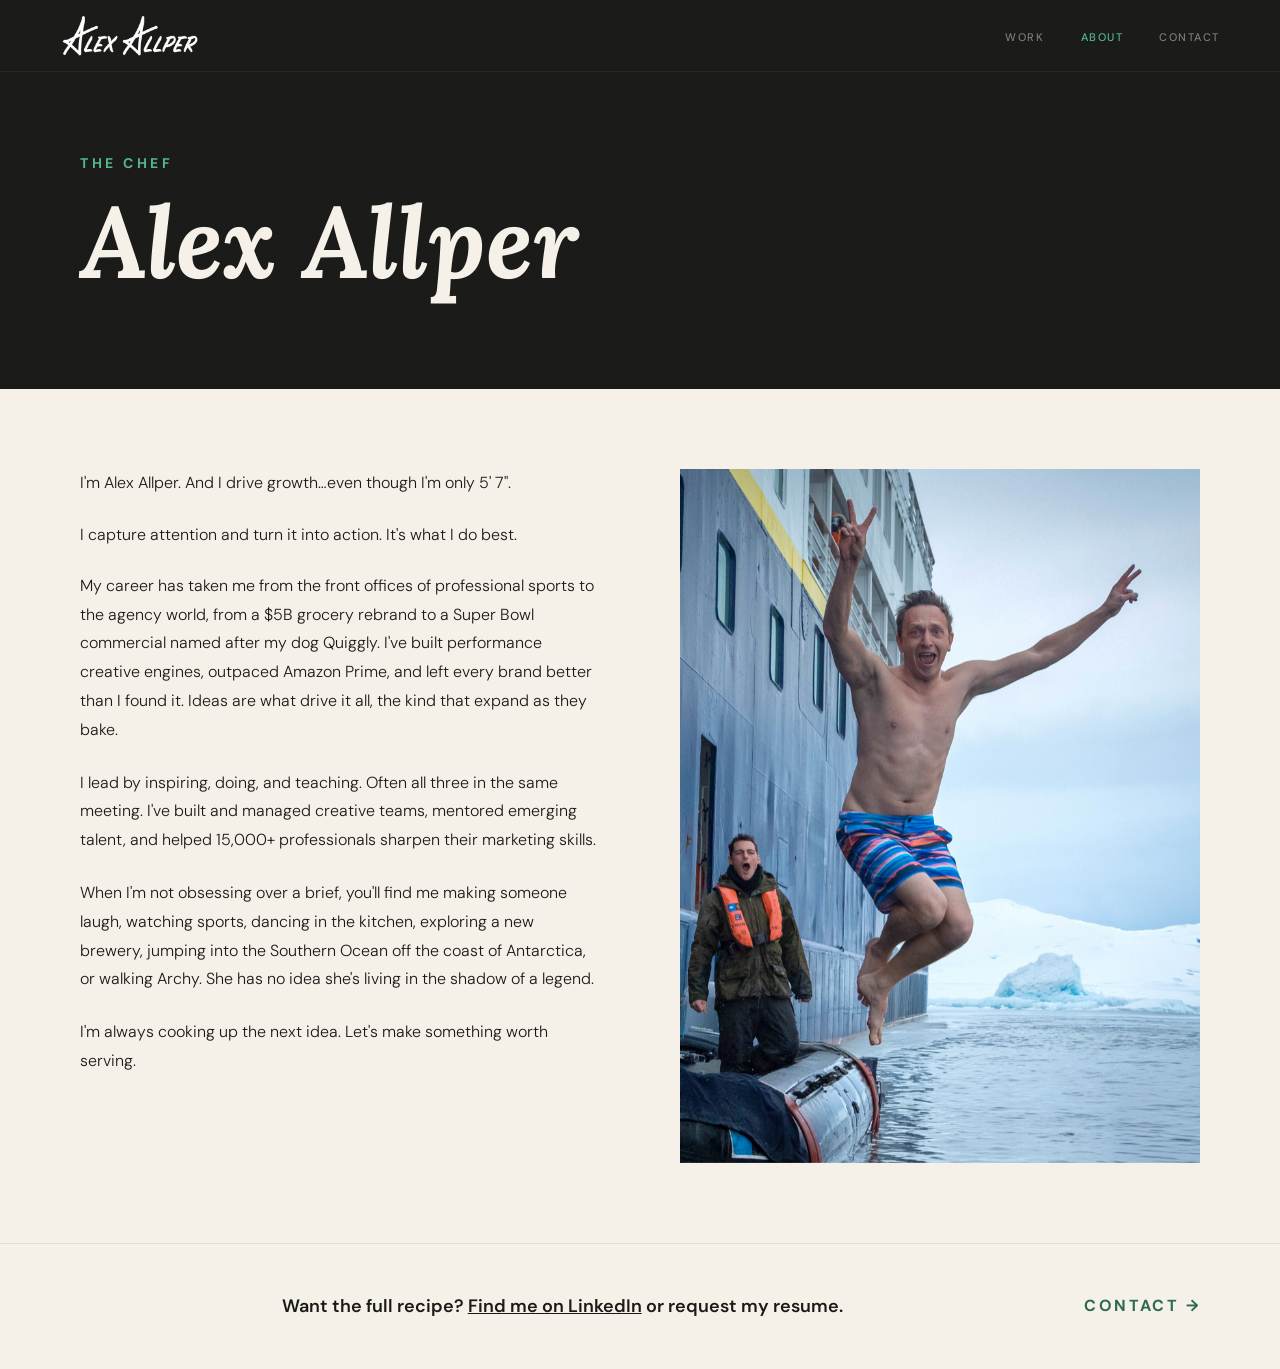
<file: about.html>
<!DOCTYPE html>
<html lang="en">
<head>
  <meta charset="UTF-8">
  <meta name="viewport" content="width=device-width, initial-scale=1.0">
  <title>About — Alex Allper</title>
  <meta name="description" content="Alex Allper, Director of Performance Creative, cooks up ideas that outgrow the brief. Same guy behind a $5B rebrand & a Super Bowl spot named after his dog.">
  <meta property="og:title" content="About — Alex Allper" />
  <meta property="og:description" content="Alex Allper, Director of Performance Creative, cooks up ideas that outgrow the brief. Same guy behind a $5B rebrand & a Super Bowl spot named after his dog." />
  <meta property="og:image" content="https://alexallper.com/assets/img/alex-photo.jpg" />
  <meta property="og:url" content="https://alexallper.com/about.html" />
  <meta property="og:type" content="website" />
  <link rel="stylesheet" href="css/style-v3.css">
  <meta name="version" content="v20260321054903">
  <link rel="icon" type="image/png" href="favicon.png">
</head>
<body>
  <nav class="nav nav--dark" id="main-nav">
    <a href="index.html" class="nav__logo"><img src="assets/img/logo-black.png" alt="Alex Allper" class="nav__logo-img nav__logo-img--dark"><img src="assets/img/logo-white.png" alt="Alex Allper" class="nav__logo-img nav__logo-img--light"></a>
    <ul class="nav__links">
      <li><a href="index.html">Work</a></li>
      <li><a href="about.html" class="active">About</a></li>
      <li><a href="contact.html">Contact</a></li>
    </ul>
  </nav>
  <section class="about-hero">
    <div class="about-hero__eyebrow">The Chef</div>
    <h1 class="about-hero__title">Alex Allper</h1>
  </section>
  <div class="about-content">
    <div class="about-copy">
      <p>I'm Alex Allper. And I drive growth…even though I'm only 5' 7".</p> 
      </p>I capture attention and turn it into action. It's what I do best.</p>
      <p>My career has taken me from the front offices of professional sports to the agency world, from a $5B grocery rebrand to a Super Bowl commercial named after my dog Quiggly. I've built performance creative engines, outpaced Amazon Prime, and left every brand better than I found it. Ideas are what drive it all, the kind that expand as they bake.</p>
      <p>I lead by inspiring, doing, and teaching. Often all three in the same meeting. I've built and managed creative teams, mentored emerging talent, and helped 15,000+ professionals sharpen their marketing skills.</p>
      <p>When I'm not obsessing over a brief, you'll find me making someone laugh, watching sports, dancing in the kitchen, exploring a new brewery, jumping into the Southern Ocean off the coast of Antarctica, or walking Archy. She has no idea she's living in the shadow of a legend.</p>
      <p>I'm always cooking up the next idea. Let's make something worth serving.</p>
    </div>
    <div class="about-image">
      <img src="assets/img/alex-photo.jpg" alt="Alex Allper">
    </div>
  </div>
  <div class="bottom-line">
    <p class="bottom-line__text" style="text-align:center;flex:1;">Want the full recipe? <a href="https://linkedin.com/in/alexallper" target="_blank" rel="noopener" style="color:inherit;text-decoration:underline;">Find me on LinkedIn</a> or request my resume.</p>
    <a href="contact.html" class="bottom-line__next">Contact →</a>
  </div>
  <script src="js/main.js"></script>
</body>
</html>
</file>
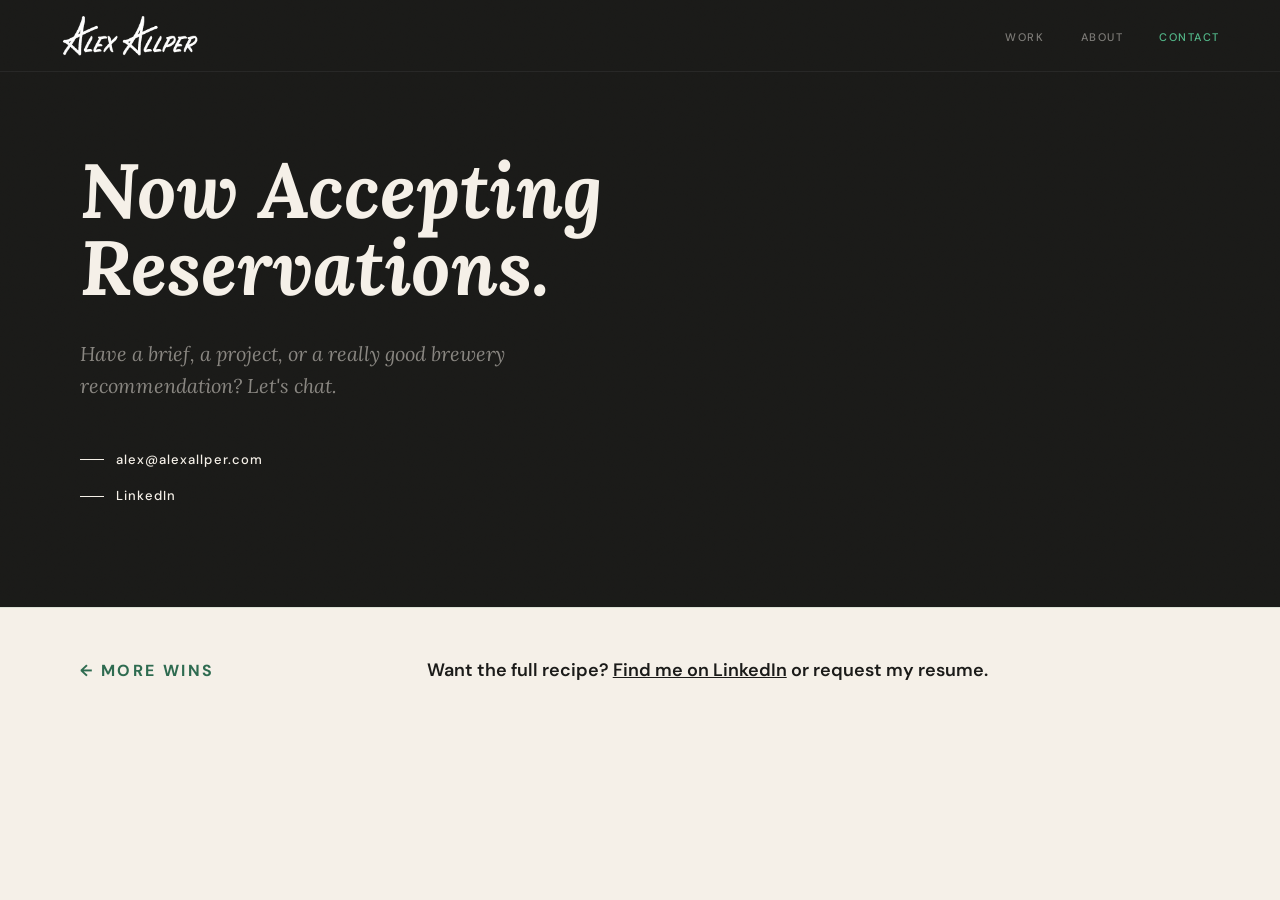
<file: contact.html>
<!DOCTYPE html>
<html lang="en">
<head>
  <meta charset="UTF-8">
  <meta name="viewport" content="width=device-width, initial-scale=1.0">
  <title>Contact — Alex Allper</title>
  <meta name="description" content="Alex Allper, Director of Performance Creative, is now accepting reservations for brands, agencies, and founders. Brewery recos also welcome.">
  <meta property="og:title" content="Contact — Alex Allper" />
  <meta property="og:description" content="Alex Allper, Director of Performance Creative, is now accepting reservations for brands, agencies, and founders. Brewery recos also welcome." />
  <meta property="og:image" content="https://alexallper.com/assets/img/alex-photo.jpg" />
  <meta property="og:url" content="https://alexallper.com/contact.html" />
  <meta property="og:type" content="website" />
  <link rel="stylesheet" href="css/style-v3.css">
  <meta name="version" content="v20260321054903">
  <link rel="icon" type="image/png" href="favicon.png">
</head>
<body>

  <nav class="nav nav--dark" id="main-nav">
    <a href="index.html" class="nav__logo"><img src="assets/img/logo-black.png" alt="Alex Allper" class="nav__logo-img nav__logo-img--dark"><img src="assets/img/logo-white.png" alt="Alex Allper" class="nav__logo-img nav__logo-img--light"></a>
    <ul class="nav__links">
      <li><a href="index.html">Work</a></li>
      <li><a href="about.html">About</a></li>
      <li><a href="contact.html" class="active">Contact</a></li>
    </ul>
  </nav>

  <section class="contact-hero">
    <h1 class="contact-hero__title">Now Accepting<br>Reservations.</h1>
    <p class="contact-hero__subhead">Have a brief, a project, or a really good brewery recommendation? Let's chat.</p>
    <div class="contact-links">
      <a href="mailto:alex@alexallper.com" class="contact-link">alex@alexallper.com</a>
      <a href="https://linkedin.com/in/alexallper" target="_blank" rel="noopener" class="contact-link">LinkedIn</a>
    </div>
  </section>

  <div class="bottom-line">
  <a href="morewins.html" class="bottom-line__prev">← More Wins</a>
  <p class="bottom-line__text" style="text-align:center;flex:1;">Want the full recipe? <a href="https://linkedin.com/in/alexallper" target="_blank" rel="noopener" style="color:inherit;text-decoration:underline;">Find me on LinkedIn</a> or request my resume.</p>
  <span></span>
</div>
  <script src="js/main.js"></script>
</body>
</html>
</file>
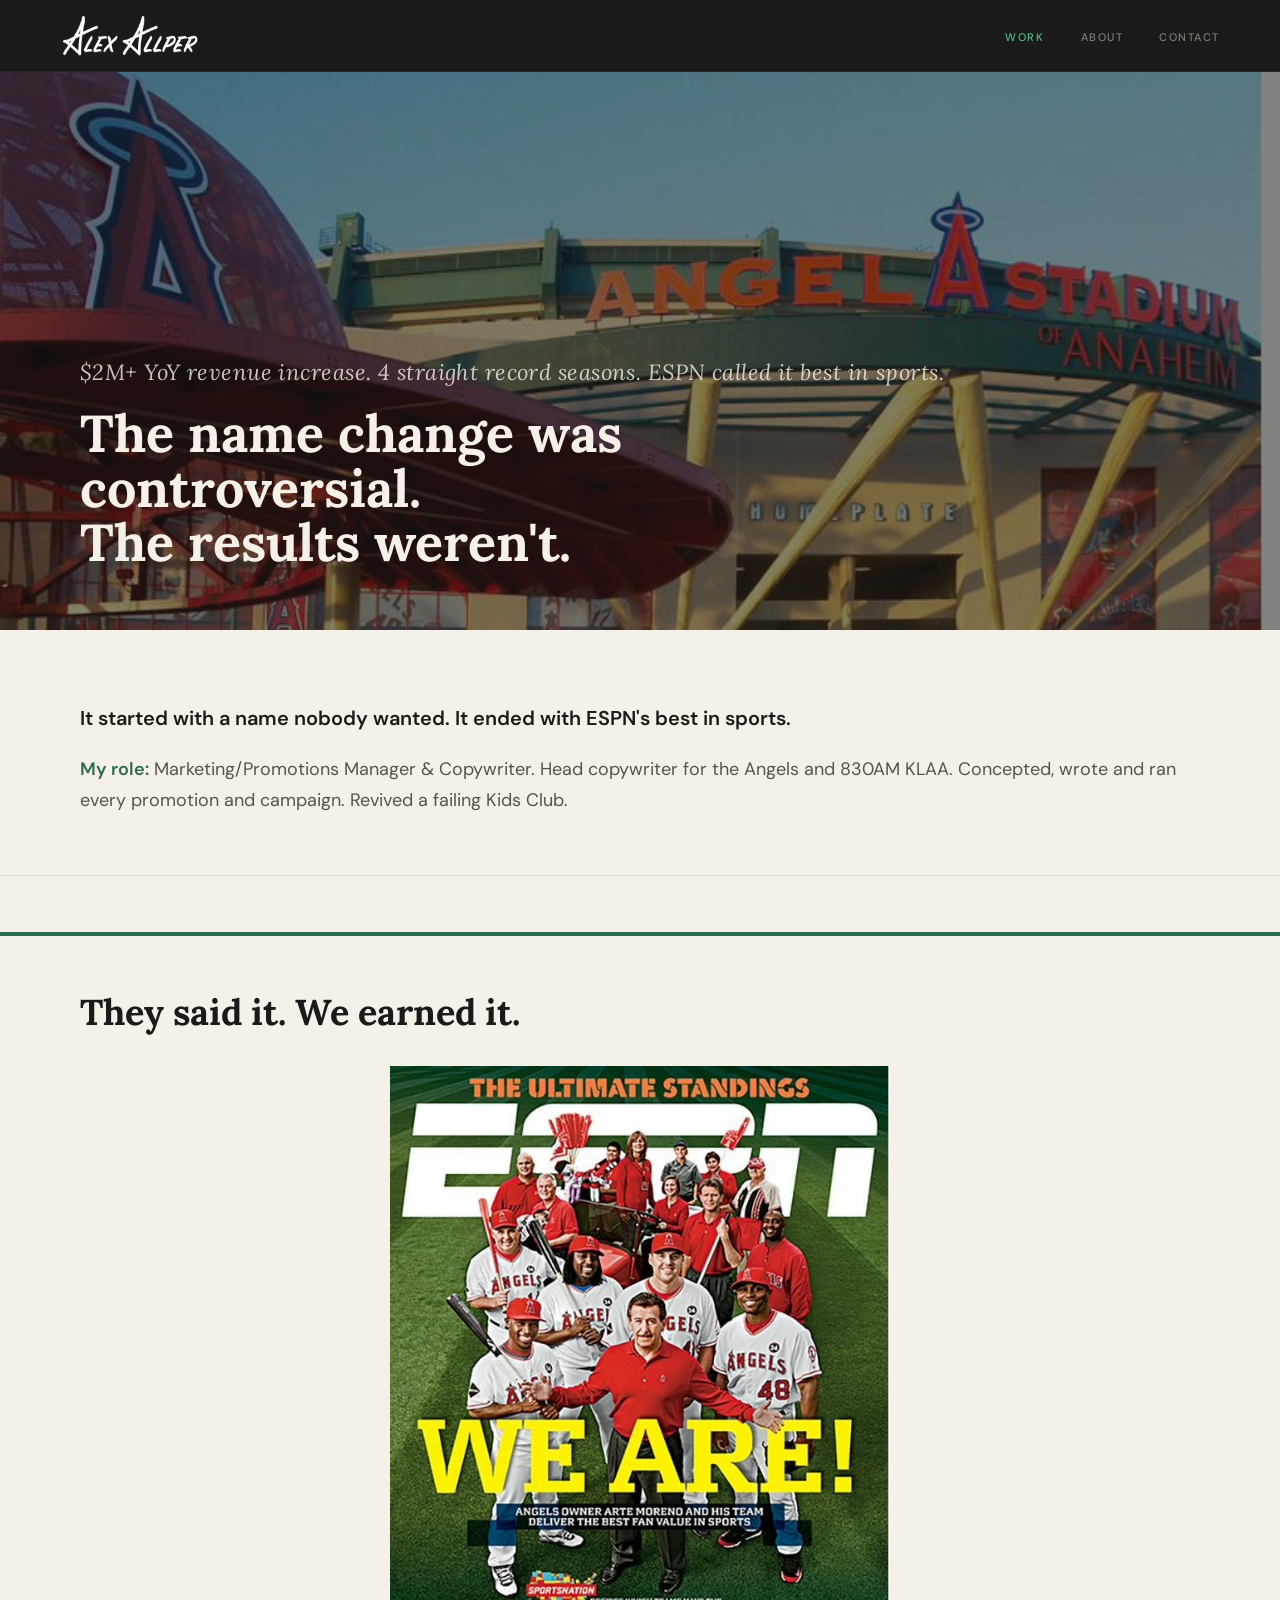
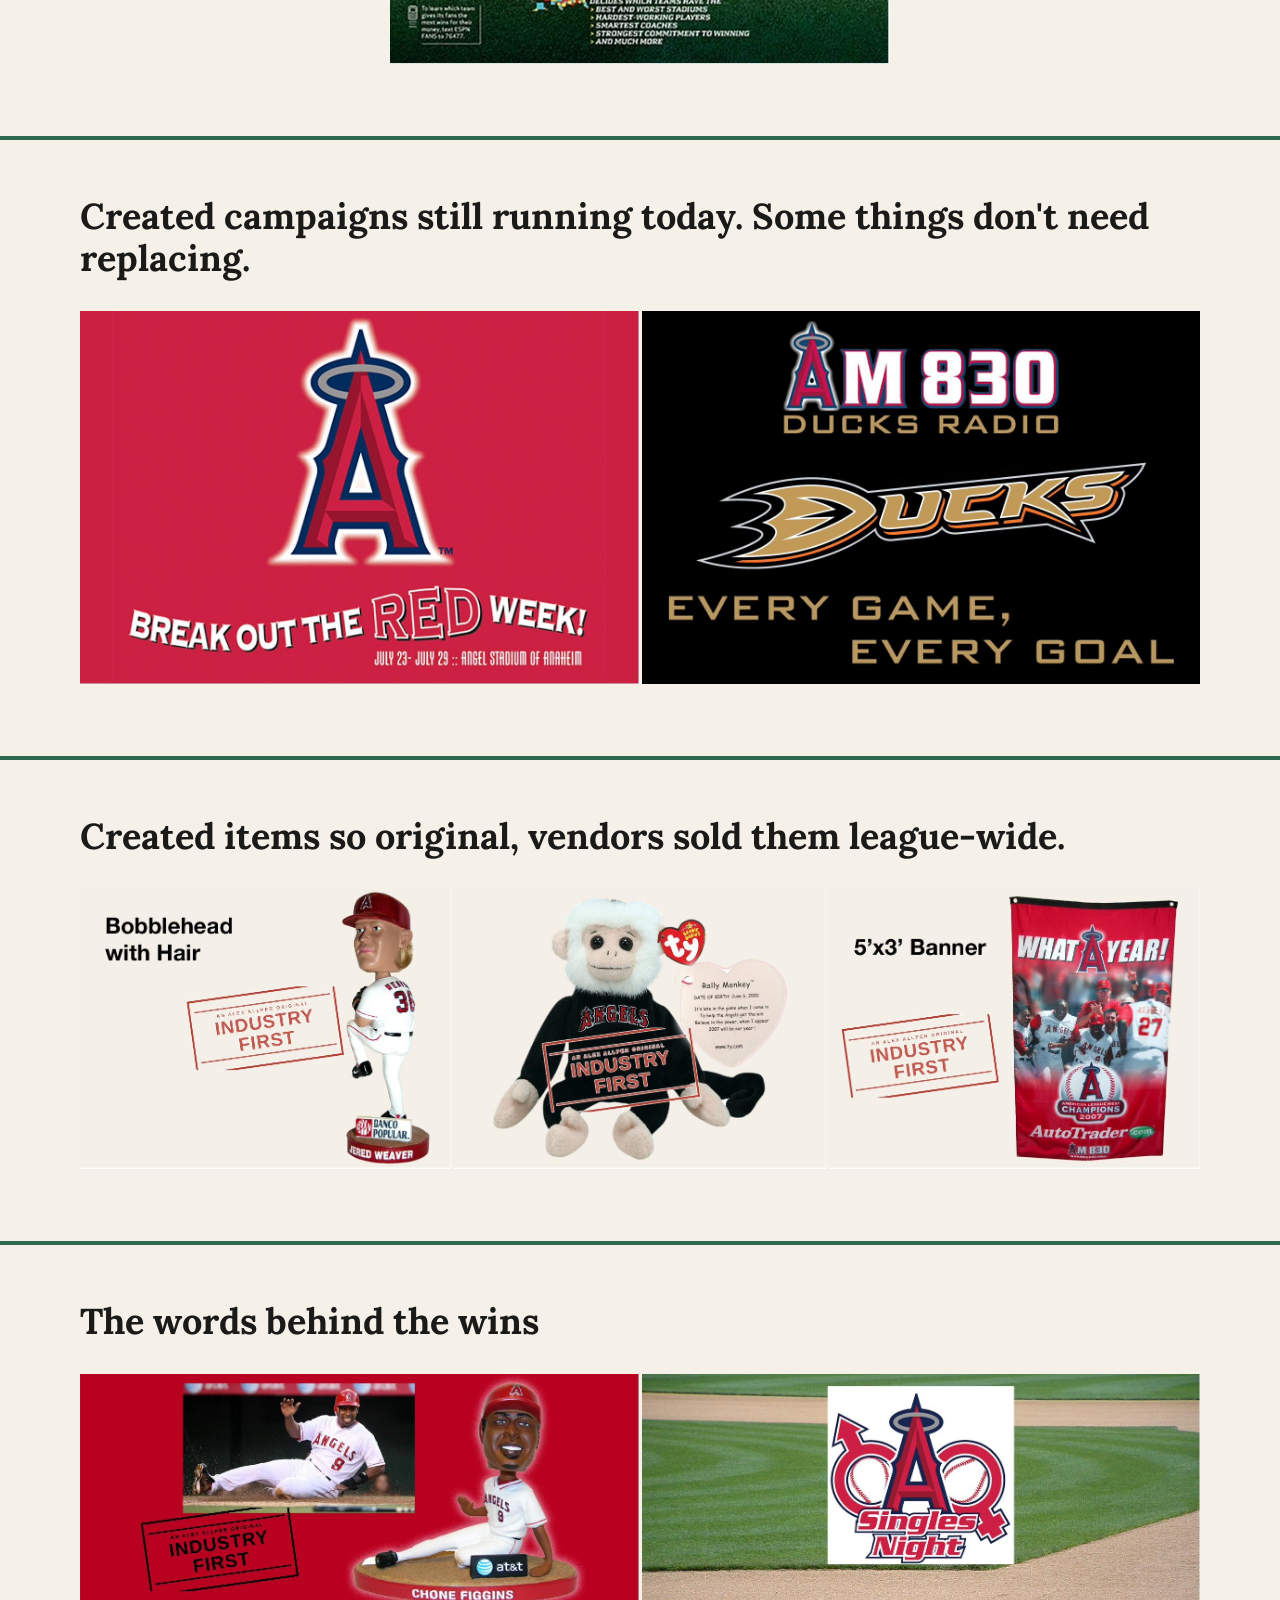
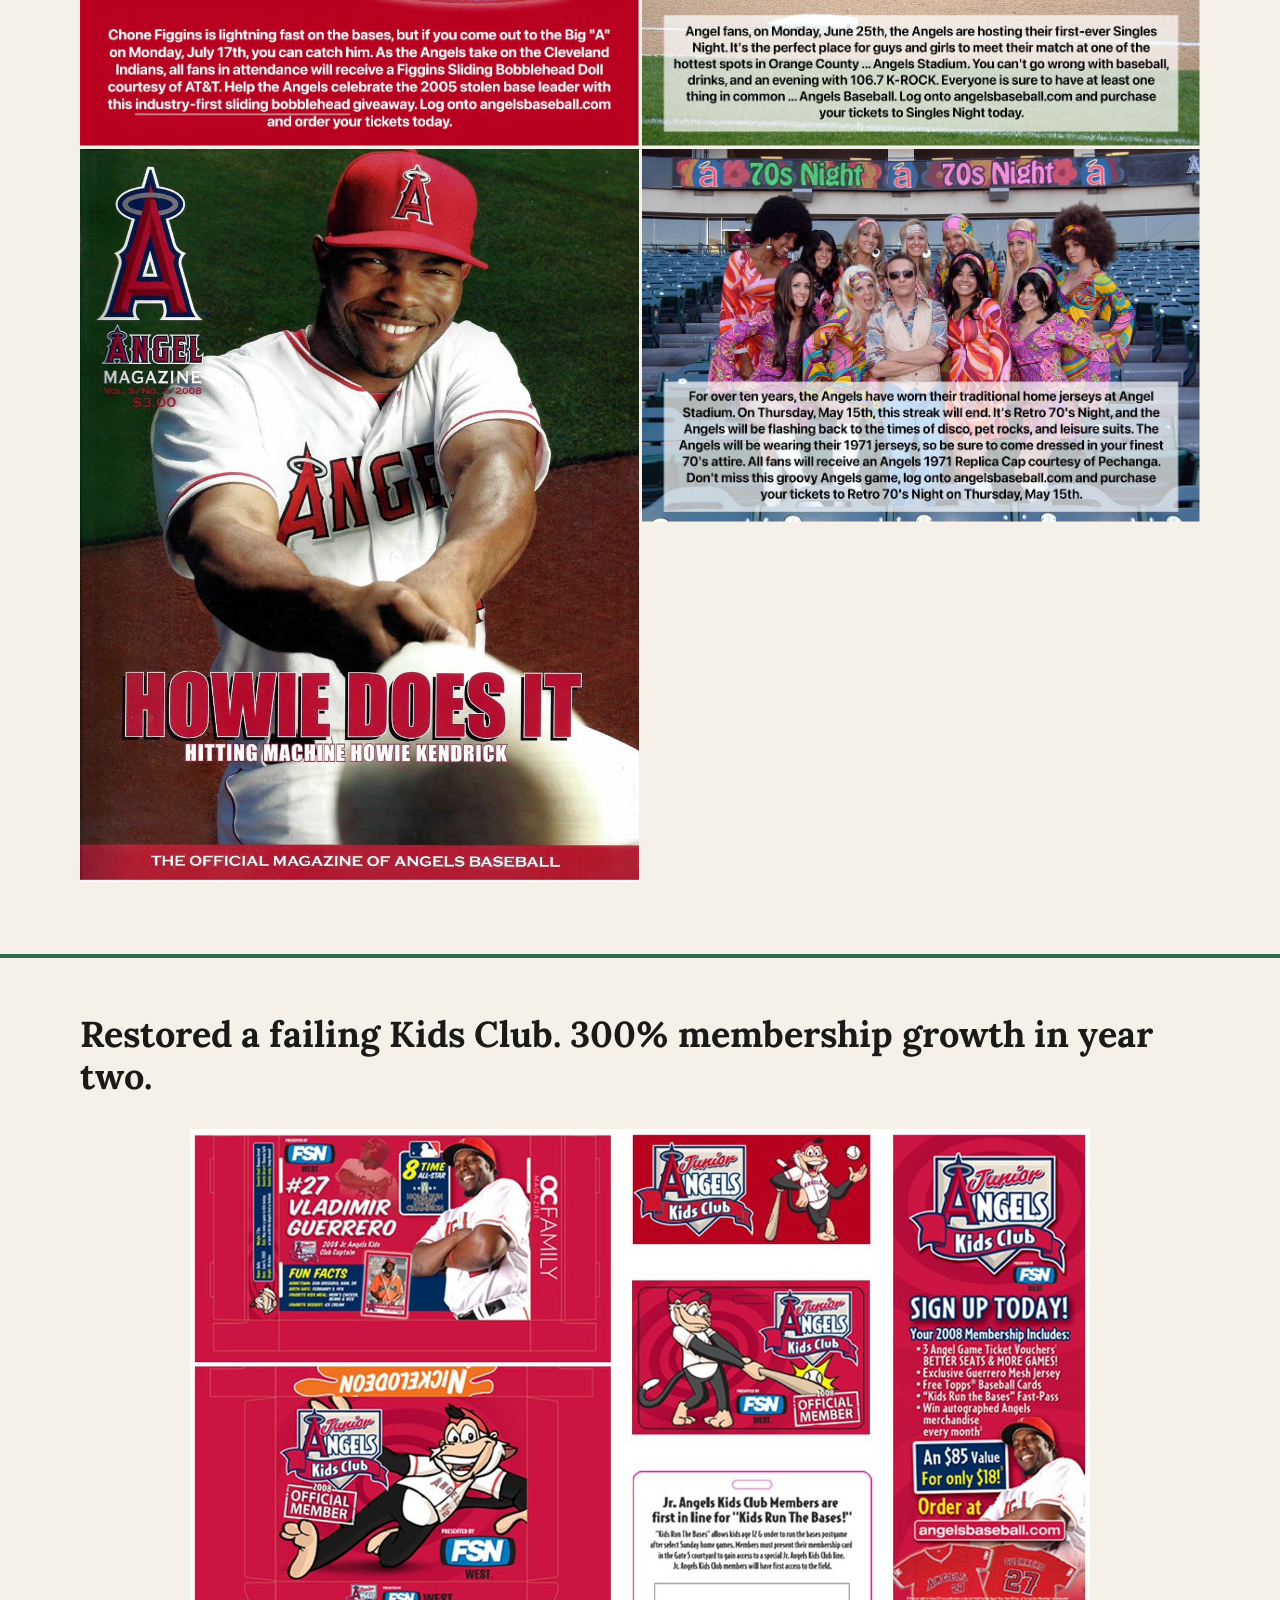
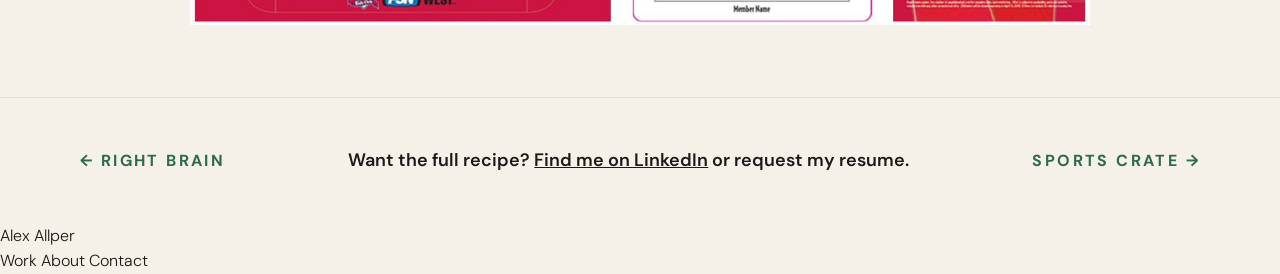
<file: laangels.html>
<!DOCTYPE html>
<html lang="en">
<head>
  <meta charset="UTF-8">
  <meta name="viewport" content="width=device-width, initial-scale=1.0">
  <title>LA Angels — Alex Allper</title>
  <meta name="description" content="Alex Allper led brand and promotional marketing for the Anaheim Angels' rebrand to LA Angels, driving $2-3M in revenue and record attendance for 4 seasons.">
  <meta property="og:title" content="LA Angels — Alex Allper" />
  <meta property="og:description" content="Alex Allper led brand and promotional marketing for the Anaheim Angels' rebrand to LA Angels, driving $2-3M in revenue and record attendance for 4 seasons." />
  <meta property="og:image" content="https://alexallper.com/assets/img/laangels-hero.jpg" />
  <meta property="og:url" content="https://alexallper.com/laangels.html" />
  <meta property="og:type" content="website" />
  <link rel="stylesheet" href="css/style-v3.css">
  <meta name="version" content="v20260321054903">
  <link rel="icon" type="image/png" href="favicon.png">
</head>
<body class="page-laangels">

  <nav class="nav nav--dark" id="main-nav">
    <a href="index.html" class="nav__logo"><img src="assets/img/logo-black.png" alt="Alex Allper" class="nav__logo-img nav__logo-img--dark"><img src="assets/img/logo-white.png" alt="Alex Allper" class="nav__logo-img nav__logo-img--light"></a>
    <ul class="nav__links">
      <li><a href="index.html" class="active">Work</a></li>
      <li><a href="about.html">About</a></li>
      <li><a href="contact.html">Contact</a></li>
    </ul>
  </nav>

  <section class="client-hero laangels-hero">
    <img src="assets/img/laangels-hero.jpg" alt="LA Angels" class="client-hero__image">
    <div class="client-hero__content">
      <p class="client-hero__stat">$2M+ YoY revenue increase. 4 straight record seasons. ESPN called it best in sports.</p>
      <h1 class="client-hero__headline">The name change was controversial.<br>The results weren't.</h1>
    </div>
  </section>

  <div class="client-opening">
    <p>It started with a name nobody wanted. It ended with ESPN's best in sports.</p>
        <p class="client-opening__role"><strong>My role:</strong> Marketing/Promotions Manager &amp; Copywriter. Head copywriter for the Angels and 830AM KLAA. Concepted, wrote and ran every promotion and campaign. Revived a failing Kids Club.</p>
  </div>

  <div class="work-section">
    <div class="work-label">They said it. We earned it.</div>
    <div style="display:flex;justify-content:center;">
      <img src="assets/img/laangels-espn.jpg" alt="ESPN coverage" style="max-width:500px;width:100%;display:block;border:none;outline:none;">
    </div>
  </div>

  <div class="work-section">
    <div class="work-label">Created campaigns still running today. Some things don't need replacing.</div>
    <div class="work-grid work-grid--2">
      <div class="work-item">
        <img src="assets/img/laangels-campaign-1.jpg" alt="Break Out the Red Week campaign" class="work-item__image work-item__image--press">
      </div>
      <div class="work-item">
        <img src="assets/img/laangels-campaign-2.jpg" alt="Ducks Radio campaign" class="work-item__image work-item__image--press">
      </div>
    </div>
  </div>

  <div class="work-section">
    <div class="work-label">Created items so original, vendors sold them league-wide.</div>
    <div class="work-grid work-grid--3">
      <div class="work-item">
        <img src="assets/img/laangels-promo-1.jpg" alt="Promo item" class="work-item__image work-item__image--press">
      </div>
      <div class="work-item">
        <img src="assets/img/laangels-promo-2.jpg" alt="Promo item" class="work-item__image work-item__image--press">
      </div>
      <div class="work-item">
        <img src="assets/img/laangels-promo-3.jpg" alt="Promo item" class="work-item__image work-item__image--press">
      </div>
    </div>
  </div>

  <div class="work-section">
    <div class="work-label">The words behind the wins</div>
    <div class="work-grid work-grid--2">
      <div class="work-item">
        <img src="assets/img/laangels-copy-1.jpg" alt="Copywriting" class="work-item__image work-item__image--press">
      </div>
      <div class="work-item">
        <img src="assets/img/laangels-copy-2.jpg" alt="Copywriting" class="work-item__image work-item__image--press">
      </div>
      <div class="work-item">
        <img src="assets/img/laangels-copy-3.jpg" alt="Copywriting" class="work-item__image work-item__image--press">
      </div>
      <div class="work-item">
        <img src="assets/img/laangels-copy-4.jpg" alt="Copywriting" class="work-item__image work-item__image--press">
      </div>
    </div>
  </div>

  <div class="work-section">
    <div class="work-label">Restored a failing Kids Club. 300% membership growth in year two.</div>
    <div class="work-item work-item--full">
      <img src="assets/img/laangels-kids-1.jpg" alt="Kids Club" class="work-item__image work-item__image--press" style="max-width:900px;margin:0 auto;">
    </div>
  </div>

  <div class="bottom-line">
    <a href="rightbrain.html" class="bottom-line__prev">← Right Brain</a>
    <p class="bottom-line__text" style="text-align:center;flex:1;">Want the full recipe? <a href="https://linkedin.com/in/alexallper" target="_blank" rel="noopener" style="color:inherit;text-decoration:underline;">Find me on LinkedIn</a> or request my resume.</p>
    <a href="sportscrate.html" class="bottom-line__next">Sports Crate →</a>
  </div>

  <footer class="footer">
    <div class="footer__logo">Alex Allper</div>
    <nav class="footer__links">
      <a href="index.html">Work</a>
      <a href="about.html">About</a>
      <a href="contact.html">Contact</a>
    </nav>
    <div class="footer__copy"><a href="/cdn-cgi/l/email-protection" class="__cf_email__" data-cfemail="a3c2cfc6dbe3c2cfc6d
</file>
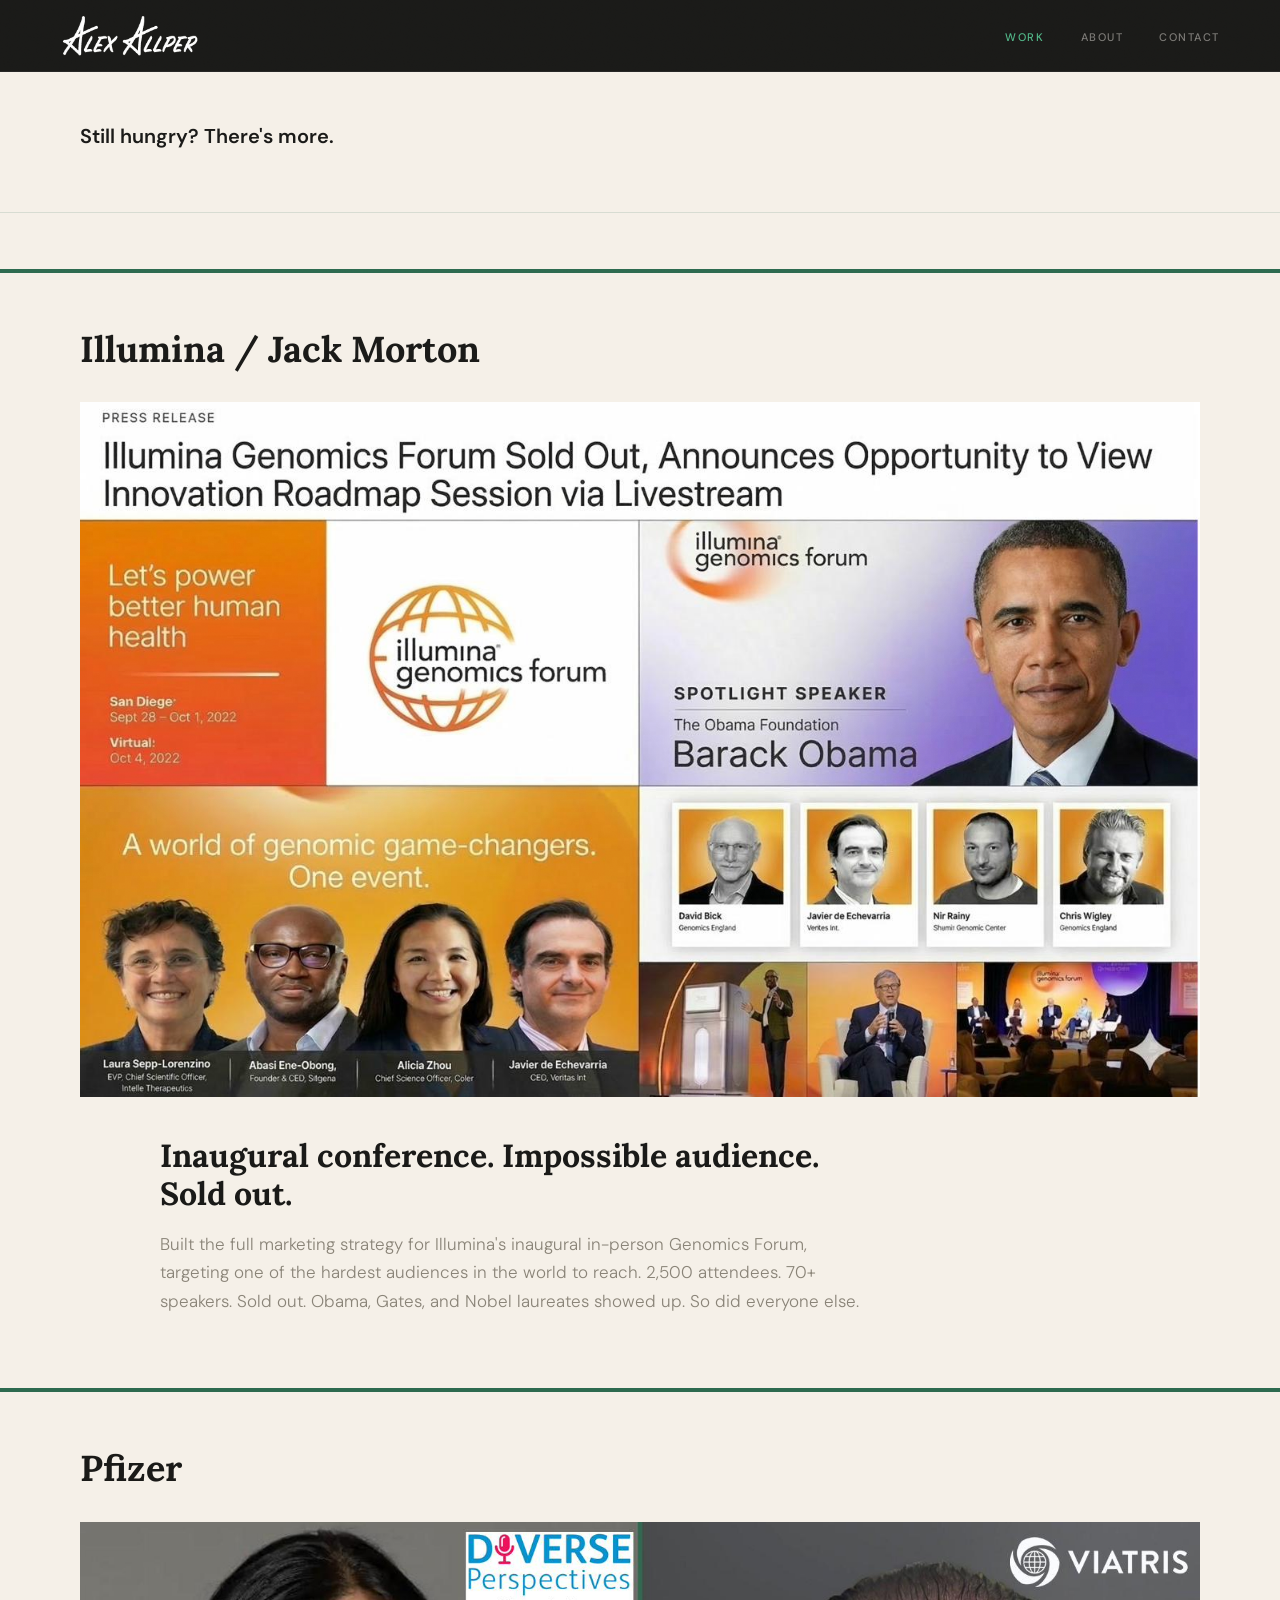
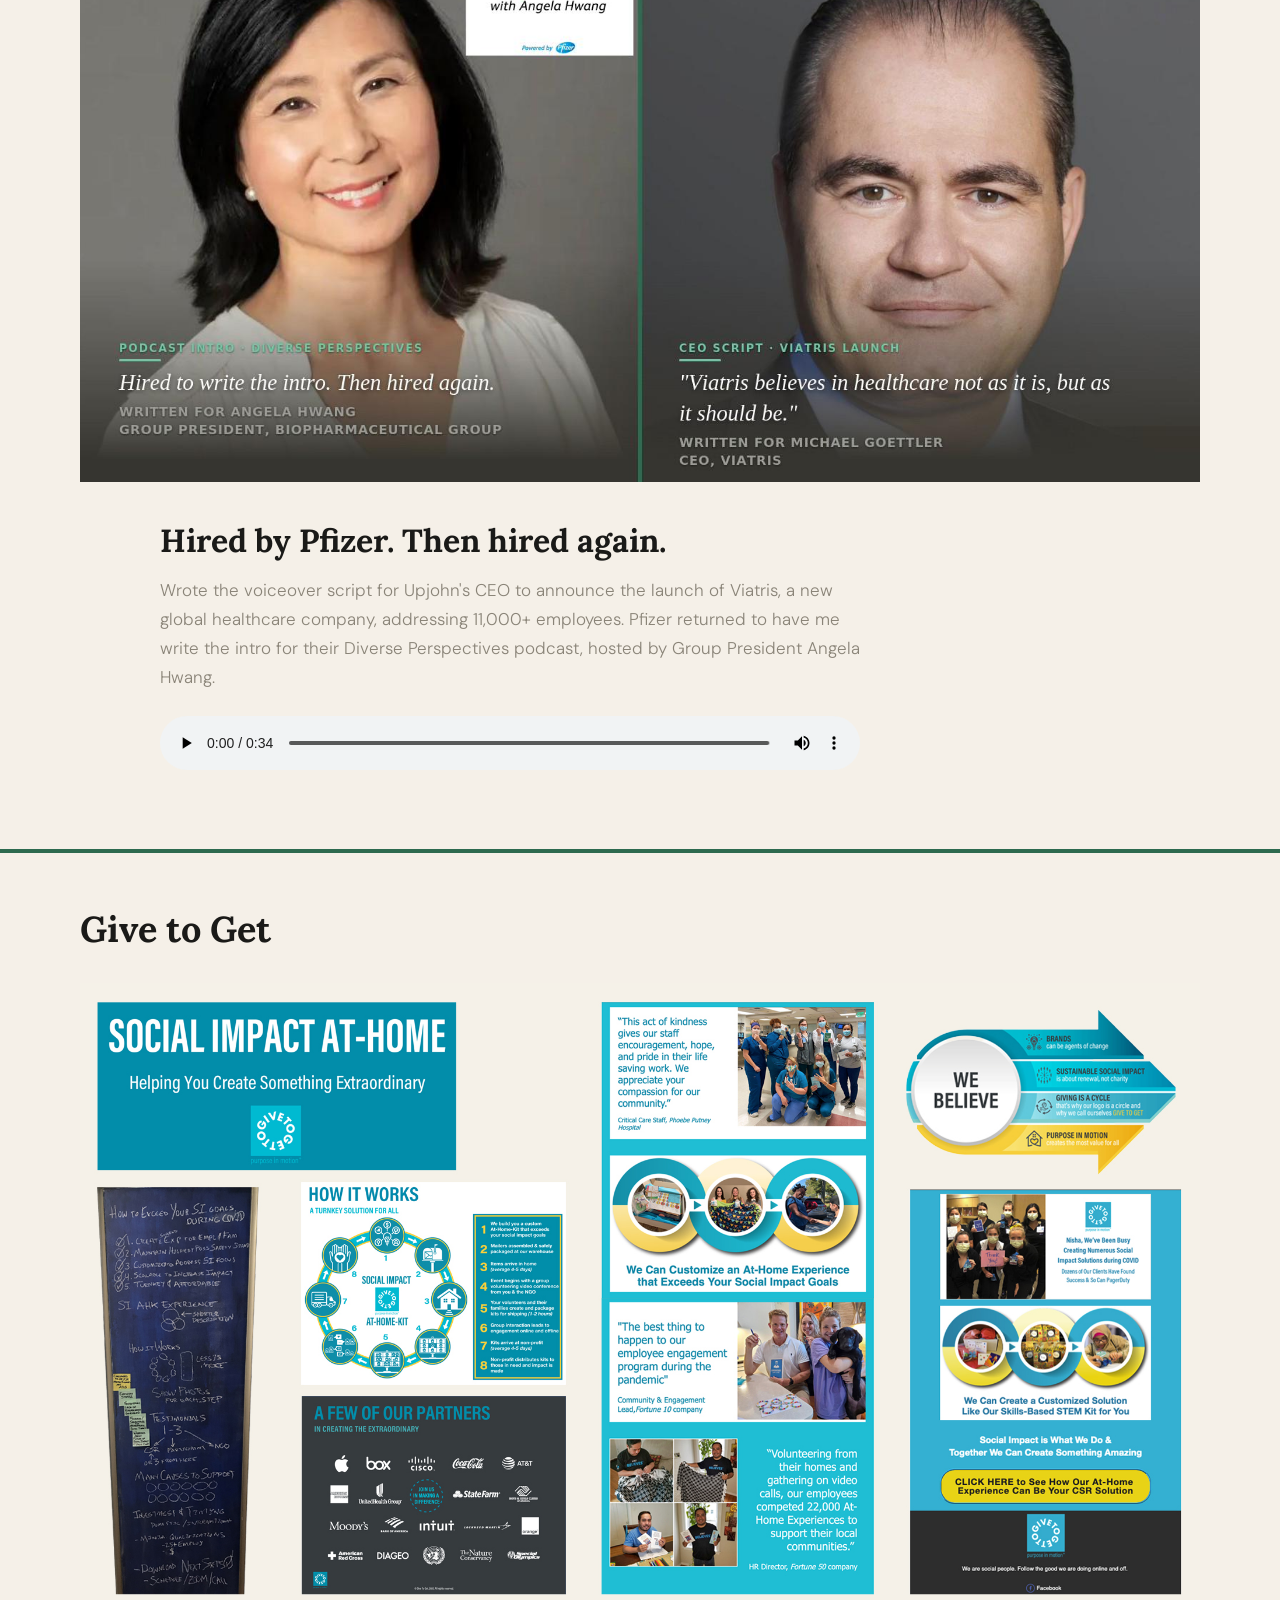
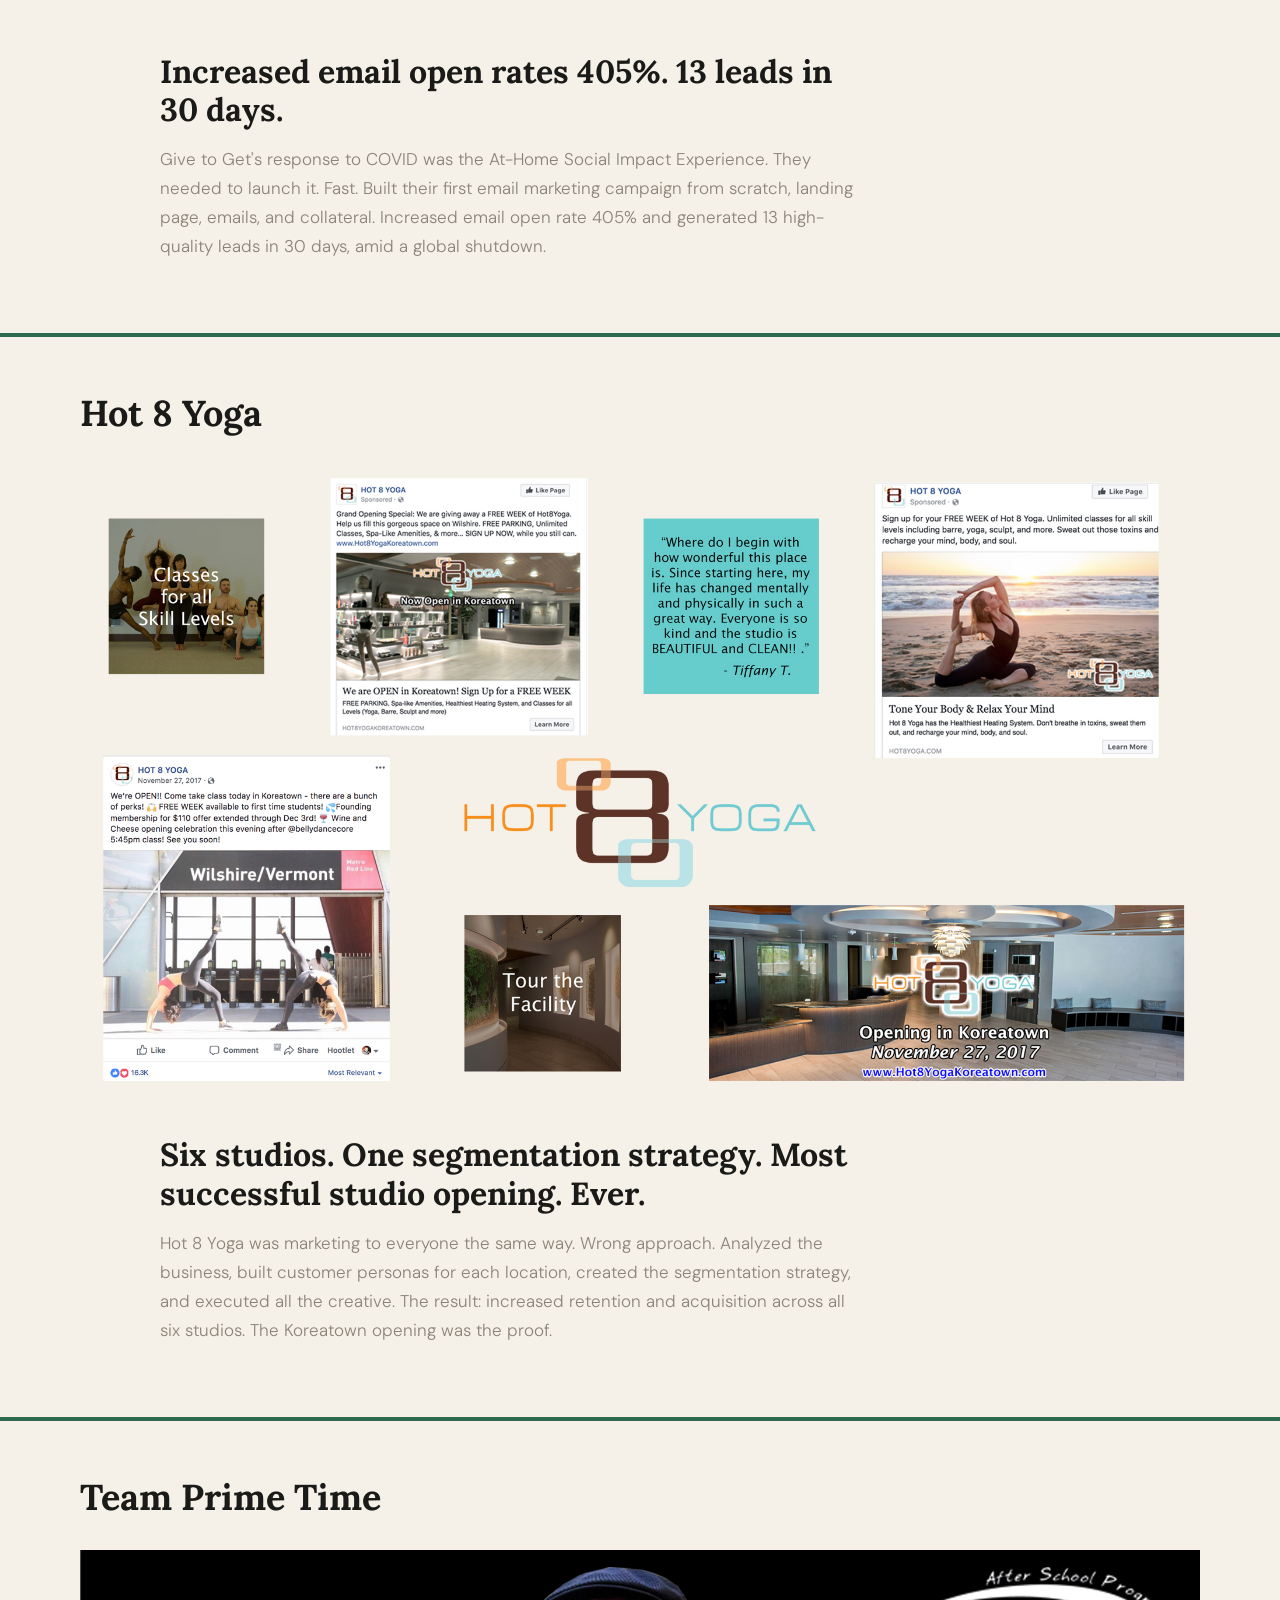
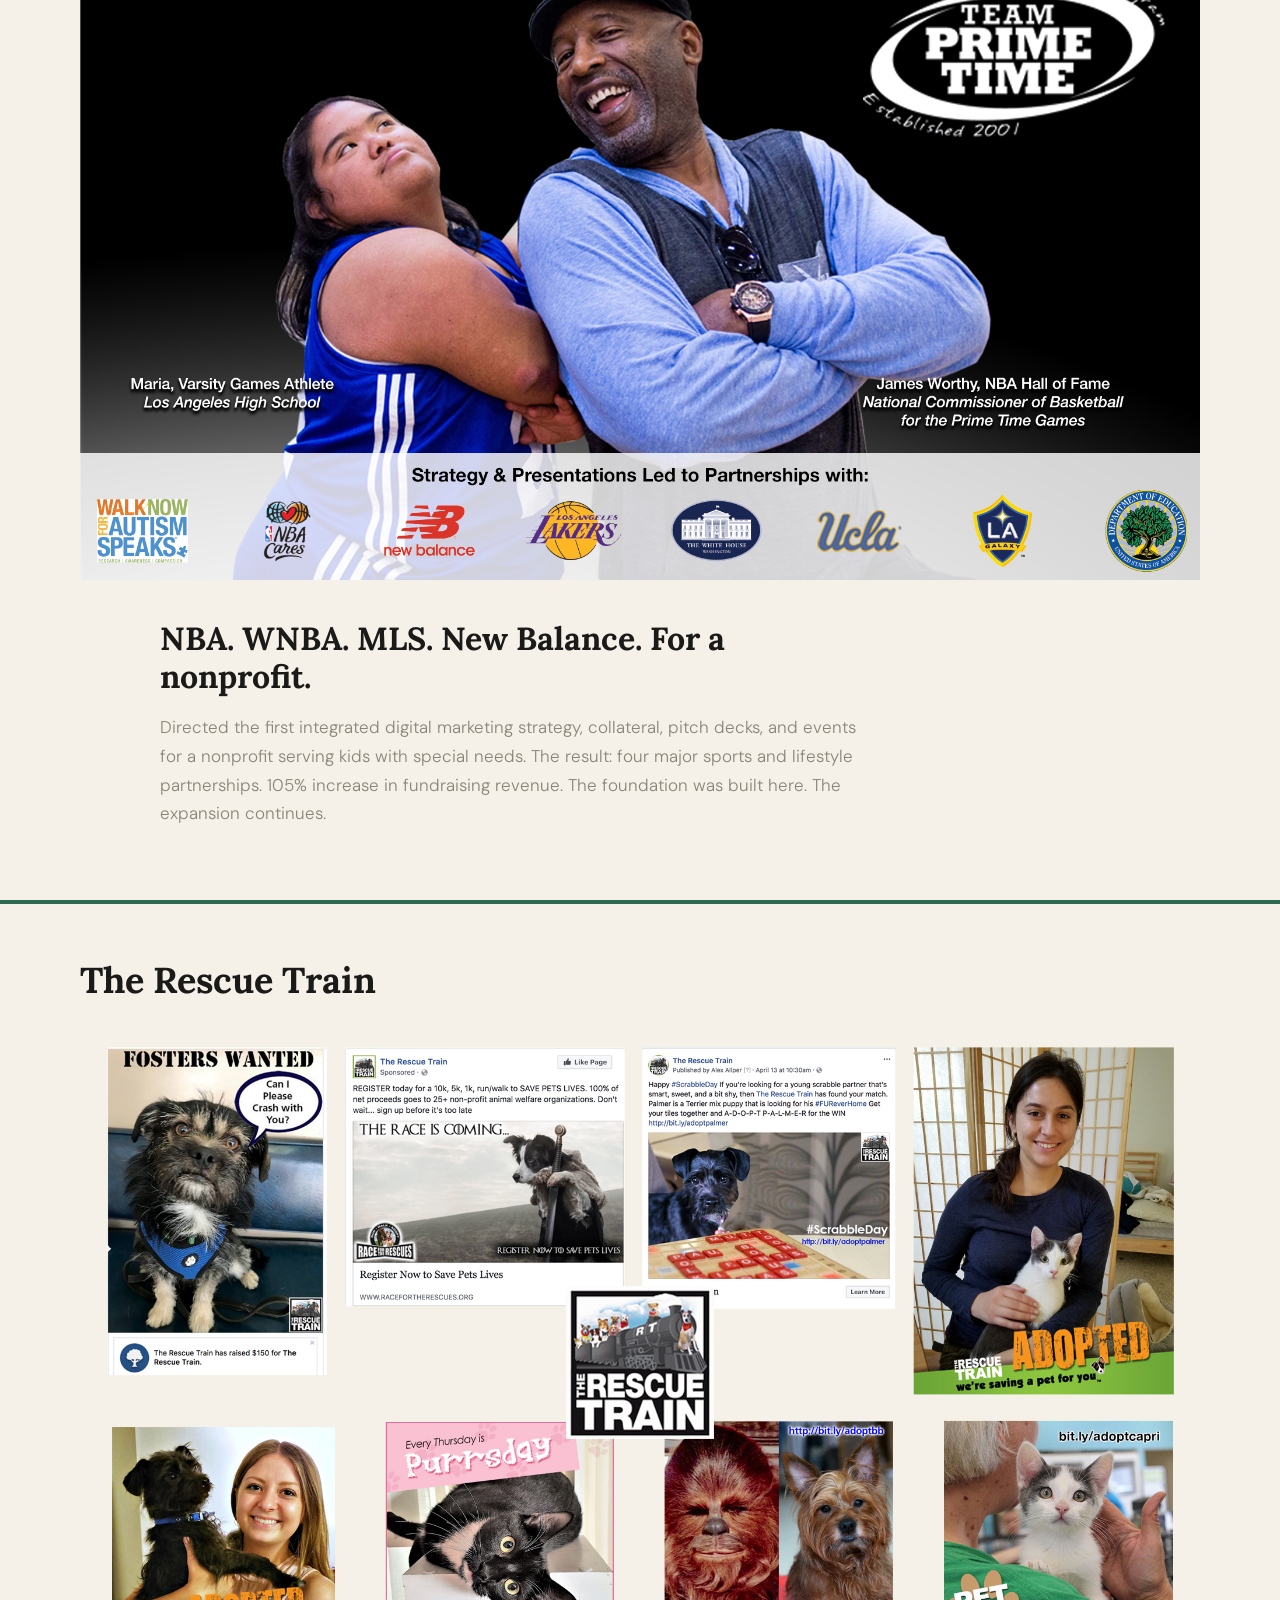
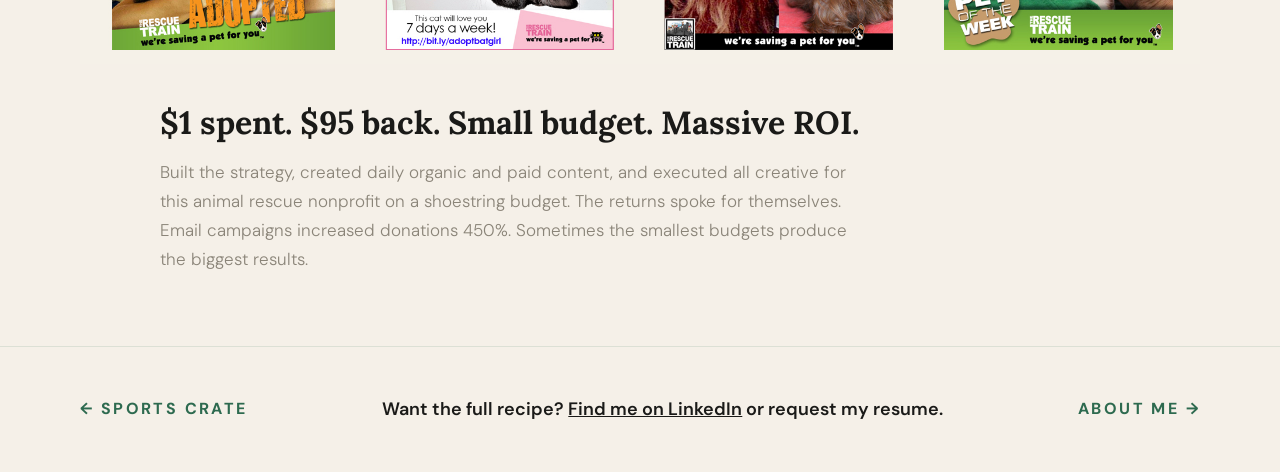
<file: morewins.html>
<!DOCTYPE html>
<html lang="en">
<head>
  <meta charset="UTF-8">
  <meta name="viewport" content="width=device-width, initial-scale=1.0">
  <title>More Wins — Alex Allper</title>
  <meta name="description" content="Alex Allper's work spans Pfizer (VO), Illumina (marketing strategy), Give to Get (email), Hot 8 Yoga (audience segmentation), Team Prime Time (sports), & more.">
  <meta property="og:title" content="More Wins — Alex Allper" />
  <meta property="og:description" content="Alex Allper's work spans Pfizer (VO), Illumina (marketing strategy), Give to Get (email), Hot 8 Yoga (audience segmentation), Team Prime Time (sports), & more." />
  <meta property="og:image" content="https://alexallper.com/assets/img/morewins-hero.jpg" />
  <meta property="og:url" content="https://alexallper.com/morewins.html" />
  <meta property="og:type" content="website" />
  <link rel="stylesheet" href="css/style-v3.css">
  <meta name="version" content="v20260324">
  <link rel="icon" type="image/png" href="favicon.png">
</head>
<body>

  <nav class="nav nav--dark" id="main-nav">
    <a href="index.html" class="nav__logo"><img src="assets/img/logo-black.png" alt="Alex Allper" class="nav__logo-img nav__logo-img--dark"><img src="assets/img/logo-white.png" alt="Alex Allper" class="nav__logo-img nav__logo-img--light"></a>
    <ul class="nav__links">
      <li><a href="index.html" class="active">Work</a></li>
      <li><a href="about.html">About</a></li>
      <li><a href="contact.html">Contact</a></li>
    </ul>
  </nav>

  <div class="client-opening" style="padding-top:calc(var(--nav-height) + 48px);">
    <p>Still hungry? There's more.</p>
  </div>

  <!-- Illumina -->
  <div class="work-section">
    <div class="work-label">Illumina / Jack Morton</div>
    <div class="work-item work-item--full">
      <img src="assets/img/illumina-hero.jpg" alt="Illumina" class="work-item__image work-item__image--press">
    </div>
    <div class="mw-editorial">
      <h2 class="mw-headline">Inaugural conference. Impossible audience. Sold out.</h2>
      <p class="mw-copy">Built the full marketing strategy for Illumina's inaugural in-person Genomics Forum, targeting one of the hardest audiences in the world to reach. 2,500 attendees. 70+ speakers. Sold out. Obama, Gates, and Nobel laureates showed up. So did everyone else.</p>
    </div>
  </div>

  <!-- Pfizer -->
  <div class="work-section">
    <div class="work-label">Pfizer</div>
    <div class="work-item work-item--full">
      <img src="assets/img/pfizer-hero.jpg" alt="Pfizer" class="work-item__image work-item__image--press">
    </div>
    <div class="mw-editorial">
      <h2 class="mw-headline">Hired by Pfizer. Then hired again.</h2>
      <p class="mw-copy">Wrote the voiceover script for Upjohn's CEO to announce the launch of Viatris, a new global healthcare company, addressing 11,000+ employees. Pfizer returned to have me write the intro for their Diverse Perspectives podcast, hosted by Group President Angela Hwang.</p>
      <audio controls style="width:100%;margin-top:24px;accent-color:#2D6A4F;">
        <source src="assets/audio/diverse-perspectives-podcast.mp3" type="audio/mpeg">
      </audio>
    </div>
  </div>

  <!-- Give to Get -->
  <div class="work-section">
    <div class="work-label">Give to Get</div>
    <div class="work-item work-item--full">
      <img src="assets/img/givetoget-hero.jpg" alt="Give to Get" class="work-item__image work-item__image--press">
    </div>
    <div class="mw-editorial">
      <h2 class="mw-headline">Increased email open rates 405%. 13 leads in 30 days.</h2>
      <p class="mw-copy">Give to Get's response to COVID was the At-Home Social Impact Experience. They needed to launch it. Fast. Built their first email marketing campaign from scratch, landing page, emails, and collateral. Increased email open rate 405% and generated 13 high-quality leads in 30 days, amid a global shutdown.</p>
    </div>
  </div>

  <!-- Hot 8 Yoga -->
  <div class="work-section">
    <div class="work-label">Hot 8 Yoga</div>
    <div class="work-item work-item--full">
      <img src="assets/img/hot8yoga-hero.jpg" alt="Hot 8 Yoga" class="work-item__image work-item__image--press">
    </div>
    <div class="mw-editorial">
      <h2 class="mw-headline">Six studios. One segmentation strategy. Most successful studio opening. Ever.</h2>
      <p class="mw-copy">Hot 8 Yoga was marketing to everyone the same way. Wrong approach. Analyzed the business, built customer personas for each location, created the segmentation strategy, and executed all the creative. The result: increased retention and acquisition across all six studios. The Koreatown opening was the proof.</p>
    </div>
  </div>

  <!-- Team Prime Time -->
  <div class="work-section">
    <div class="work-label">Team Prime Time</div>
    <div class="work-item work-item--full">
      <img src="assets/img/teamprimetime-hero.jpg" alt="Team Prime Time" class="work-item__image work-item__image--press">
    </div>
    <div class="mw-editorial">
      <h2 class="mw-headline">NBA. WNBA. MLS. New Balance. For a nonprofit.</h2>
      <p class="mw-copy">Directed the first integrated digital marketing strategy, collateral, pitch decks, and events for a nonprofit serving kids with special needs. The result: four major sports and lifestyle partnerships. 105% increase in fundraising revenue. The foundation was built here. The expansion continues.</p>
    </div>
  </div>

  <!-- The Rescue Train -->
  <div class="work-section">
    <div class="work-label">The Rescue Train</div>
    <div class="work-item work-item--full">
      <img src="assets/img/rescuetrain-hero.jpg" alt="The Rescue Train" class="work-item__image work-item__image--press">
    </div>
    <div class="mw-editorial">
      <h2 class="mw-headline">$1 spent. $95 back. Small budget. Massive ROI.</h2>
      <p class="mw-copy">Built the strategy, created daily organic and paid content, and executed all creative for this animal rescue nonprofit on a shoestring budget. The returns spoke for themselves. Email campaigns increased donations 450%. Sometimes the smallest budgets produce the biggest results.</p>
    </div>
  </div>

<div class="bottom-line">
  <a href="sportscrate.html" class="bottom-line__prev">← Sports Crate</a>
  <p class="bottom-line__text" style="text-align:center;flex:1;">Want the full recipe? <a href="https://linkedin.com/in/alexallper" target="_blank" rel="noopener" style="color:inherit;text-decoration:underline;">Find me on LinkedIn</a> or request my resume.</p>
  <a href="about.html" class="bottom-line__next">About Me →</a>
</div>

  <script src="js/main.js"></script>
</body>
</html>
</file>
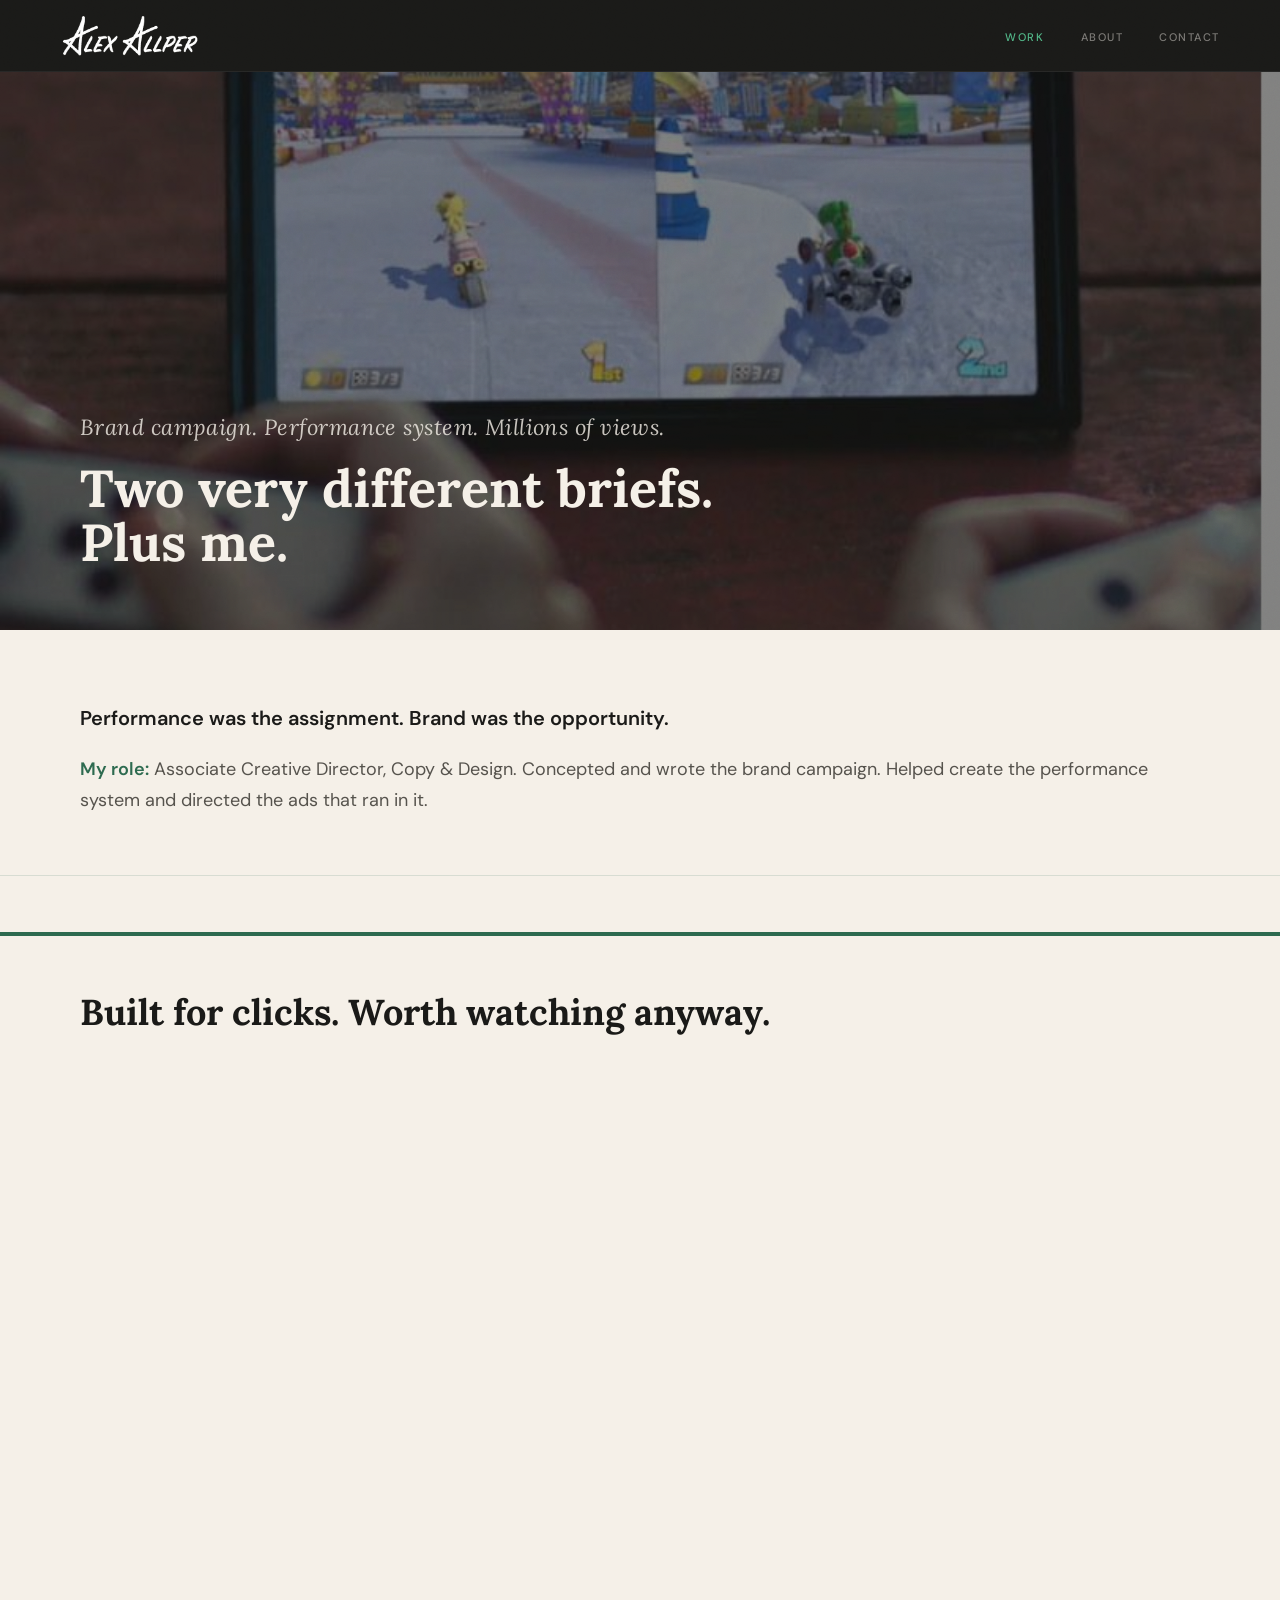
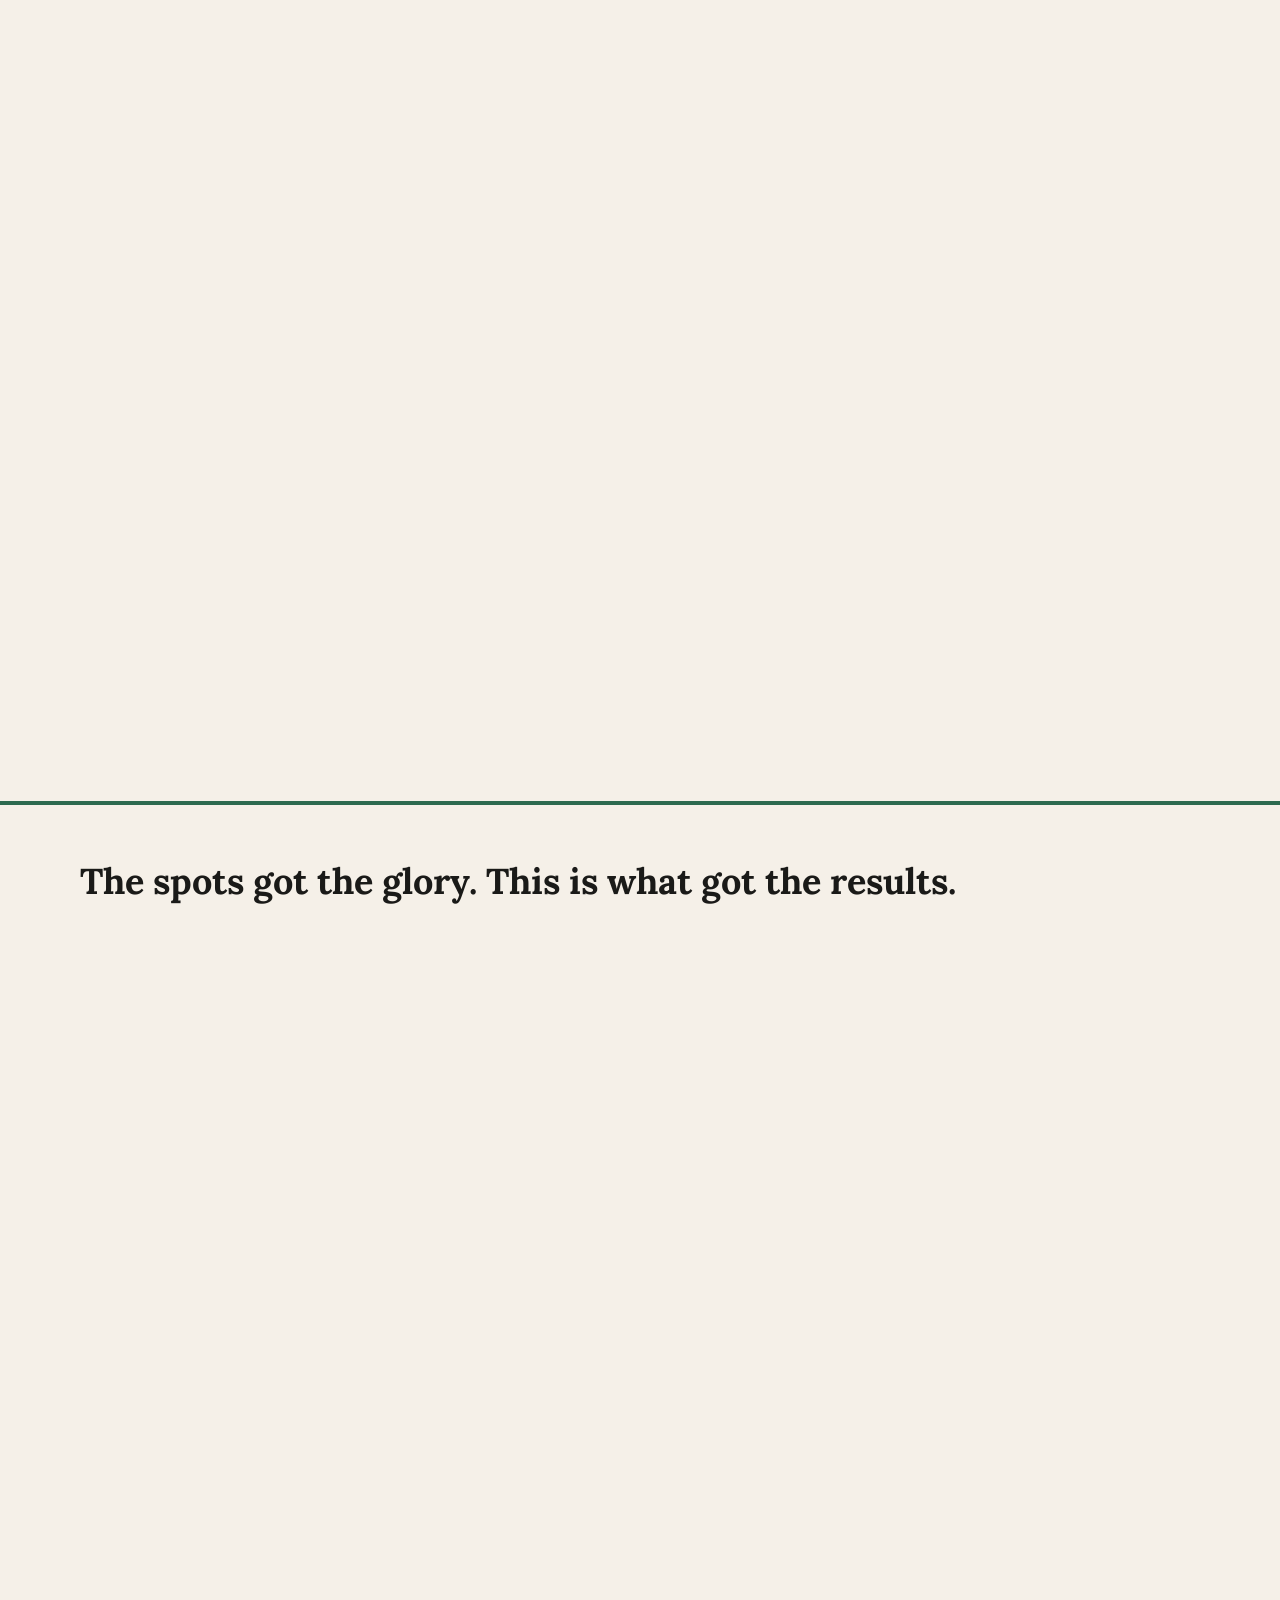
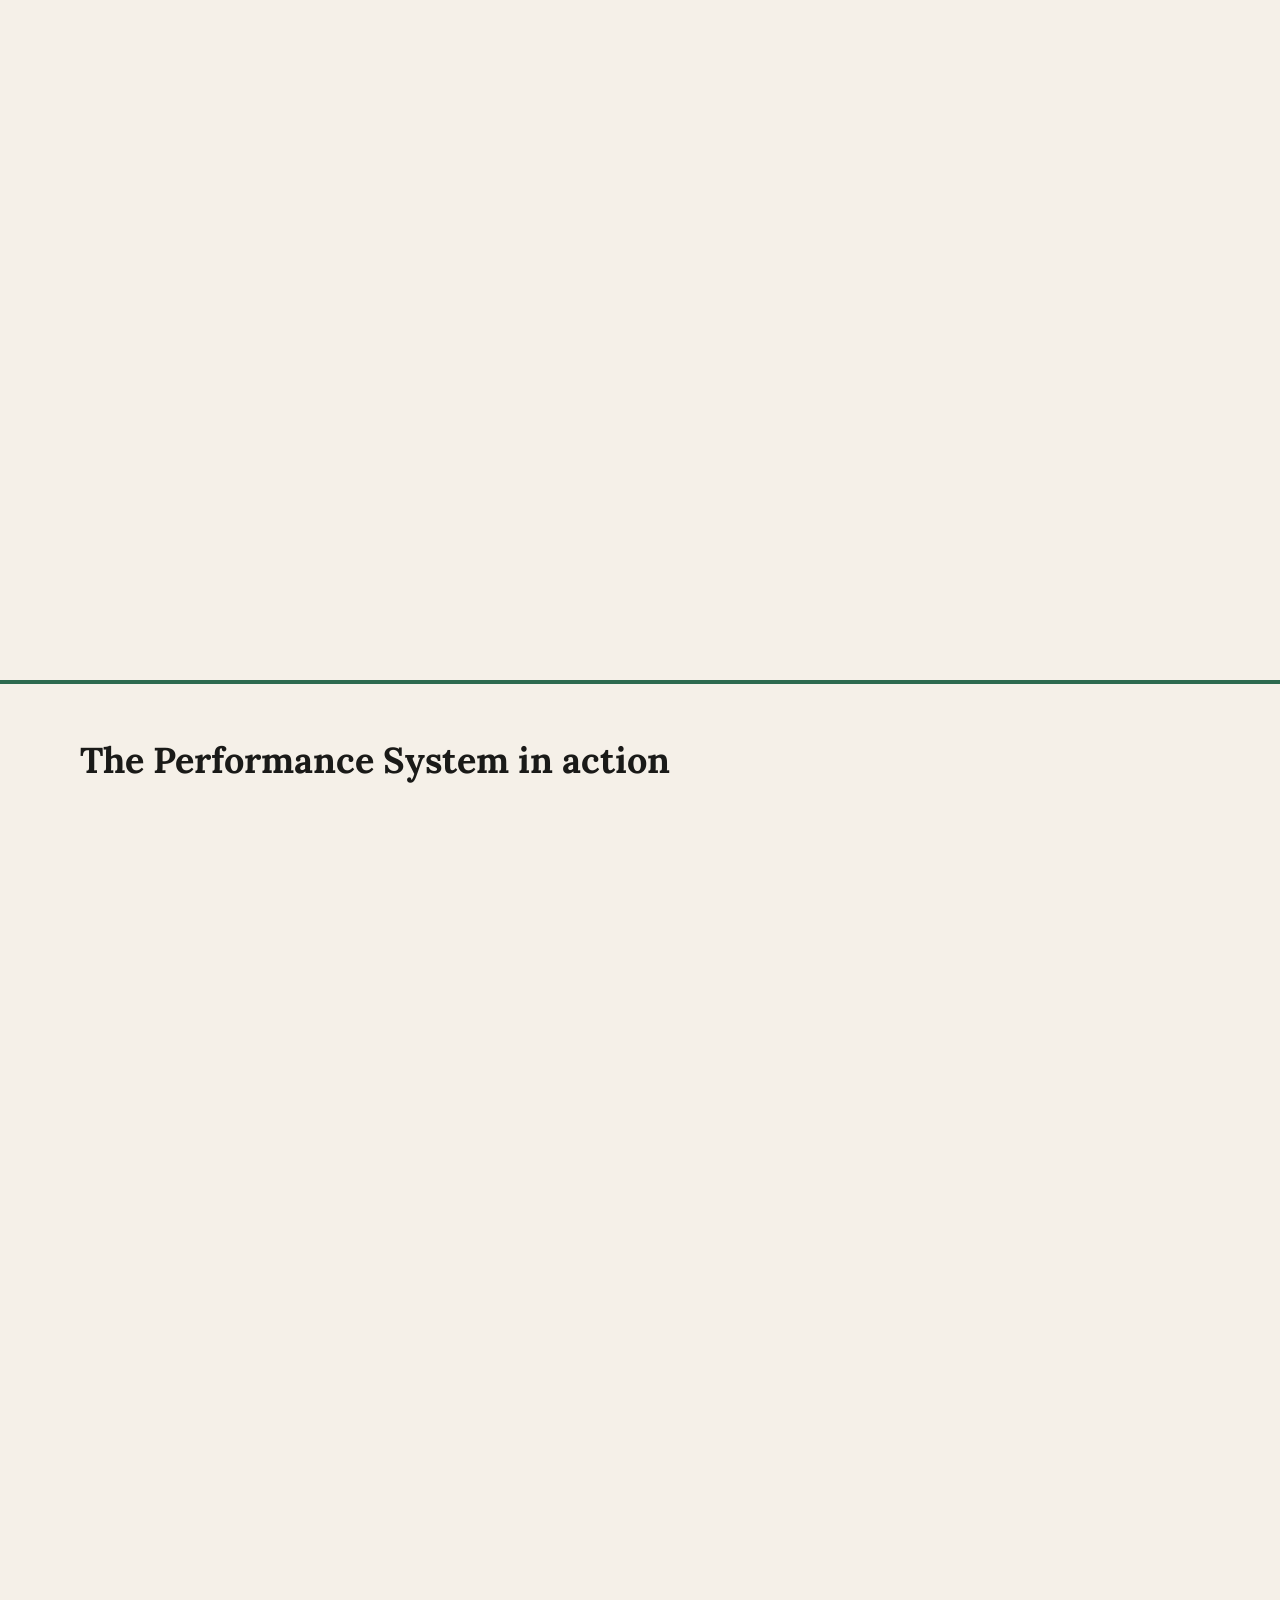
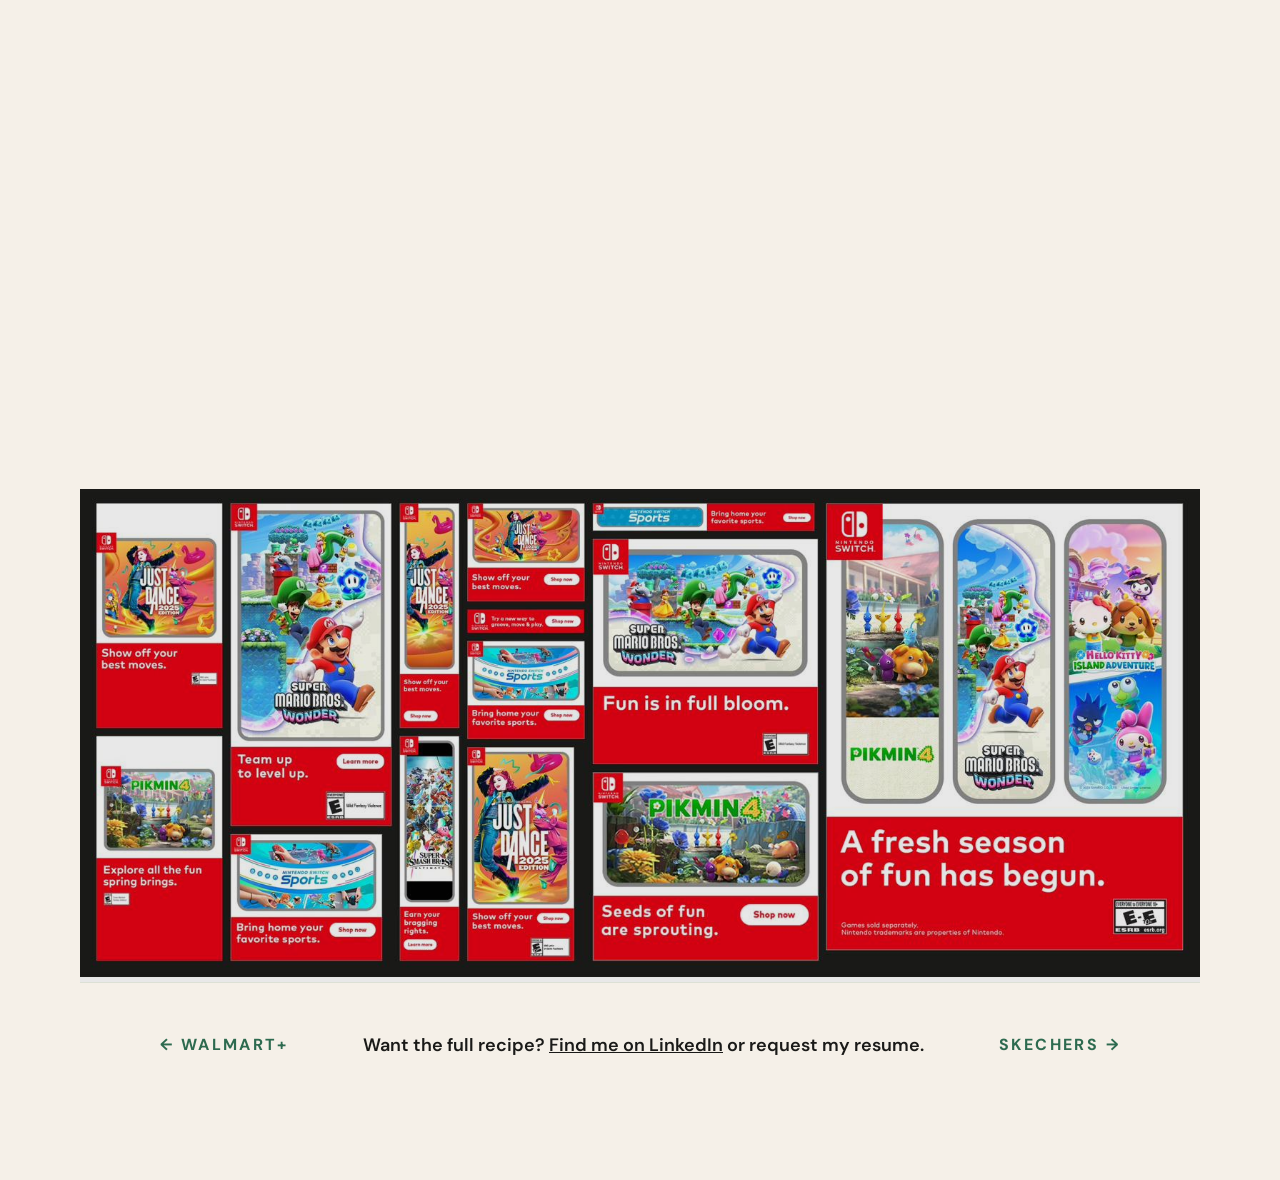
<file: nintendo.html>
<!DOCTYPE html>
<html lang="en">
<head>
  <meta charset="UTF-8">
  <meta name="viewport" content="width=device-width, initial-scale=1.0">
  <title>Nintendo — Alex Allper</title>
  <meta name="description" content="Performance Creative & Brand work for Nintendo: built their first performance system, then directed two brand campaigns as acting Associate Creative Director.">
  <meta property="og:title" content="Nintendo — Alex Allper" />
  <meta property="og:description" content="Performance Creative & Brand work for Nintendo: built their first performance system, then directed two brand campaigns as acting Associate Creative Director." />
  <meta property="og:image" content="https://alexallper.com/assets/img/nintendo-hero.jpg" />
  <meta property="og:url" content="https://alexallper.com/nintendo.html" />
  <meta property="og:type" content="website" />
  <link rel="stylesheet" href="css/style-v3.css">
  <script src="https://player.vimeo.com/api/player.js"></script>
  <meta name="version" content="v20260321054903">
  <link rel="icon" type="image/png" href="favicon.png">
</head>
<body>

  <nav class="nav nav--dark" id="main-nav">
    <a href="index.html" class="nav__logo"><img src="assets/img/logo-black.png" alt="Alex Allper" class="nav__logo-img nav__logo-img--dark"><img src="assets/img/logo-white.png" alt="Alex Allper" class="nav__logo-img nav__logo-img--light"></a>
    <ul class="nav__links">
      <li><a href="index.html" class="active">Work</a></li>
      <li><a href="about.html">About</a></li>
      <li><a href="contact.html">Contact</a></li>
    </ul>
  </nav>

  <section class="client-hero">
    <img src="assets/img/nintendo-hero.jpg" alt="Nintendo" class="client-hero__image">
    <div class="client-hero__content">
      <p class="client-hero__stat">Brand campaign. Performance system. Millions of views.</p>
      <h1 class="client-hero__headline">Two very different briefs.<br>Plus me.</h1>
    </div>
  </section>

  <div class="client-opening">
    <p>Performance was the assignment. Brand was the opportunity.</p>
        <p class="client-opening__role"><strong>My role:</strong> Associate Creative Director, Copy &amp; Design. Concepted and wrote the brand campaign. Helped create the performance system and directed the ads that ran in it.</p>
  </div>

  <!-- SECTION 1: Performance / Clicks -->
  <div class="work-section">
    <div class="work-label">Built for clicks. Worth watching anyway.</div>
    <div class="work-grid work-grid--2">
      <div class="work-item work-item--vimeo-wide">
        <div class="vimeo-wrap" style="padding-top:56.25%;position:relative;">
          <iframe src="https://player.vimeo.com/video/1175356481?title=0&byline=0&portrait=0&badge=0&autopause=0&player_id=0&app_id=58479" frameborder="0" style="border:none;display:block;" allow="autoplay; fullscreen; picture-in-picture; clipboard-write; encrypted-media; web-share" referrerpolicy="strict-origin-when-cross-origin" style="position:absolute;top:0;left:0;width:100%;height:100%;" title="Commute"></iframe>
        </div>
      </div>
      <div class="work-item work-item--vimeo-wide">
        <div class="vimeo-wrap" style="padding-top:56.25%;position:relative;">
          <iframe src="https://player.vimeo.com/video/1175356759?title=0&byline=0&portrait=0&badge=0&autopause=0&player_id=0&app_id=58479" frameborder="0" style="border:none;display:block;" allow="autoplay; fullscreen; picture-in-picture; clipboard-write; encrypted-media; web-share" referrerpolicy="strict-origin-when-cross-origin" style="position:absolute;top:0;left:0;width:100%;height:100%;" title="Date"></iframe>
        </div>
      </div>
    </div>
  </div>

  <!-- SECTION 2: Social -->
  <div class="work-section">
    <div class="work-label">The spots got the glory. This is what got the results.</div>
    <div class="work-item work-item--vimeo-wide">
      <div class="vimeo-wrap" style="padding-top:56.25%;position:relative;">
        <iframe src="https://player.vimeo.com/video/1175356997?title=0&byline=0&portrait=0&badge=0&autopause=0&player_id=0&app_id=58479" frameborder="0" style="border:none;display:block;" allow="autoplay; fullscreen; picture-in-picture; clipboard-write; encrypted-media; web-share" referrerpolicy="strict-origin-when-cross-origin" style="position:absolute;top:0;left:0;width:100%;height:100%;" title="Prepping For Fun"></iframe>
      </div>
    </div>
    <div style="display:flex;justify-content:center;margin-top:4px;">
      <div class="work-item work-item--vimeo" style="max-width:360px;width:100%;">
        <div class="vimeo-wrap" style="padding-top:177.78%;position:relative;">
          <iframe src="https://player.vimeo.com/video/1175357271?title=0&byline=0&portrait=0&badge=0&autopause=0&player_id=0&app_id=58479" frameborder="0" style="border:none;display:block;" allow="autoplay; fullscreen; picture-in-picture; clipboard-write; encrypted-media; web-share" referrerpolicy="strict-origin-when-cross-origin" style="position:absolute;top:0;left:0;width:100%;height:100%;" title="Time To Play"></iframe>
        </div>
      </div>
    </div>
  </div>

  <!-- SECTION 3: System in action -->
  <div class="work-section">
    <div class="work-label">The Performance System in action</div>
    <div class="work-item work-item--vimeo-wide">
      <div class="vimeo-wrap" style="padding-top:56.25%;position:relative;">
        <iframe src="https://player.vimeo.com/video/1175357985?title=0&byline=0&portrait=0&badge=0&autopause=0&player_id=0&app_id=58479" frameborder="0" style="border:none;display:block;" allow="autoplay; fullscreen; picture-in-picture; clipboard-write; encrypted-media; web-share" referrerpolicy="strict-origin-when-cross-origin" style="position:absolute;top:0;left:0;width:100%;height:100%;" title="Spring Into Fun"></iframe>
      </div>
    </div>
    <div style="display:flex;justify-content:center;gap:3px;margin-top:3px;">
      <div class="work-item work-item--vimeo" style="max-width:360px;width:100%;">
        <div class="vimeo-wrap" style="padding-top:177.63%;position:relative;">
          <iframe src="https://player.vimeo.com/video/1231424764?title=0&byline=0&portrait=0&badge=0&autopause=0&player_id=0&app_id=58479" frameborder="0" allow="autoplay; fullscreen; picture-in-picture; clipboard-write; encrypted-media; web-share" referrerpolicy="strict-origin-when-cross-origin" style="border:none;display:block;position:absolute;top:0;left:0;width:100%;height:100%;" title="Get Moving"></iframe>
        </div>
      </div>
      <div class="work-item work-item--vimeo" style="max-width:360px;width:100%;">
        <div class="vimeo-wrap" style="padding-top:177.63%;position:relative;">
          <iframe src="https://player.vimeo.com/video/1231426780?title=0&byline=0&portrait=0&badge=0&autopause=0&player_id=0&app_id=58479" frameborder="0" allow="autoplay; fullscreen; picture-in-picture; clipboard-write; encrypted-media; web-share" referrerpolicy="strict-origin-when-cross-origin" style="border:none;display:block;position:absolute;top:0;left:0;width:100%;height:100%;" title="Play Connect Together"></iframe>
        </div>
      </div>
    </div>
    <div class="work-item work-item--full" style="margin-top:3px;">
    <div class="work-item work-item--full" style="margin-top:3px;">
      <img src="assets/img/nintendo-static-1.jpg" alt="Nintendo static ad collage" class="work-item__image">
    </div>
  </div>

  <div class="bottom-line">
    <a href="walmart.html" class="bottom-line__prev">← Walmart+</a>
    <p class="bottom-line__text" style="text-align:center;flex:1;">Want the full recipe? <a href="https://linkedin.com/in/alexallper" target="_blank" rel="noopener" style="color:inherit;text-decoration:underline;">Find me on LinkedIn</a> or request my resume.</p>
    <a href="skechers.html" class="bottom-line__next">Skechers →</a>
  </div>

  <script src="js/main.js"></script>
</body>
</html>
</file>
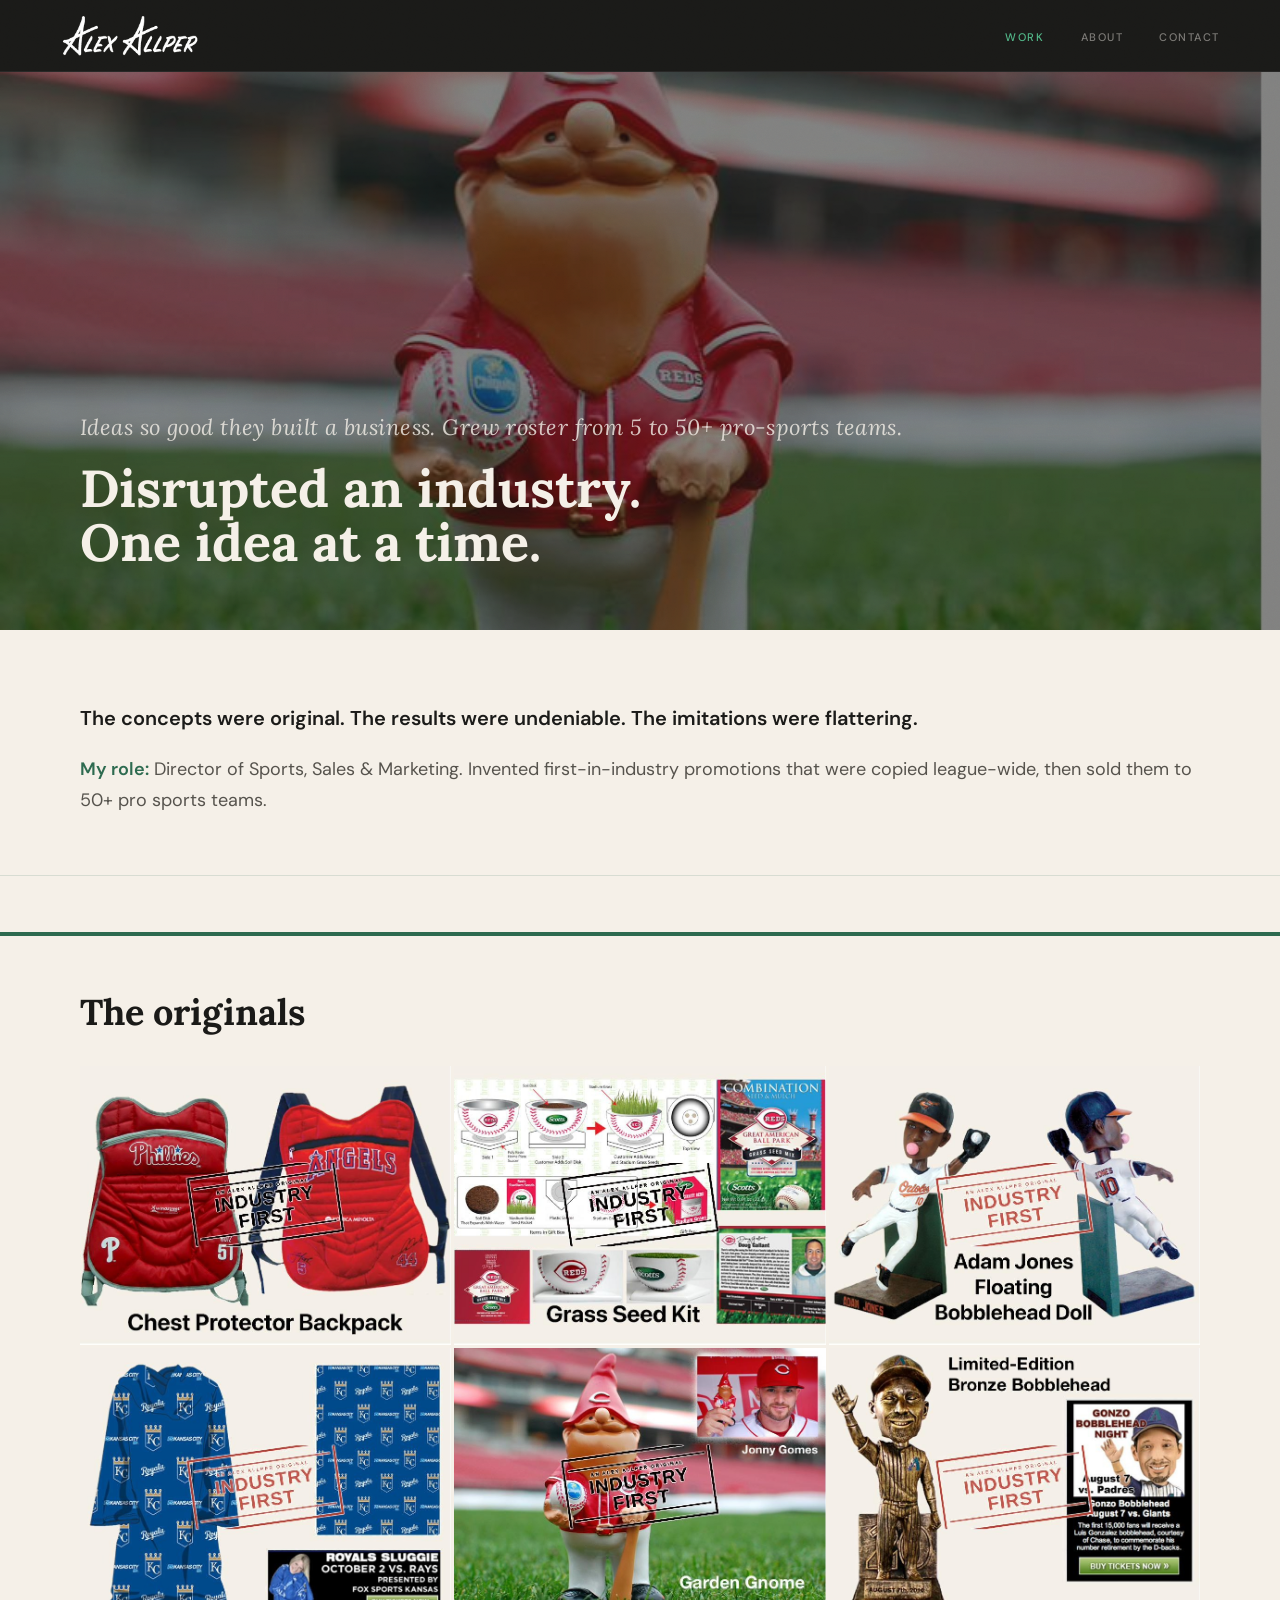
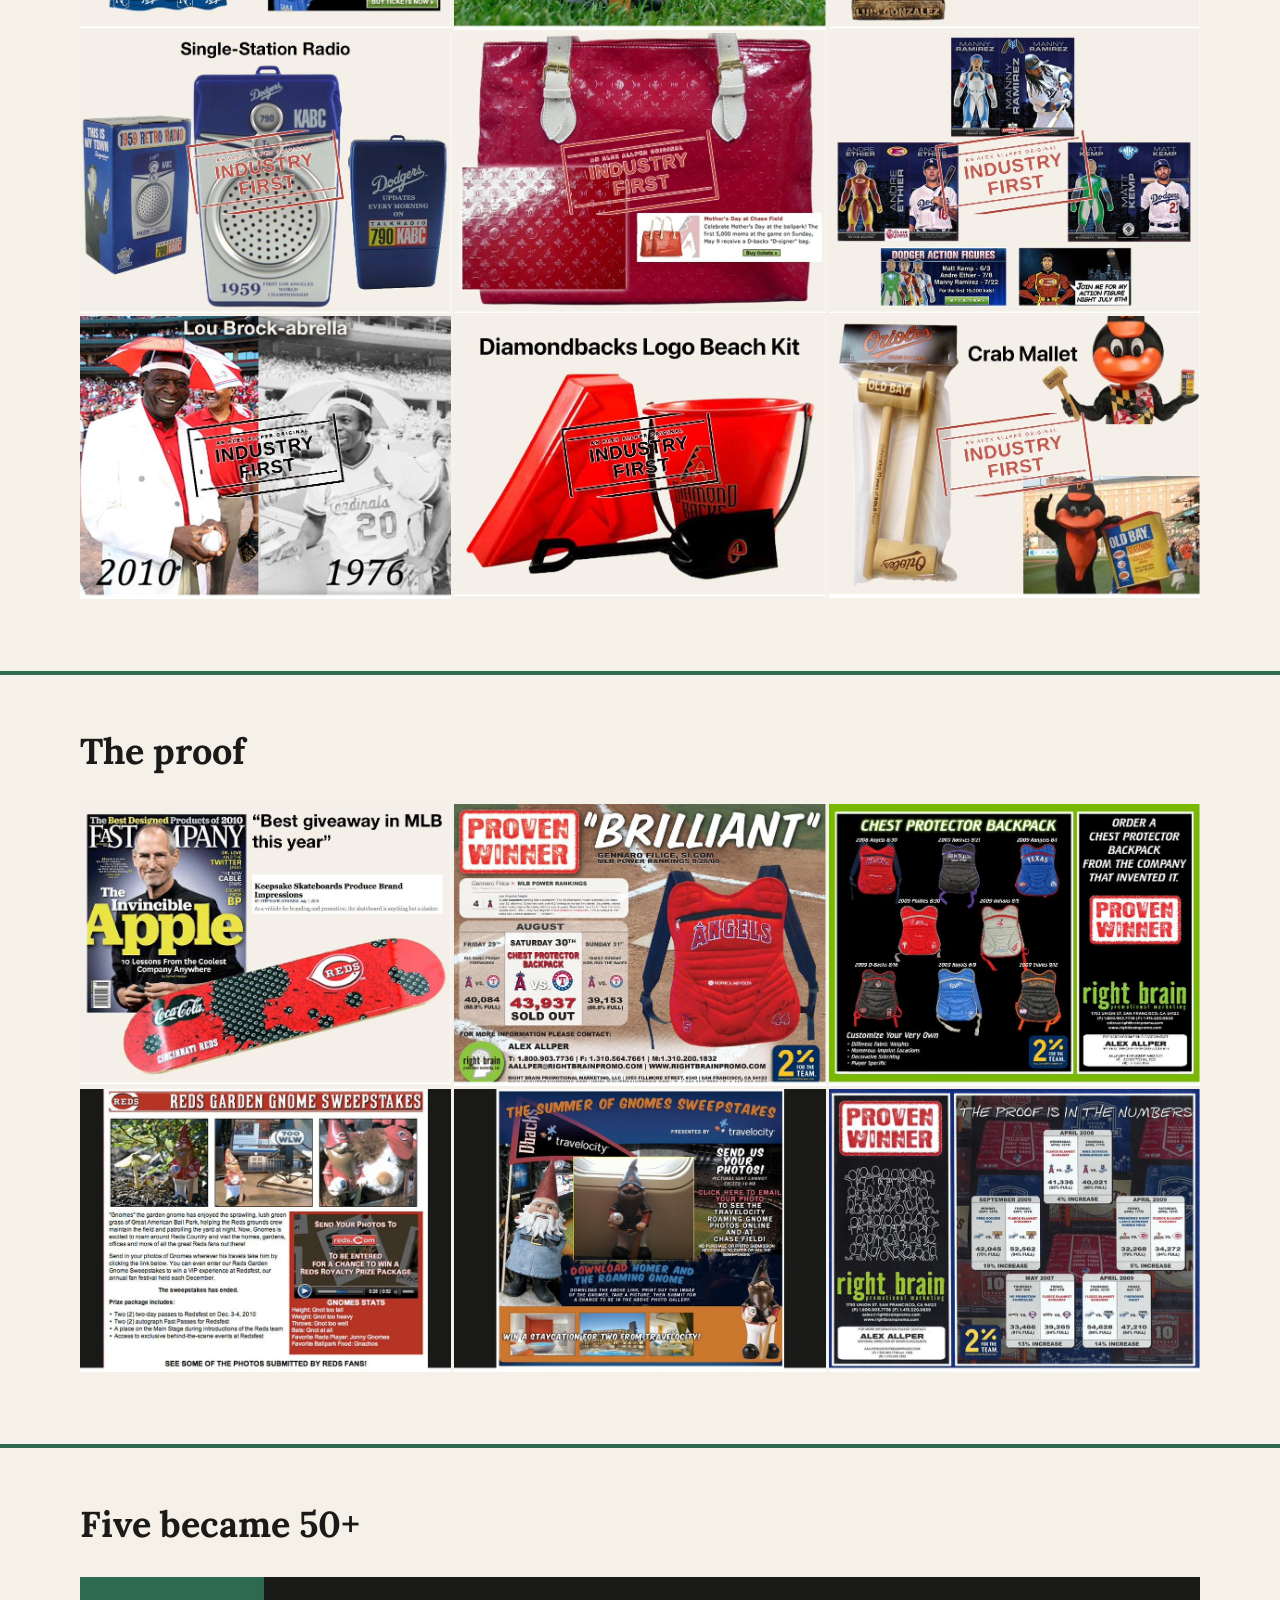
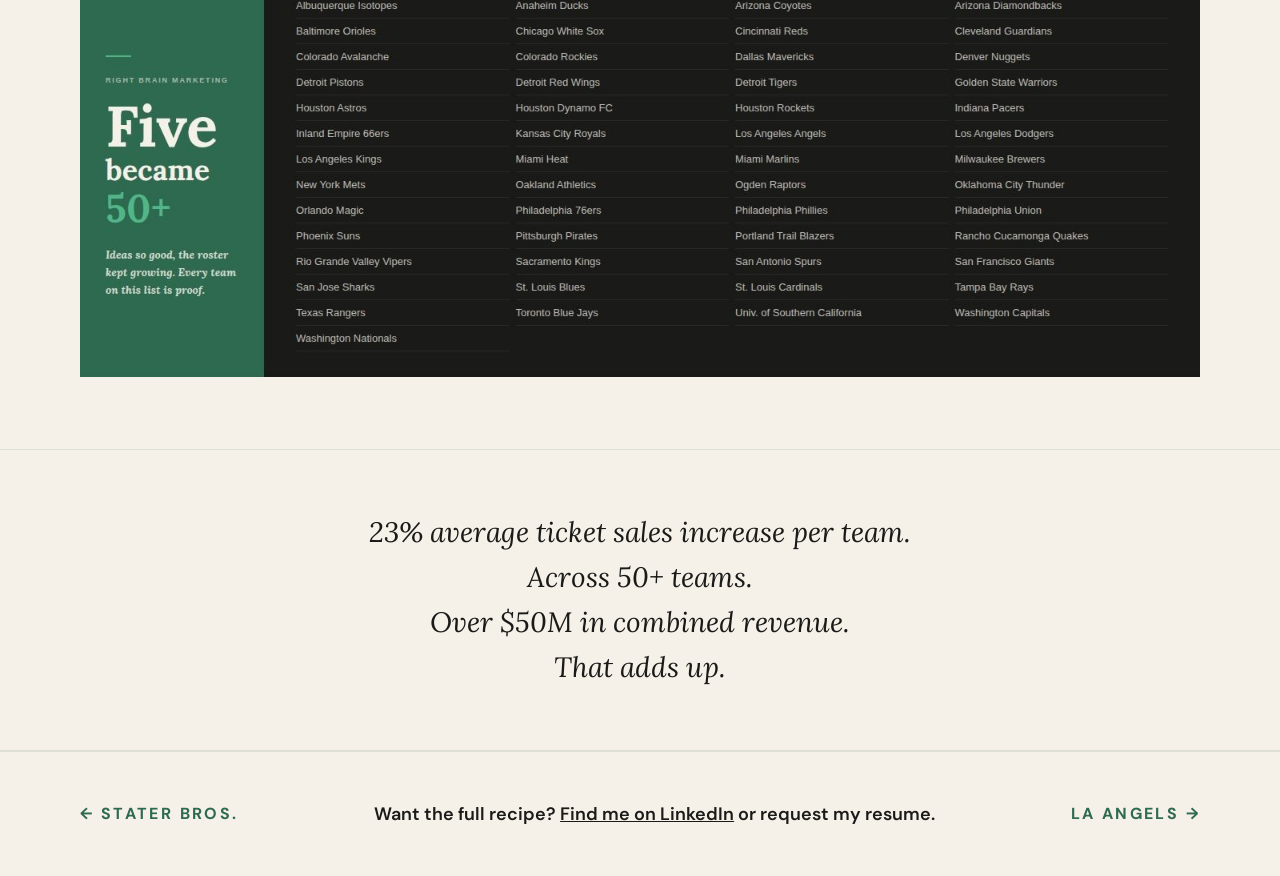
<file: rightbrain.html>
<!DOCTYPE html>
<html lang="en">
<head>
  <meta charset="UTF-8">
  <meta name="viewport" content="width=device-width, initial-scale=1.0">
  <title>Right Brain Marketing — Alex Allper</title>
  <meta name="description" content="Alex Allper's creativity and strategy grew Right Brain Marketing from 5 to 50+ MLB, NBA, NHL, MiLB, and MLS teams, averaging a 23% ticket sales increase.">
  <meta property="og:title" content="Right Brain Marketing — Alex Allper" />
  <meta property="og:description" content="Alex Allper's creativity and strategy grew Right Brain Marketing from 5 to 50+ MLB, NBA, NHL, MiLB, and MLS teams, averaging a 23% ticket sales increase." />
  <meta property="og:image" content="https://alexallper.com/assets/img/rightbrain-hero.jpg" />
  <meta property="og:url" content="https://alexallper.com/rightbrain.html" />
  <meta property="og:type" content="website" />
  <link rel="stylesheet" href="css/style-v3.css">
  <meta name="version" content="v20260321054903">
  <link rel="icon" type="image/png" href="favicon.png">
</head>
<body class="page-rightbrain">

  <nav class="nav nav--dark" id="main-nav">
    <a href="index.html" class="nav__logo"><img src="assets/img/logo-black.png" alt="Alex Allper" class="nav__logo-img nav__logo-img--dark"><img src="assets/img/logo-white.png" alt="Alex Allper" class="nav__logo-img nav__logo-img--light"></a>
    <ul class="nav__links">
      <li><a href="index.html" class="active">Work</a></li>
      <li><a href="about.html">About</a></li>
      <li><a href="contact.html">Contact</a></li>
    </ul>
  </nav>

  <section class="client-hero rightbrain-hero">
    <img src="assets/img/rightbrain-hero.jpg" alt="Right Brain Marketing" class="client-hero__image">
    <div class="client-hero__content">
      <p class="client-hero__stat">Ideas so good they built a business. Grew roster from 5 to 50+ pro-sports teams.</p>
      <h1 class="client-hero__headline">Disrupted an industry.<br>One idea at a time.</h1>
    </div>
  </section>

  <div class="client-opening">
    <p>The concepts were original. The results were undeniable. The imitations were flattering.</p>
        <p class="client-opening__role"><strong>My role:</strong> Director of Sports, Sales &amp; Marketing. Invented first-in-industry promotions that were copied league-wide, then sold them to 50+ pro sports teams.</p>
  </div>

    <!-- PROMO ITEMS -->
  <div class="work-section">
    <div class="work-label">The originals</div>
    <div class="work-grid work-grid--3">
      <div class="work-item">
        <img src="assets/img/rightbrain-promo-1.jpg" alt="Original promo item" class="work-item__image work-item__image--press">
      </div>
      <div class="work-item">
        <img src="assets/img/rightbrain-promo-2.jpg" alt="Original promo item" class="work-item__image work-item__image--press">
      </div>
      <div class="work-item">
        <img src="assets/img/rightbrain-promo-3.jpg" alt="Original promo item" class="work-item__image work-item__image--press">
      </div>
      <div class="work-item">
        <img src="assets/img/rightbrain-promo-4.jpg" alt="Original promo item" class="work-item__image work-item__image--press">
      </div>
      <div class="work-item">
        <img src="assets/img/rightbrain-promo-5.jpg" alt="Original promo item" class="work-item__image work-item__image--press">
      </div>
      <div class="work-item">
        <img src="assets/img/rightbrain-promo-6.jpg" alt="Original promo item" class="work-item__image work-item__image--press">
      </div>
      <div class="work-item">
        <img src="assets/img/rightbrain-promo-7.jpg" alt="Original promo item" class="work-item__image work-item__image--press">
      </div>
      <div class="work-item">
        <img src="assets/img/rightbrain-promo-8.jpg" alt="Original promo item" class="work-item__image work-item__image--press">
      </div>
      <div class="work-item">
        <img src="assets/img/rightbrain-promo-9.jpg" alt="Original promo item" class="work-item__image work-item__image--press">
      </div>
      <div class="work-item">
        <img src="assets/img/rightbrain-promo-10.jpg" alt="Original promo item" class="work-item__image work-item__image--press">
      </div>
      <div class="work-item">
        <img src="assets/img/rightbrain-promo-11.jpg" alt="Original promo item" class="work-item__image work-item__image--press">
      </div>
      <div class="work-item">
        <img src="assets/img/rightbrain-promo-12.jpg" alt="Original promo item" class="work-item__image work-item__image--press">
      </div>
    </div>
  </div> </div>

  <div class="work-section">
    <div class="work-label">The proof</div>
    <div class="work-grid work-grid--3">
      <div class="work-item">
        <img src="assets/img/rightbrain-proven-1.jpg" alt="Proven Winner collateral" class="work-item__image work-item__image--press">
      </div>
      <div class="work-item">
        <img src="assets/img/rightbrain-proven-2.jpg" alt="Proven Winner collateral" class="work-item__image work-item__image--press">
      </div>
      <div class="work-item">
        <img src="assets/img/rightbrain-proven-3.jpg" alt="Proven Winner collateral" class="work-item__image work-item__image--press">
      </div>
      <div class="work-item">
        <img src="assets/img/rightbrain-proven-4.jpg" alt="Proven Winner collateral" class="work-item__image work-item__image--press">
      </div>
      <div class="work-item">
        <img src="assets/img/rightbrain-proven-5.jpg" alt="Proven Winner collateral" class="work-item__image work-item__image--press">
      </div>
      <div class="work-item">
        <img src="assets/img/rightbrain-proven-6.jpg" alt="Proven Winner collateral" class="work-item__image work-item__image--press">
      </div>
    </div>
  </div>

  <div class="work-section">
    <div class="work-label">Five became 50+</div>
    <div class="work-item work-item--full">
      <img src="assets/img/rightbrain-teams.jpg" alt="Team roster" class="work-item__image work-item__image--press">
    </div>
  </div>

  <div class="pull-quote">
    <p>23% average ticket sales increase per team.<br>Across 50+ teams.<br>Over $50M in combined revenue.<br>That adds up.</p>
  </div>

  <div class="bottom-line">
    <a href="staterbros.html" class="bottom-line__prev">← Stater Bros.</a>
    <p class="bottom-line__text" style="text-align:center;flex:1;">Want the full recipe? <a href="https://linkedin.com/in/alexallper" target="_blank" rel="noopener" style="color:inherit;text-decoration:underline;">Find me on LinkedIn</a> or request my resume.</p>
    <a href="laangels.html" class="bottom-line__next">LA Angels →</a>
  </div>

  <script src="js/main.js"></script>
</body>
</html>
</file>
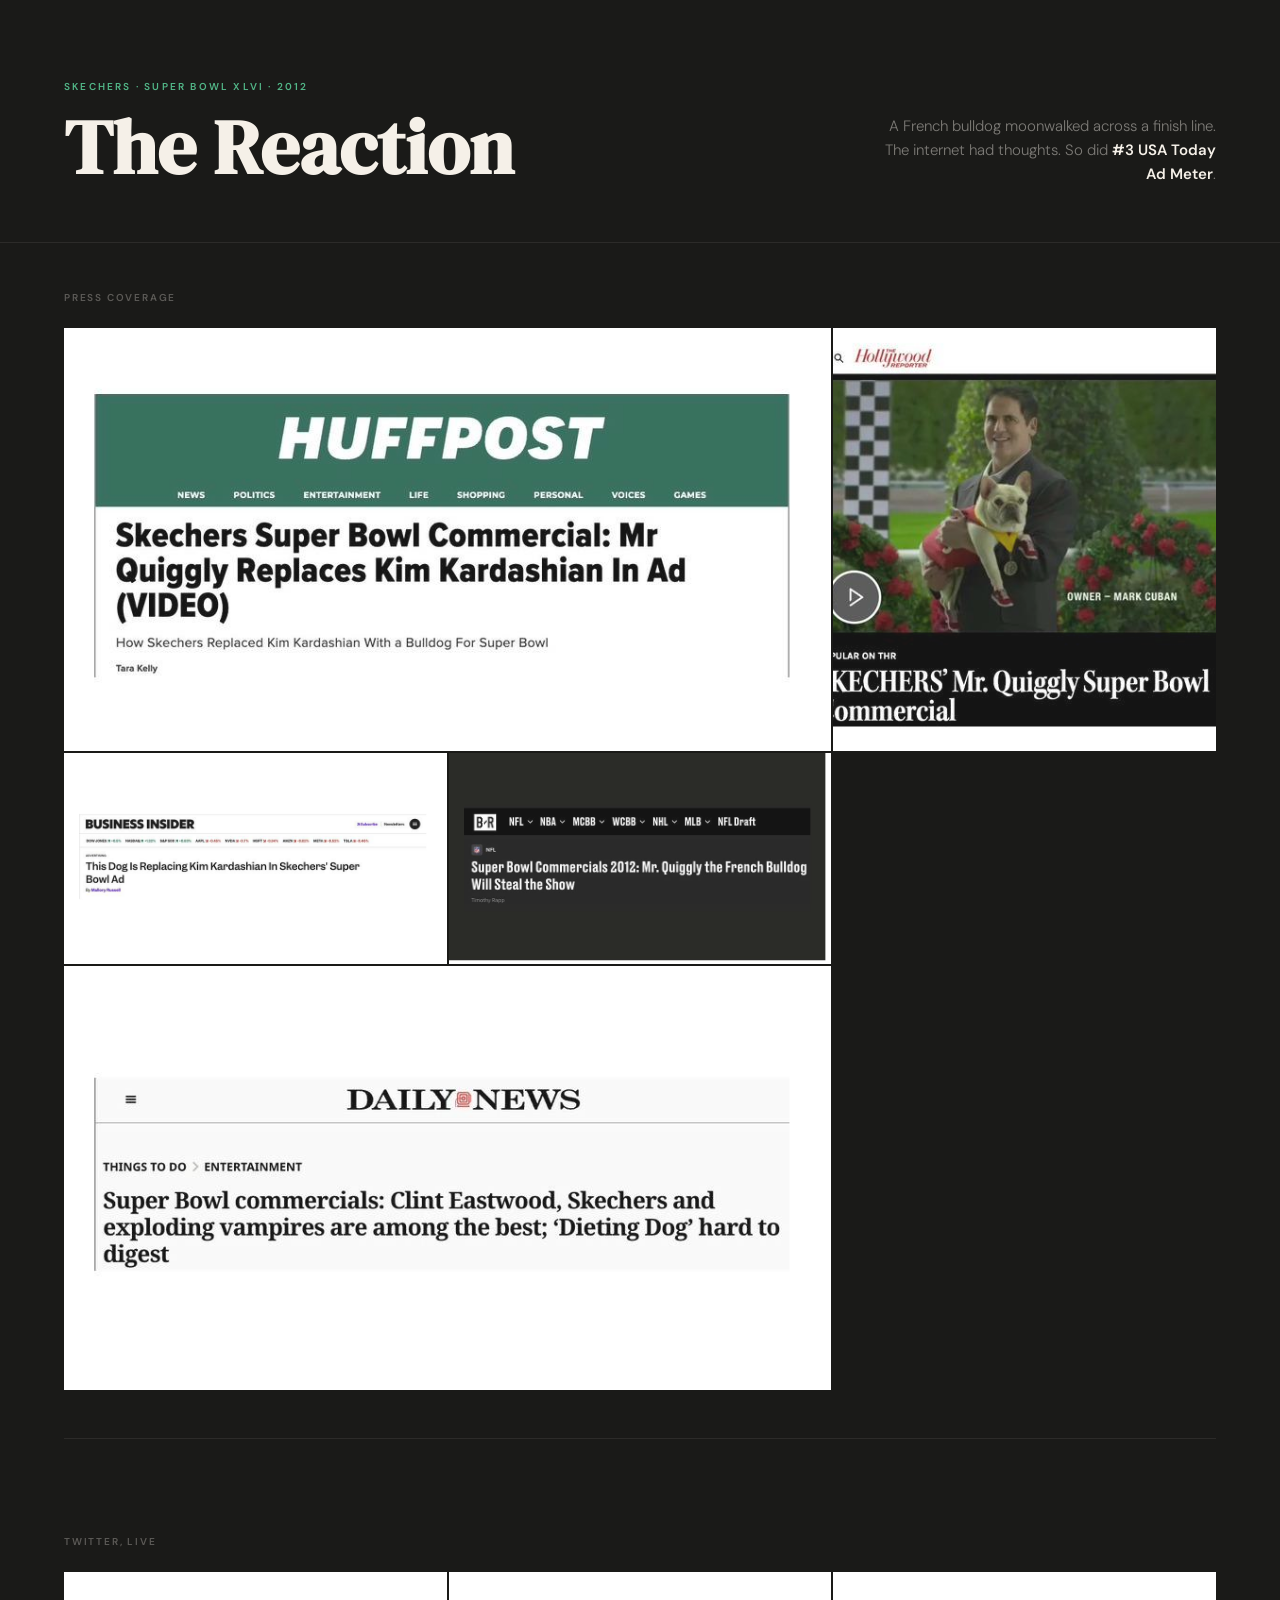
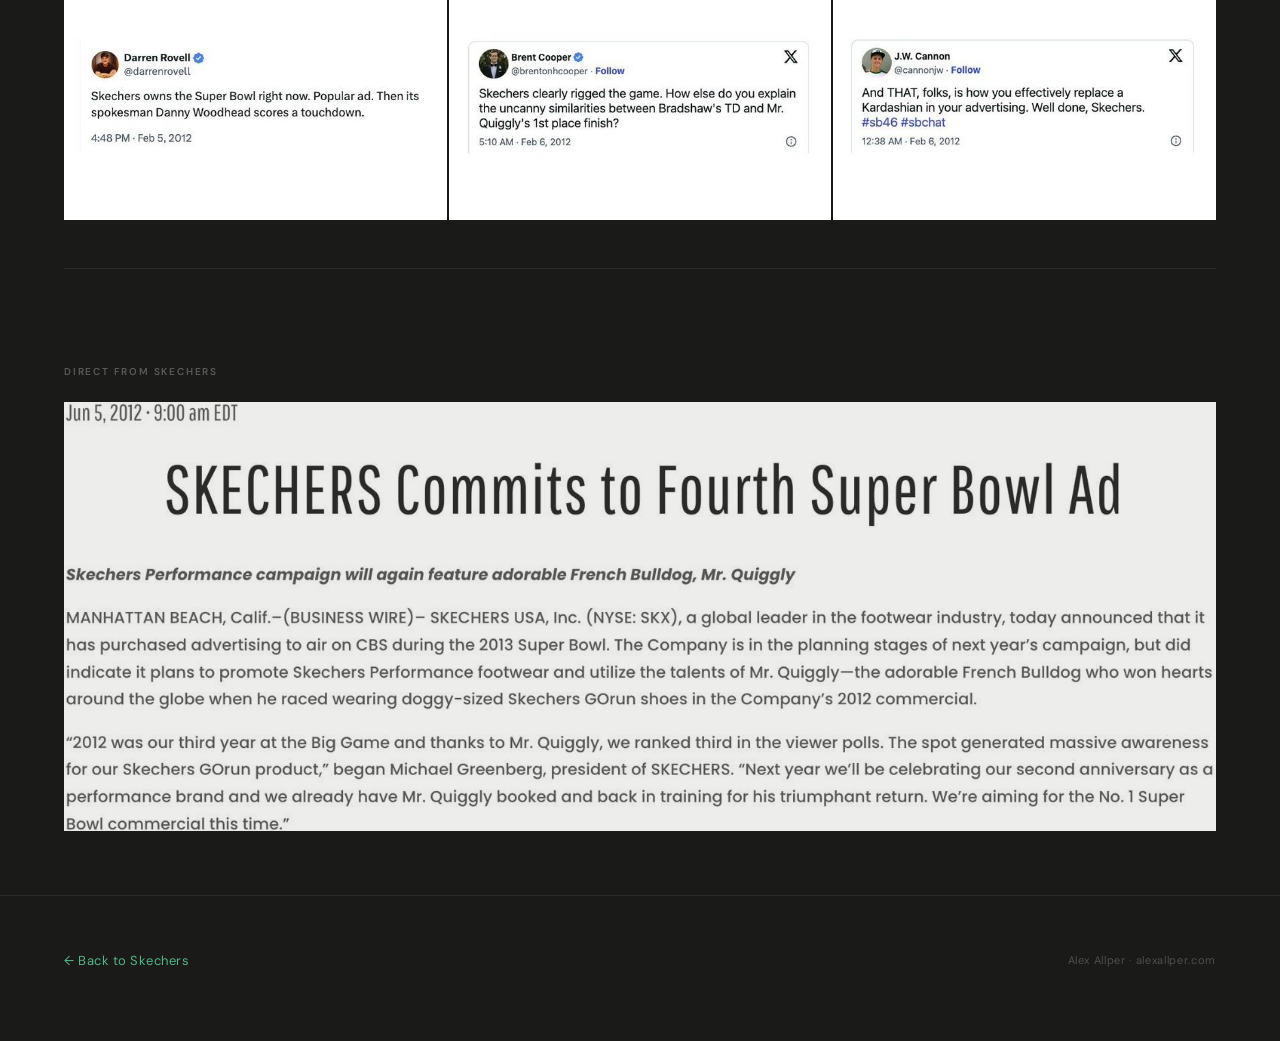
<file: skechers-reaction.html>
<!DOCTYPE html>
<html lang="en">
<head>
  <meta charset="UTF-8">
  <meta name="viewport" content="width=device-width, initial-scale=1.0">
  <title>The Reaction — Mr. Quiggly</title>
  <link rel="preconnect" href="https://fonts.googleapis.com">
  <link rel="preconnect" href="https://fonts.gstatic.com" crossorigin>
  <link href="https://fonts.googleapis.com/css2?family=DM+Sans:ital,wght@0,300;0,400;0,600;1,300&family=DM+Serif+Display:ital@0;1&display=swap" rel="stylesheet">
  <link rel="icon" type="image/png" href="favicon.png">
  <style>
    *, *::before, *::after { box-sizing: border-box; margin: 0; padding: 0; }

    :root {
      --black: #1A1A18;
      --cream: #F5F0E8;
      --green-light: #52B788;
      --gray: #8A8478;
    }

    body {
      background: var(--black);
      color: var(--cream);
      font-family: 'DM Sans', sans-serif;
      min-height: 100vh;
    }

    /* HEADER */
    .press-header {
      padding: 80px 64px 56px;
      border-bottom: 1px solid rgba(245,240,232,0.08);
      display: flex;
      align-items: flex-end;
      justify-content: space-between;
      gap: 40px;
    }

    .press-header__eyebrow {
      font-size: 10px;
      font-weight: 600;
      letter-spacing: 0.22em;
      text-transform: uppercase;
      color: var(--green-light);
      margin-bottom: 16px;
    }

    .press-header__title {
      font-family: 'DM Serif Display', serif;
      font-size: clamp(48px, 6vw, 80px);
      line-height: 1.0;
      color: var(--cream);
    }

    .press-header__sub {
      font-size: 15px;
      color: rgba(245,240,232,0.45);
      font-weight: 300;
      max-width: 340px;
      line-height: 1.6;
      text-align: right;
    }

    .press-header__sub strong {
      color: var(--cream);
      font-weight: 600;
    }

    /* SECTION LABEL */
    .section-label {
      font-size: 10px;
      font-weight: 600;
      letter-spacing: 0.18em;
      text-transform: uppercase;
      color: rgba(245,240,232,0.3);
      padding: 48px 64px 24px;
    }

    /* HEADLINES GRID */
    .headlines-grid {
      display: grid;
      grid-template-columns: repeat(3, 1fr);
      gap: 2px;
      padding: 0 64px;
    }

    .headline-card {
      overflow: hidden;
      background: #fff;
      position: relative;
    }

    .headline-card--wide {
      grid-column: span 2;
    }

    .headline-card img {
      width: 100%;
      height: 100%;
      object-fit: cover;
      display: block;
      transition: transform 0.5s ease, opacity 0.3s ease;
      opacity: 0.92;
    }

    .headline-card:hover img {
      transform: scale(1.03);
      opacity: 1;
    }

    /* DIVIDER */
    .divider {
      height: 1px;
      background: rgba(245,240,232,0.08);
      margin: 48px 64px;
    }

    /* TWEETS GRID */
    .tweets-grid {
      display: grid;
      grid-template-columns: repeat(3, 1fr);
      gap: 2px;
      padding: 0 64px;
    }

    .tweet-card {
      background: #fff;
      overflow: hidden;
    }

    .tweet-card img {
      width: 100%;
      display: block;
    }

    /* PRESS RELEASE */
    .press-release {
      padding: 0 64px;
    }

    .press-release img {
      width: 100%;
      display: block;
      opacity: 0.92;
    }

    /* FOOTER NOTE */
    .press-footer {
      padding: 56px 64px 72px;
      display: flex;
      align-items: center;
      justify-content: space-between;
      border-top: 1px solid rgba(245,240,232,0.08);
      margin-top: 64px;
    }

    .press-footer__back {
      font-size: 13px;
      color: var(--green-light);
      text-decoration: none;
      letter-spacing: 0.04em;
      transition: opacity 0.2s;
    }

    .press-footer__back:hover { opacity: 0.7; }

    .press-footer__credit {
      font-size: 11px;
      color: rgba(245,240,232,0.25);
      letter-spacing: 0.06em;
    }

    /* RESPONSIVE */
    @media (max-width: 900px) {
      .press-header { padding: 48px 32px 40px; flex-direction: column; align-items: flex-start; }
      .press-header__sub { text-align: left; }
      .section-label { padding: 40px 32px 20px; }
      .headlines-grid, .tweets-grid, .press-release { padding: 0 32px; }
      .headlines-grid { grid-template-columns: 1fr; }
      .headline-card--wide { grid-column: span 1; }
      .tweets-grid { grid-template-columns: 1fr; }
      .divider { margin: 40px 32px; }
      .press-footer { padding: 40px 32px 56px; flex-direction: column; gap: 16px; align-items: flex-start; }
    }
  </style>
</head>
<body>

  <header class="press-header">
    <div>
      <p class="press-header__eyebrow">Skechers · Super Bowl XLVI · 2012</p>
      <h1 class="press-header__title">The Reaction</h1>
    </div>
    <p class="press-header__sub">A French bulldog moonwalked across a finish line. The internet had thoughts. So did <strong>#3 USA Today Ad Meter</strong>.</p>
  </header>

  <p class="section-label">Press Coverage</p>

  <div class="headlines-grid">
    <div class="headline-card headline-card--wide">
      <img src="assets/img/press-huffpost.jpg" alt="HuffPost: Skechers Super Bowl Commercial: Mr Quiggly Replaces Kim Kardashian In Ad">
    </div>
    <div class="headline-card">
      <img src="assets/img/press-thr.jpg" alt="Hollywood Reporter: SKECHERS' Mr. Quiggly Super Bowl Commercial">
    </div>
    <div class="headline-card">
      <img src="assets/img/press-bizinsider.jpg" alt="Business Insider: This Dog Is Replacing Kim Kardashian In Skechers' Super Bowl Ad">
    </div>
    <div class="headline-card">
      <img src="assets/img/press-bleacher.jpg" alt="Bleacher Report: Super Bowl Commercials 2012: Mr. Quiggly the French Bulldog Will Steal the Show">
    </div>
    <div class="headline-card headline-card--wide">
      <img src="assets/img/press-dailynews.jpg" alt="Daily News: Super Bowl commercials: Skechers among the best">
    </div>
  </div>

  <div class="divider"></div>

  <p class="section-label">Twitter, Live</p>

  <div class="tweets-grid">
    <div class="tweet-card">
      <img src="assets/img/press-tweet-rovell.jpg" alt="Darren Rovell tweet">
    </div>
    <div class="tweet-card">
      <img src="assets/img/press-tweet-cooper.jpg" alt="Brent Cooper tweet">
    </div>
    <div class="tweet-card">
      <img src="assets/img/press-tweet-cannon.jpg" alt="J.W. Cannon tweet">
    </div>
  </div>

  <div class="divider"></div>

  <p class="section-label">Direct from Skechers</p>

  <div class="press-release">
    <img src="assets/img/press-release.jpg" alt="Skechers press release: Commits to Fourth Super Bowl Ad">
  </div>

  <footer class="press-footer">
    <a href="skechers.html" class="press-footer__back">← Back to Skechers</a>
    <span class="press-footer__credit">Alex Allper · alexallper.com</span>
  </footer>

</body>
</html>
</file>
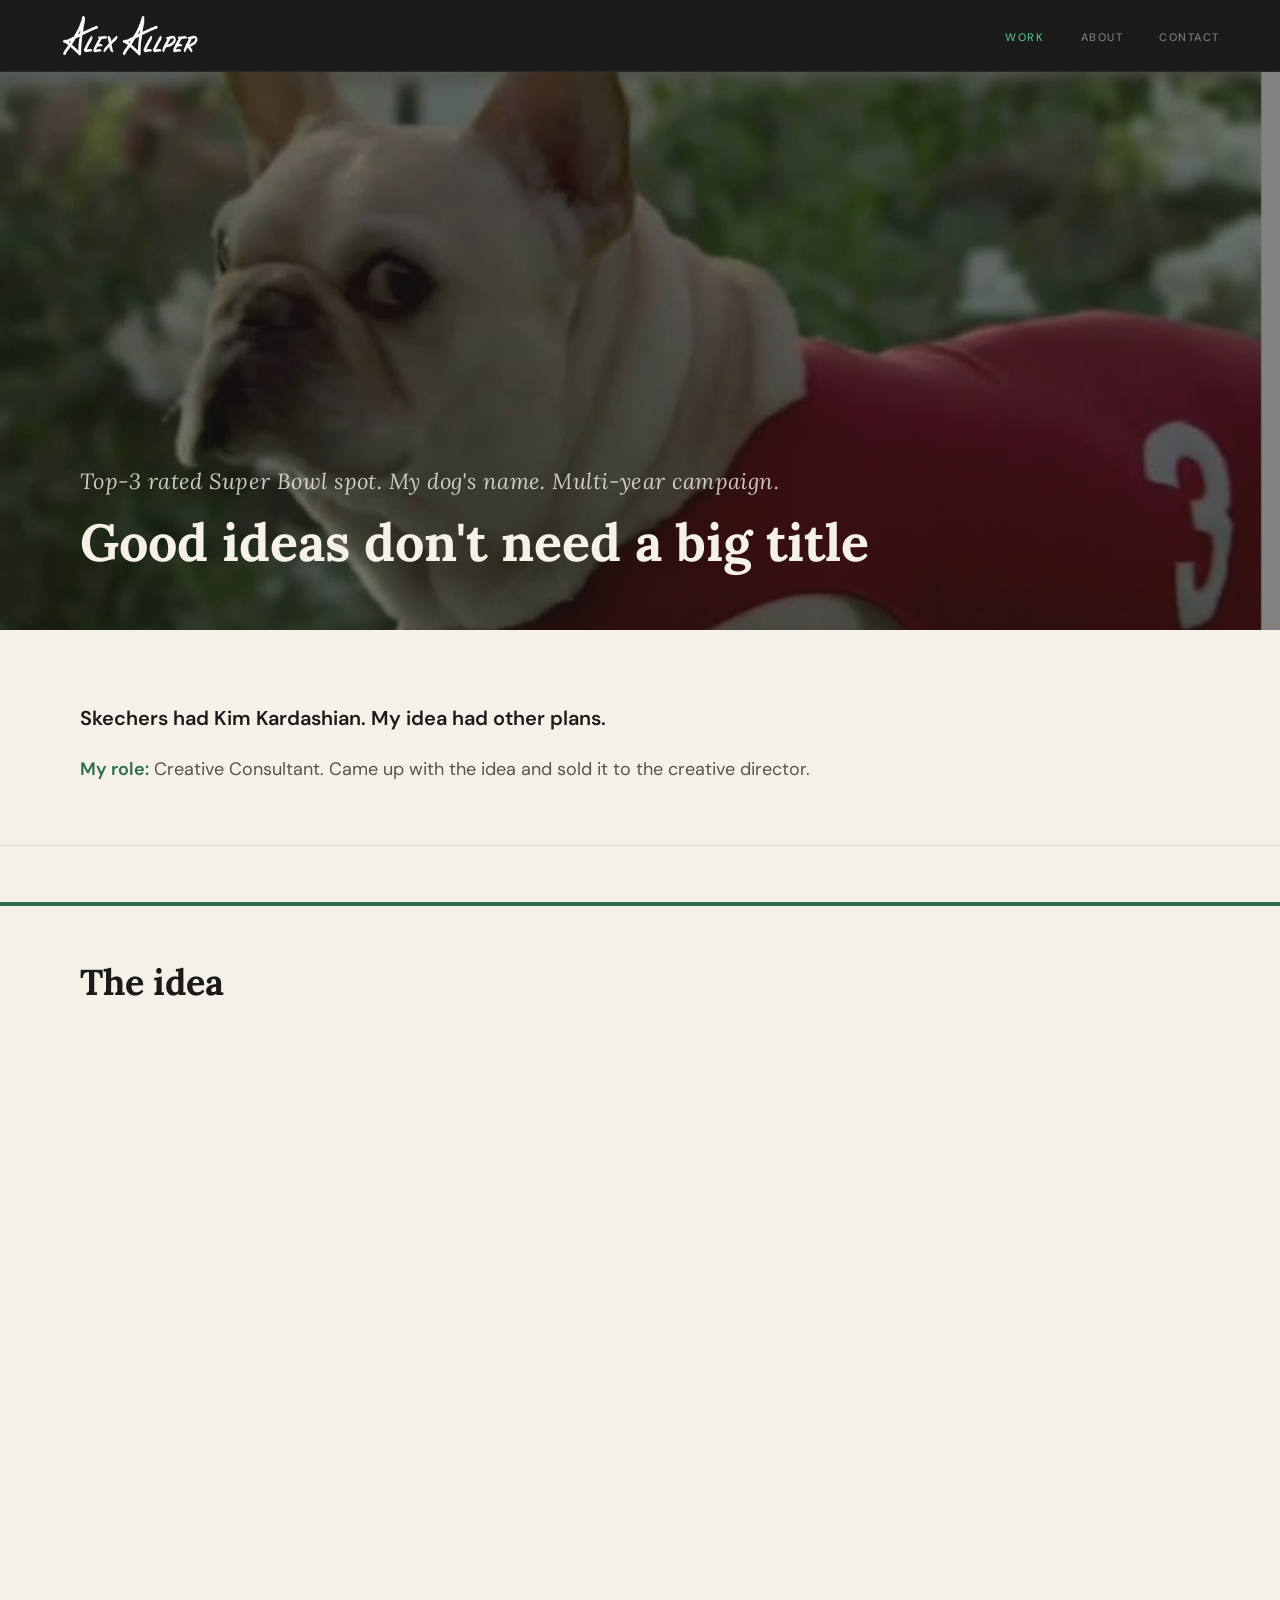
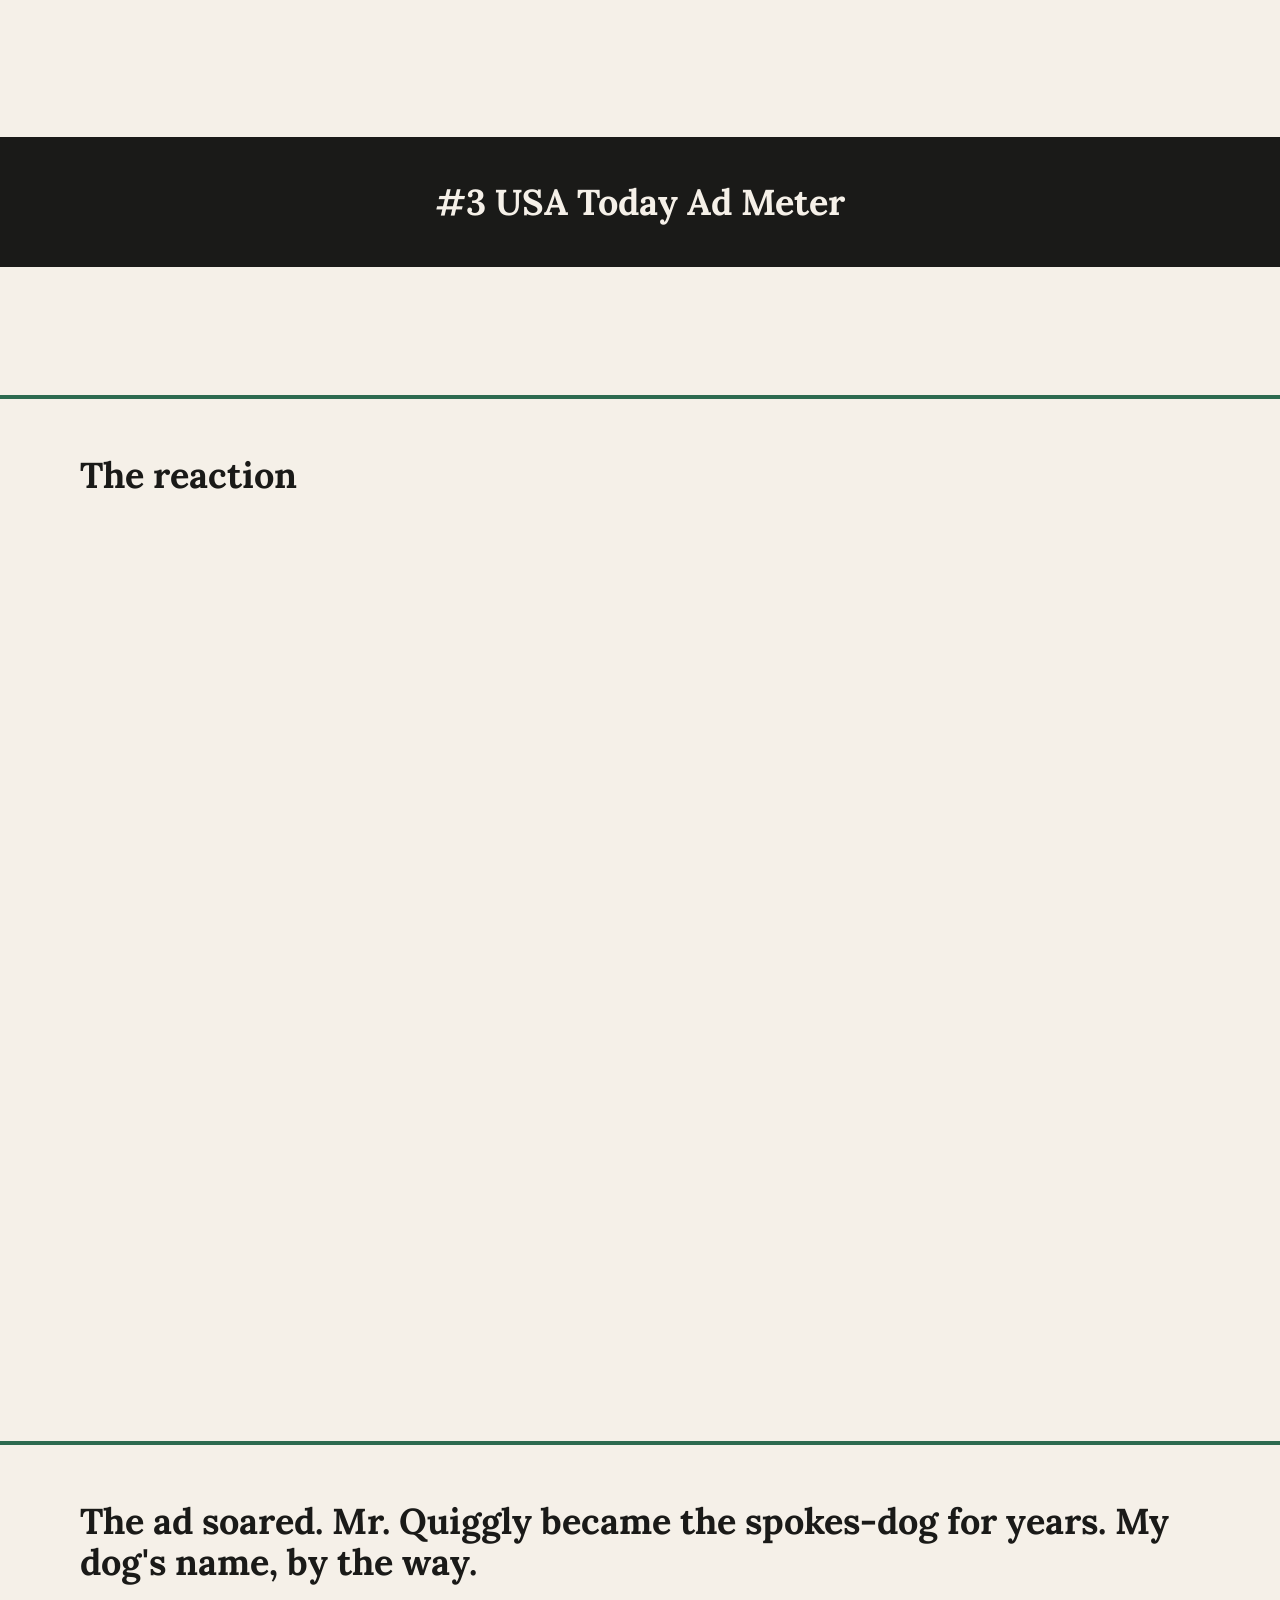
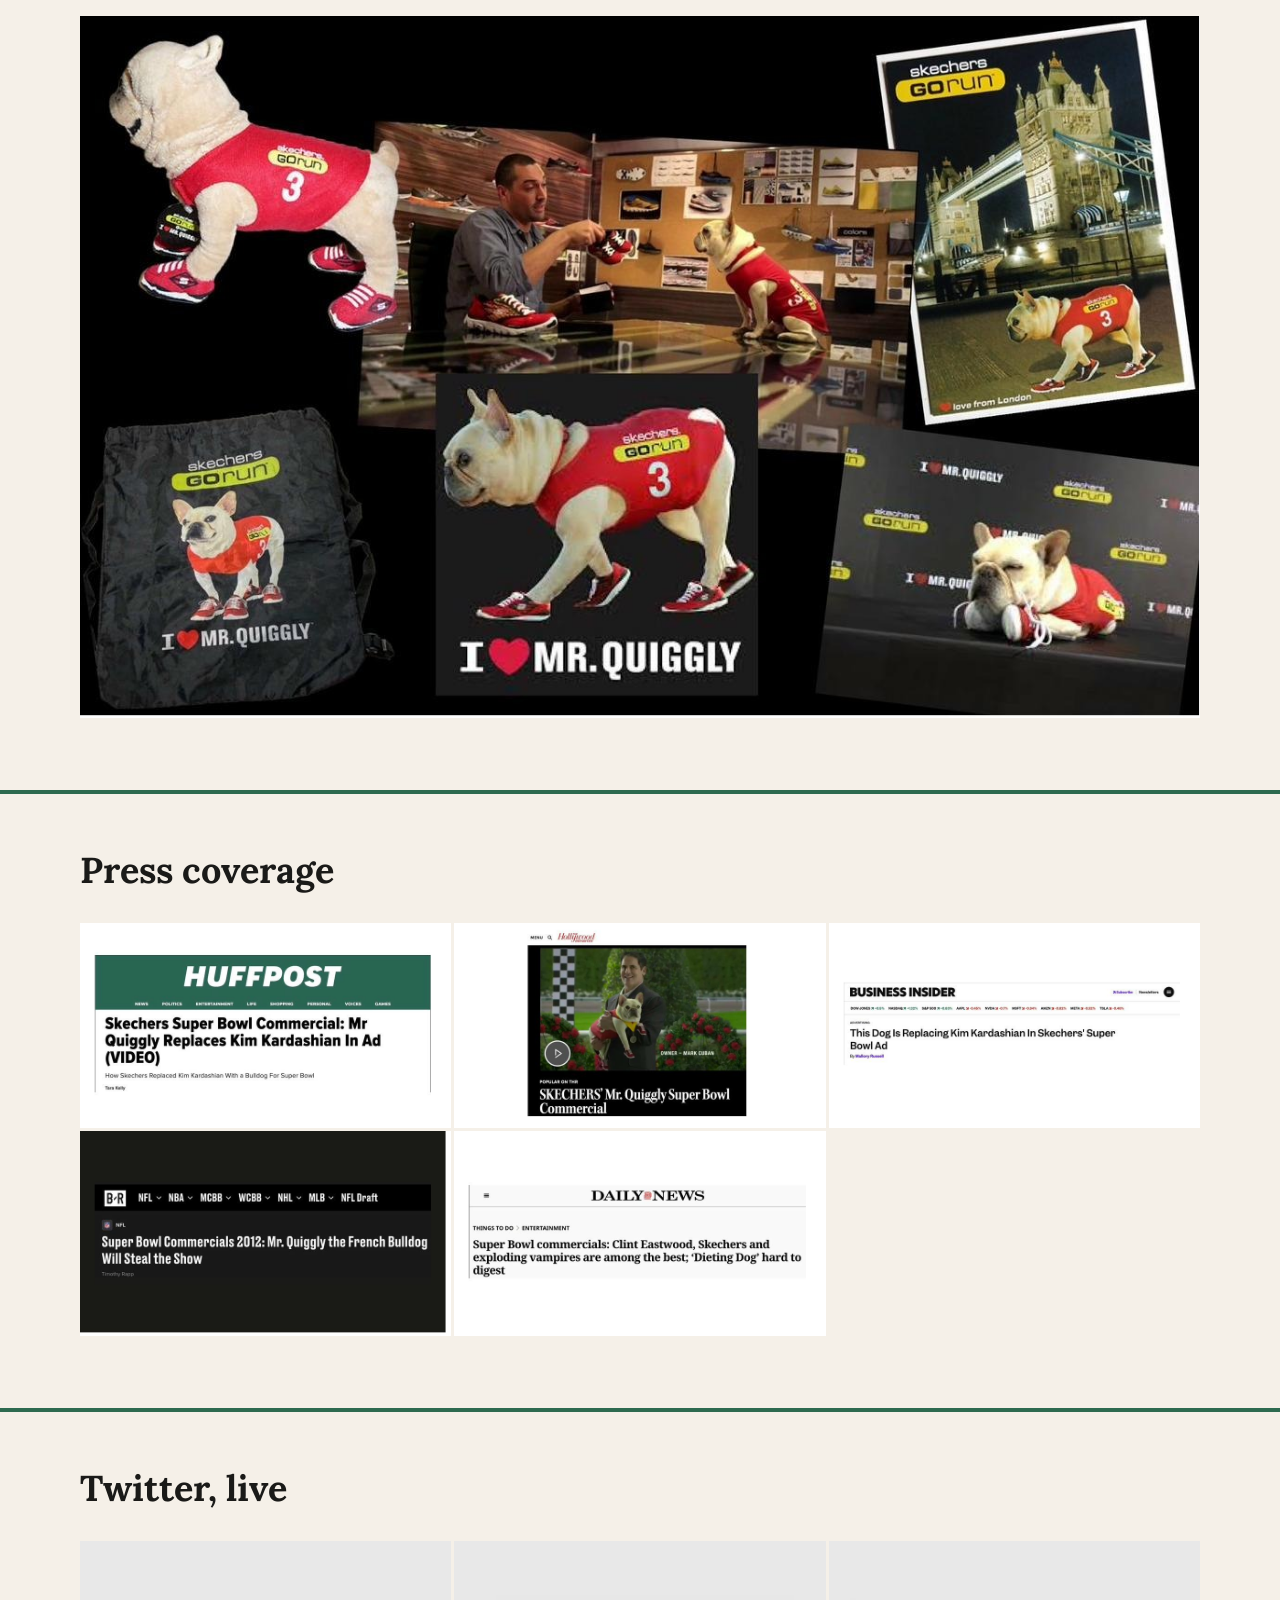
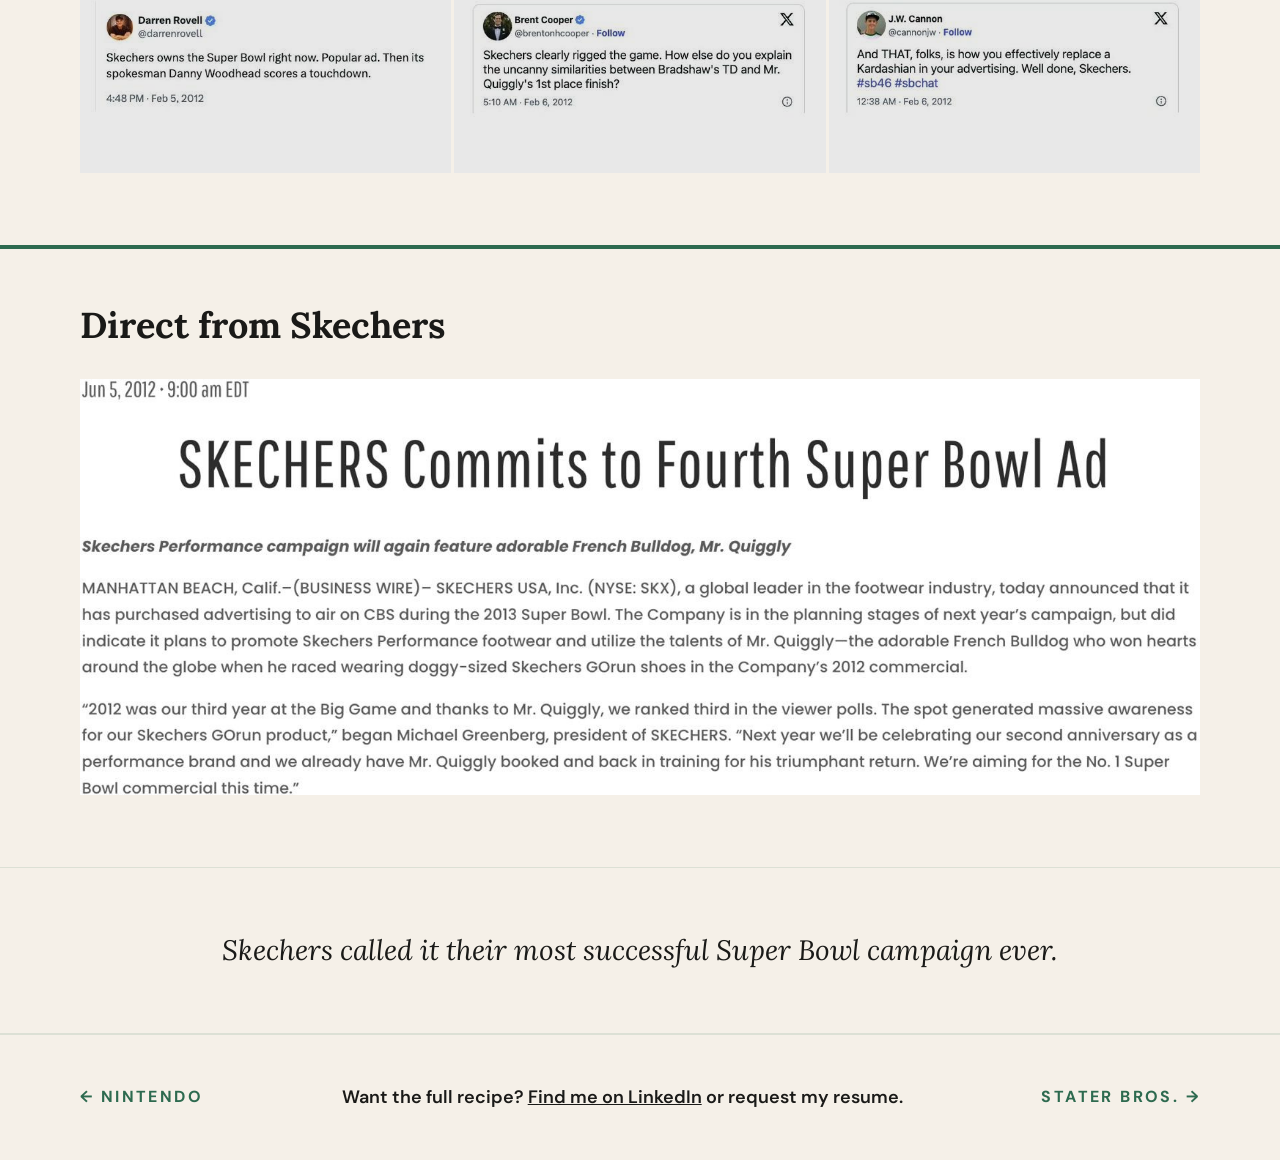
<file: skechers.html>
<!DOCTYPE html>
<html lang="en">
<head>
  <meta charset="UTF-8">
  <meta name="viewport" content="width=device-width, initial-scale=1.0">
  <title>Skechers — Alex Allper</title>
  <meta name="description" content="My idea for Skechers became a top-3 USA Today Ad Meter Super Bowl spot. Its star, Quiggly, went on to be a multi-year spokes-dog, named after my own dog.">
  <meta property="og:title" content="Skechers — Alex Allper" />
  <meta property="og:description" content="My idea for Skechers became a top-3 USA Today Ad Meter Super Bowl spot. Its star, Quiggly, went on to be a multi-year spokes-dog, named after my own dog." />
  <meta property="og:image" content="https://alexallper.com/assets/img/skechers-hero.jpg" />
  <meta property="og:url" content="https://alexallper.com/skechers.html" />
  <meta property="og:type" content="website" />
  <link rel="stylesheet" href="css/style-v3.css">
  <script src="https://player.vimeo.com/api/player.js"></script>
  <meta name="version" content="v20260321054903">
  <link rel="icon" type="image/png" href="favicon.png">
</head>
<body>

  <nav class="nav nav--dark" id="main-nav">
    <a href="index.html" class="nav__logo"><img src="assets/img/logo-black.png" alt="Alex Allper" class="nav__logo-img nav__logo-img--dark"><img src="assets/img/logo-white.png" alt="Alex Allper" class="nav__logo-img nav__logo-img--light"></a>
    <ul class="nav__links">
      <li><a href="index.html" class="active">Work</a></li>
      <li><a href="about.html">About</a></li>
      <li><a href="contact.html">Contact</a></li>
    </ul>
  </nav>

  <section class="client-hero">
    <img src="assets/img/skechers-hero.jpg" alt="Skechers" class="client-hero__image">
    <div class="client-hero__content">
      <p class="client-hero__stat">Top-3 rated Super Bowl spot. My dog's name. Multi-year campaign.</p>
      <h1 class="client-hero__headline">Good ideas don't need a big title</h1>
    </div>
  </section>

  <div class="client-opening">
    <p>Skechers had Kim Kardashian. My idea had other plans.</p>
    <p class="client-opening__role"><strong>My role:</strong> Creative Consultant. Came up with the idea and sold it to the creative director.</p>
  </div>

  <div class="work-section">
    <div class="work-label">The idea</div>
    <div class="work-item work-item--full work-item--vimeo-wide">
      <div class="vimeo-wrap" style="padding-top:56.25%;position:relative;">
        <iframe src="https://player.vimeo.com/video/1175355565?title=0&byline=0&portrait=0&badge=0&autopause=0&player_id=0&app_id=58479" frameborder="0" style="border:none;display:block;" allow="autoplay; fullscreen; picture-in-picture; clipboard-write; encrypted-media; web-share" referrerpolicy="strict-origin-when-cross-origin" style="position:absolute;top:0;left:0;width:100%;height:100%;" title="Mr. Quiggly Super Bowl Ad"></iframe>
      </div>
    </div>
  </div>

  <div class="callout">
    <p>#3 USA Today Ad Meter</p>
  </div>

  <div class="work-section">
    <div class="work-label">The reaction</div>
    <div class="work-item work-item--full work-item--vimeo">
      <div class="vimeo-wrap" style="padding-top:75%;position:relative;">
        <iframe src="https://player.vimeo.com/video/1175355537?title=0&byline=0&portrait=0&badge=0&autopause=0&player_id=0&app_id=58479" frameborder="0" style="border:none;display:block;" allow="autoplay; fullscreen; picture-in-picture; clipboard-write; encrypted-media; web-share" referrerpolicy="strict-origin-when-cross-origin" style="position:absolute;top:0;left:0;width:100%;height:100%;" title="GMA Quiggly"></iframe>
      </div>
    </div>
  </div>

  <div class="work-section">
    <div class="work-label">The ad soared. Mr. Quiggly became the spokes-dog for years. My dog's name, by the way.</div>
    <div class="work-item work-item--full">
      <img src="assets/img/skechers-spokesdog-1.jpg" alt="Mr. Quiggly campaign" class="work-item__image work-item__image--press">
    </div>
  </div>

  <!-- PRESS COVERAGE -->
  <div class="work-section">
    <div class="work-label">Press coverage</div>
    <div class="work-grid work-grid--3">
      <div class="work-item">
        <img src="assets/img/press-huffpost.jpg" alt="HuffPost coverage" class="work-item__image work-item__image--press">
      </div>
      <div class="work-item">
        <img src="assets/img/press-thr.jpg" alt="Hollywood Reporter coverage" class="work-item__image work-item__image--press">
      </div>
      <div class="work-item">
        <img src="assets/img/press-bizinsider.jpg" alt="Business Insider coverage" class="work-item__image work-item__image--press">
      </div>
      <div class="work-item">
        <img src="assets/img/press-bleacher.jpg" alt="Bleacher Report coverage" class="work-item__image work-item__image--press">
      </div>
      <div class="work-item">
        <img src="assets/img/press-dailynews.jpg" alt="Daily News coverage" class="work-item__image work-item__image--press">
      </div>
    </div>
  </div>

  <!-- TWEETS -->
  <div class="work-section">
    <div class="work-label">Twitter, live</div>
    <div class="work-grid work-grid--3">
      <div class="work-item">
        <img src="assets/img/press-tweet-rovell.jpg" alt="Darren Rovell tweet" class="work-item__image">
      </div>
      <div class="work-item">
        <img src="assets/img/press-tweet-cooper.jpg" alt="Tweet" class="work-item__image">
      </div>
      <div class="work-item">
        <img src="assets/img/press-tweet-cannon.jpg" alt="Tweet" class="work-item__image">
      </div>
    </div>
  </div>

  <!-- PRESS RELEASE -->
  <div class="work-section">
    <div class="work-label">Direct from Skechers</div>
    <div class="work-item work-item--full">
      <img src="assets/img/press-release.jpg" alt="Skechers press release" class="work-item__image work-item__image--press">
    </div>
  </div>

  <div class="pull-quote">
    <p>Skechers called it their most successful Super Bowl campaign ever.</p>
  </div>

  <div class="bottom-line">
    <a href="nintendo.html" class="bottom-line__prev">← Nintendo</a>
    <p class="bottom-line__text" style="text-align:center;flex:1;">Want the full recipe? <a href="https://linkedin.com/in/alexallper" target="_blank" rel="noopener" style="color:inherit;text-decoration:underline;">Find me on LinkedIn</a> or request my resume.</p>
    <a href="staterbros.html" class="bottom-line__next">Stater Bros. →</a>
  </div>

  <script src="js/main.js"></script>
</body>
</html>
</file>
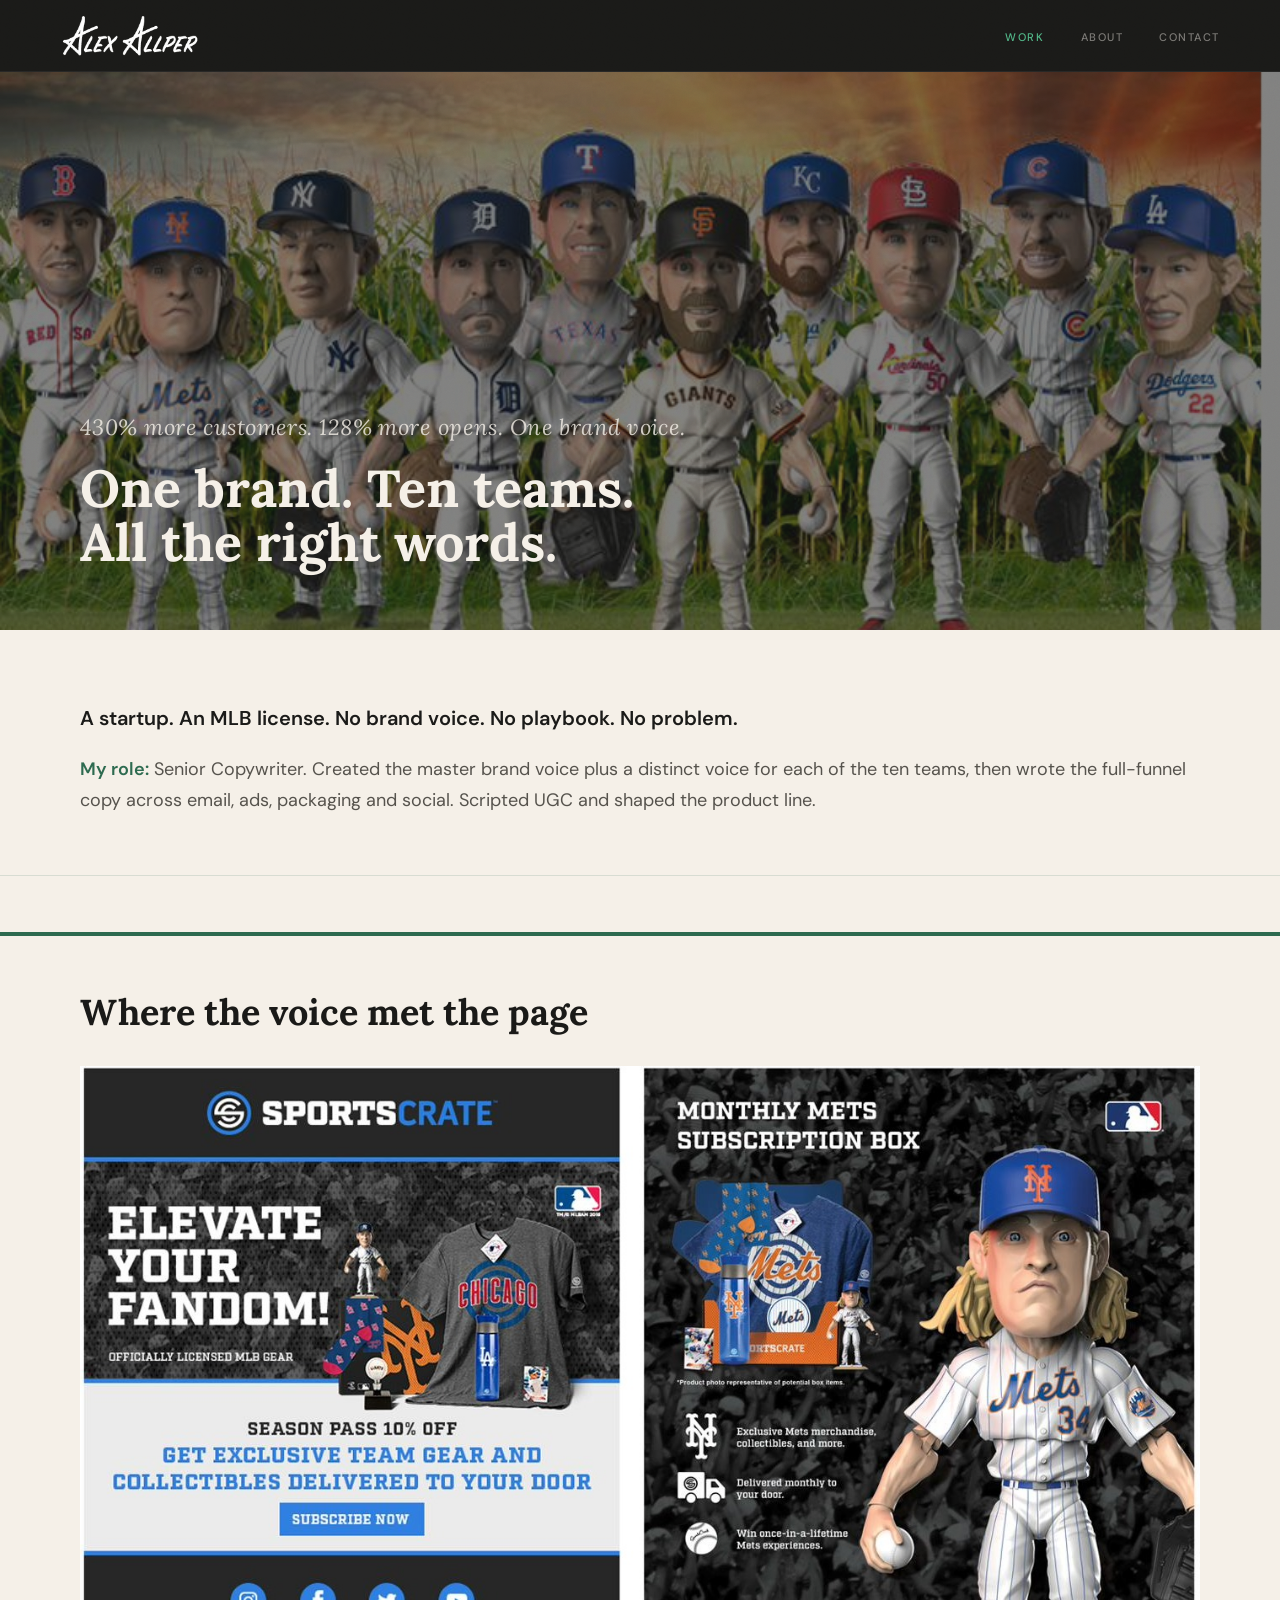
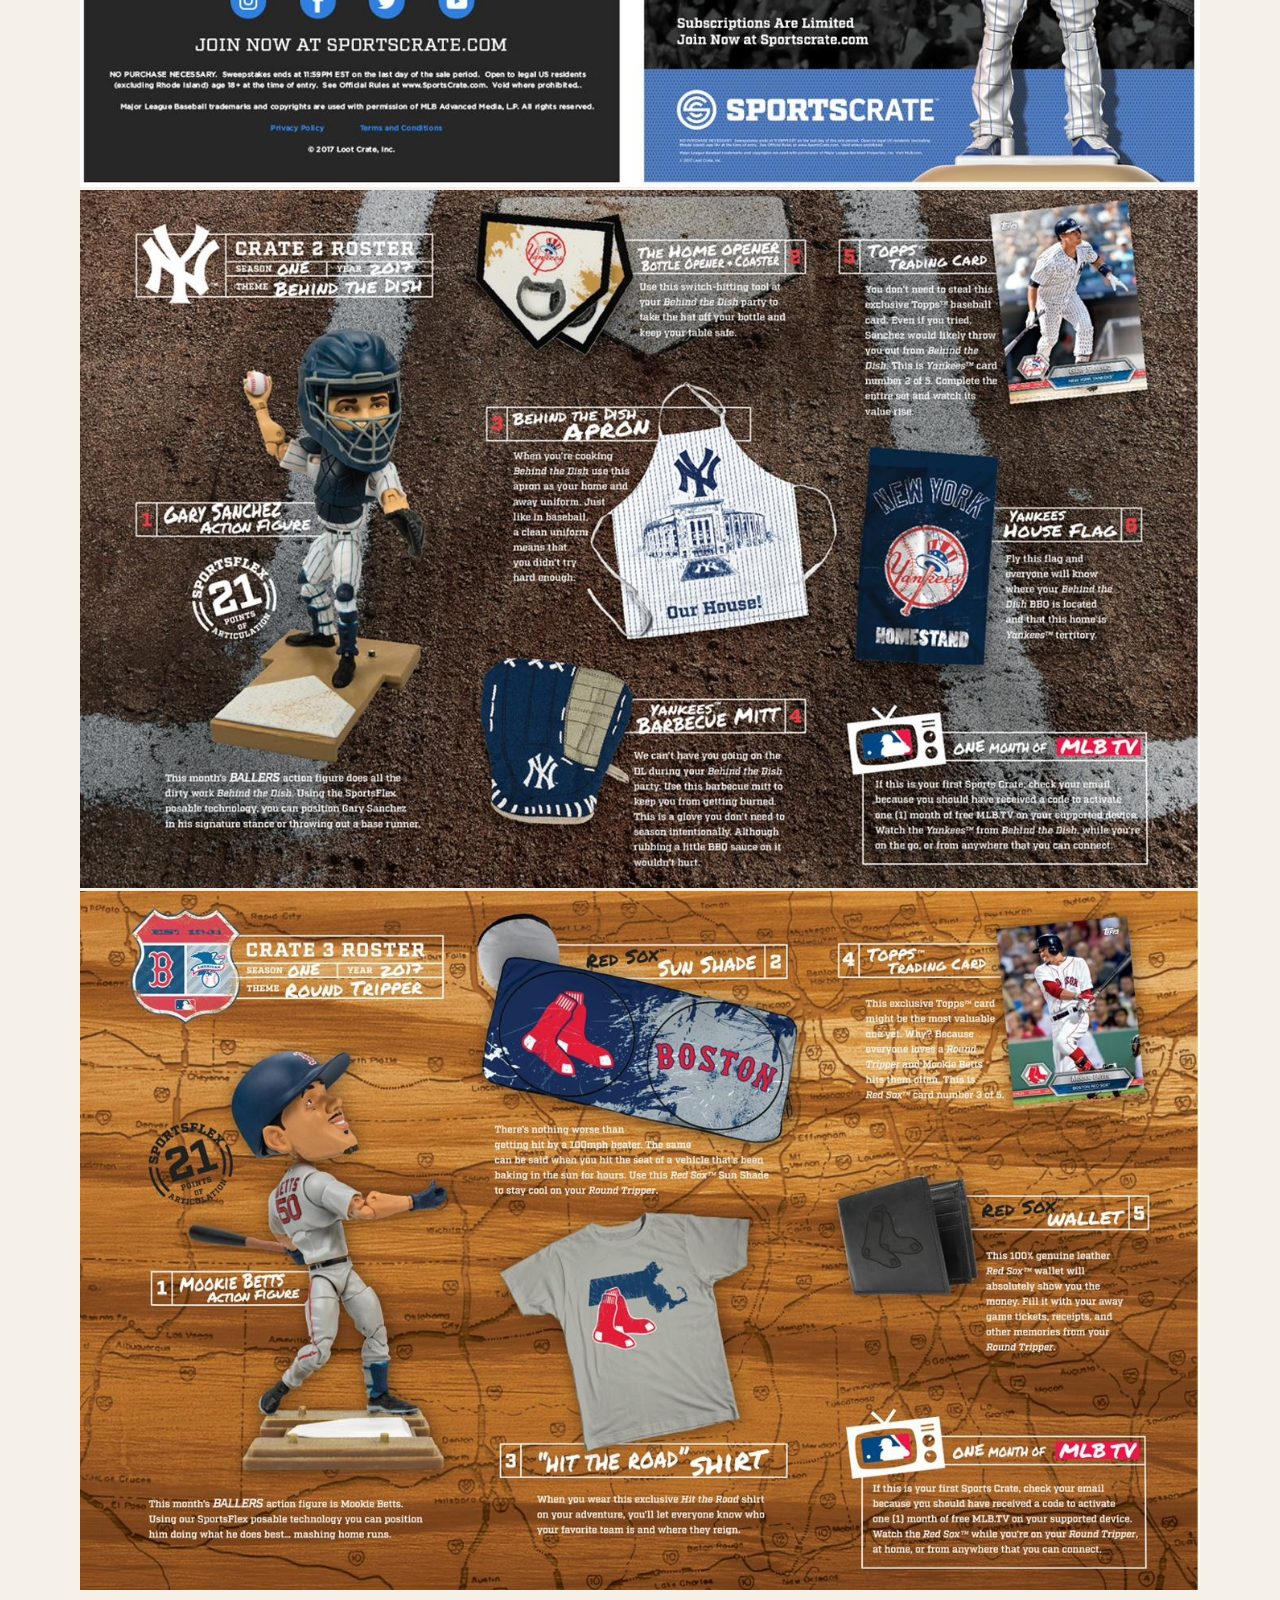
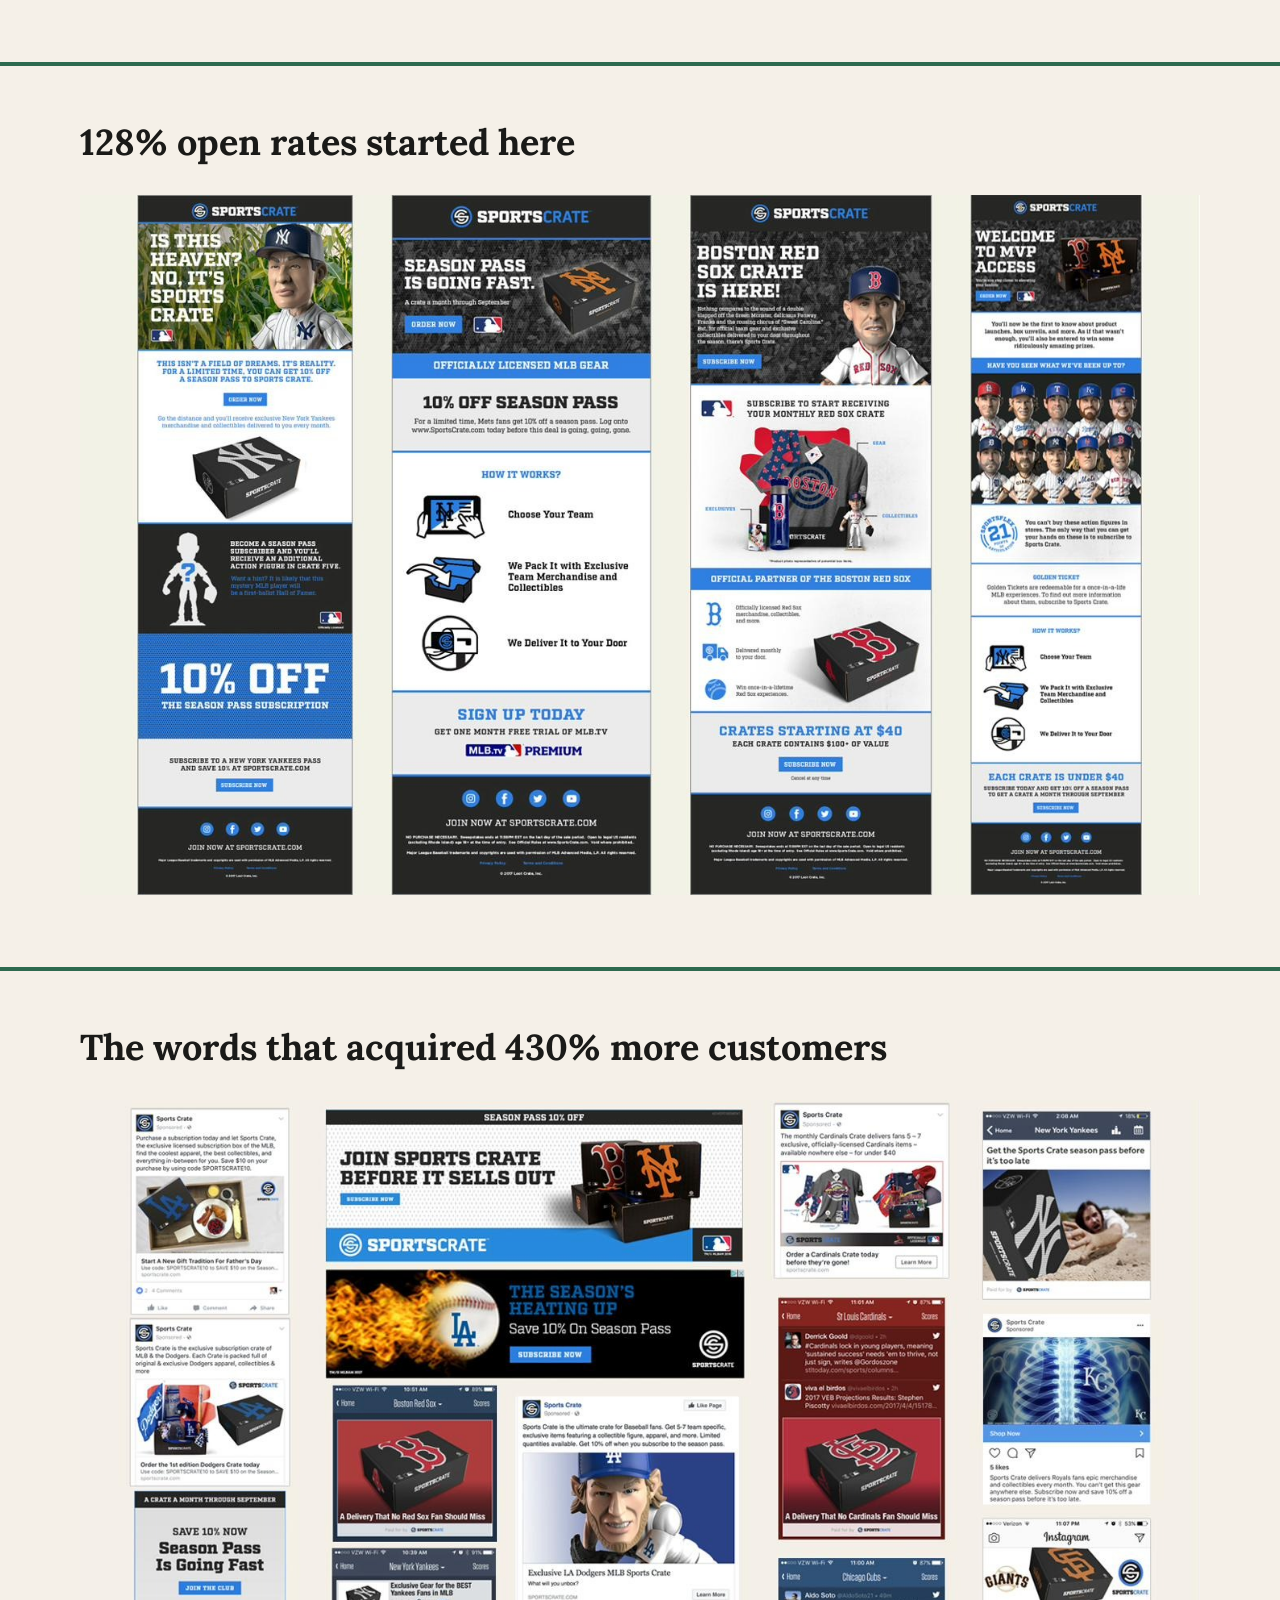
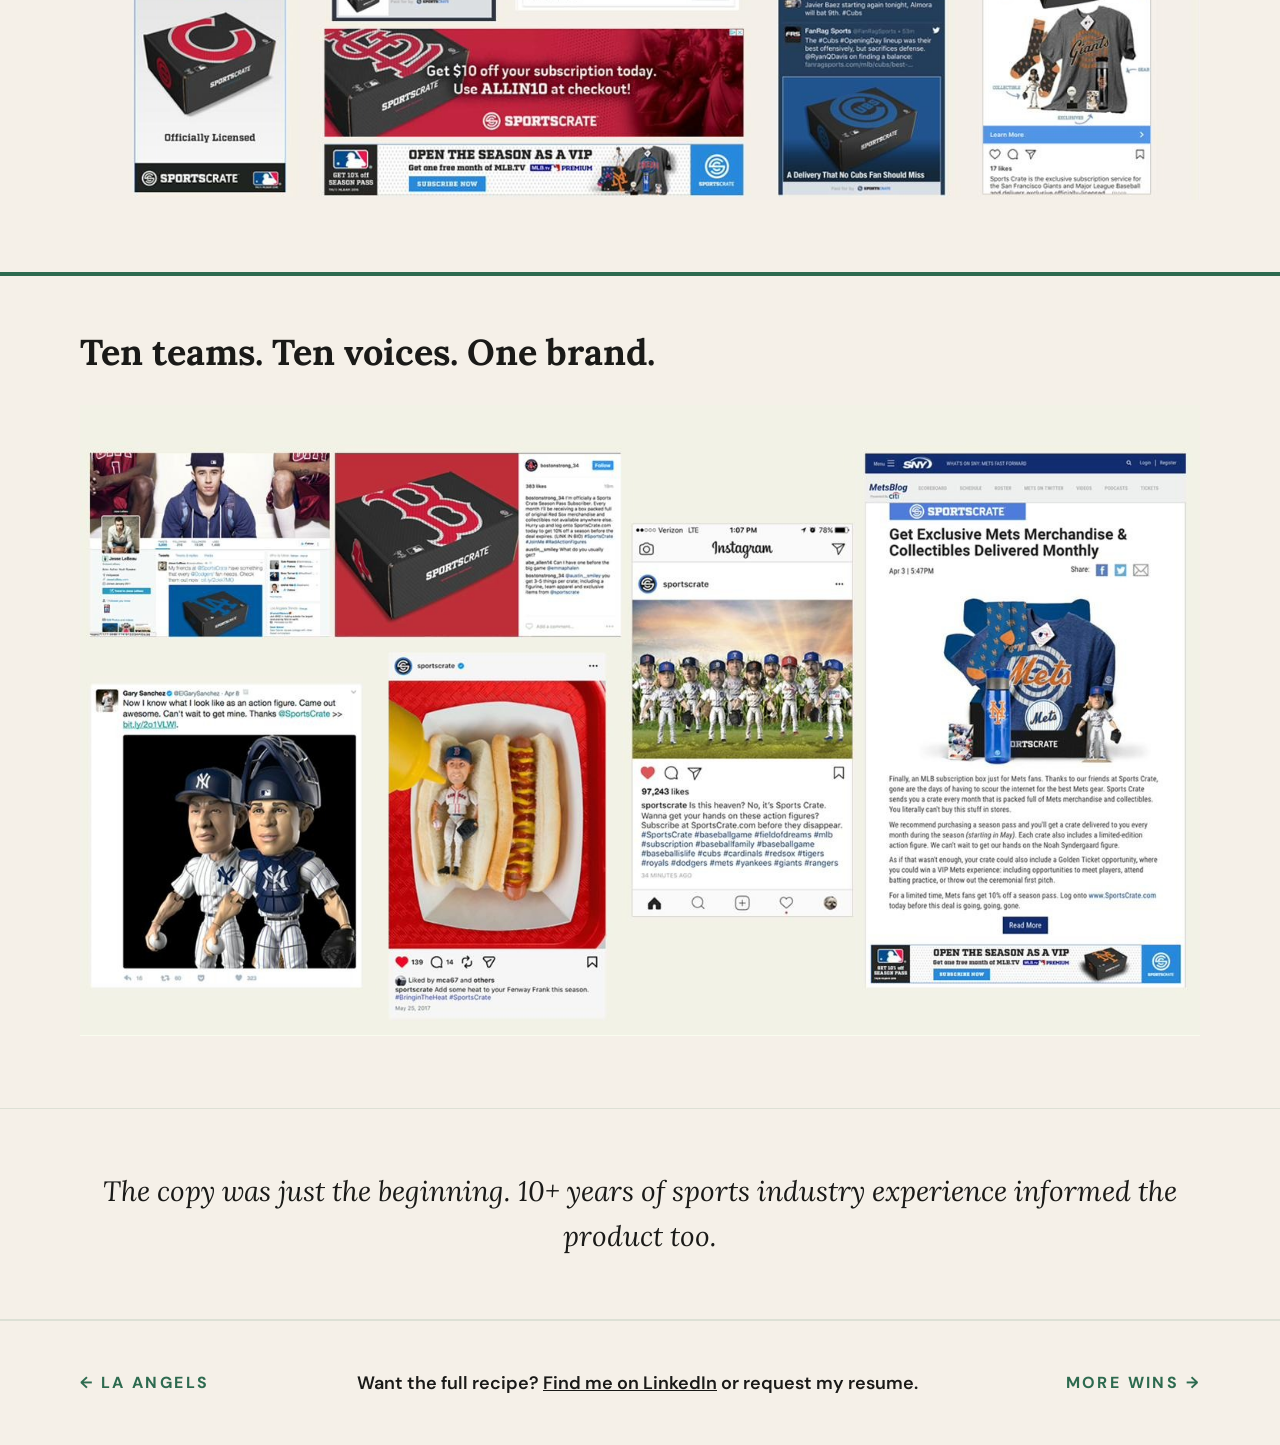
<file: sportscrate.html>
<!DOCTYPE html>
<html lang="en">
<head>
  <meta charset="UTF-8">
  <meta name="viewport" content="width=device-width, initial-scale=1.0">
  <title>Sports Crate — Alex Allper</title>
  <meta name="description" content="Alex Allper built Sports Crate's brand voice and led UGC, influencer & social creative across 10 MLB teams, raising acquisition 430% & email opens 128%.">
  <meta property="og:title" content="Sports Crate — Alex Allper" />
  <meta property="og:description" content="Alex Allper built Sports Crate's brand voice and led UGC, influencer & social creative across 10 MLB teams, raising acquisition 430% & email opens 128%." />
  <meta property="og:image" content="https://alexallper.com/assets/img/sportscrate-hero.jpg" />
  <meta property="og:url" content="https://alexallper.com/sportscrate.html" />
  <meta property="og:type" content="website" />
  <link rel="stylesheet" href="css/style-v3.css">
  <meta name="version" content="v20260321054903">
  <link rel="icon" type="image/png" href="favicon.png">
</head>
<body>

  <nav class="nav nav--dark" id="main-nav">
    <a href="index.html" class="nav__logo"><img src="assets/img/logo-black.png" alt="Alex Allper" class="nav__logo-img nav__logo-img--dark"><img src="assets/img/logo-white.png" alt="Alex Allper" class="nav__logo-img nav__logo-img--light"></a>
    <ul class="nav__links">
      <li><a href="index.html" class="active">Work</a></li>
      <li><a href="about.html">About</a></li>
      <li><a href="contact.html">Contact</a></li>
    </ul>
  </nav>

  <section class="client-hero">
    <img src="assets/img/sportscrate-hero.jpg" alt="Sports Crate" class="client-hero__image">
    <div class="client-hero__content">
      <p class="client-hero__stat">430% more customers. 128% more opens. One brand voice.</p>
      <h1 class="client-hero__headline">One brand. Ten teams.<br>All the right words.</h1>
    </div>
  </section>

  <div class="client-opening">
    <p>A startup. An MLB license. No brand voice. No playbook. No problem.</p>
        <p class="client-opening__role"><strong>My role:</strong> Senior Copywriter. Created the master brand voice plus a distinct voice for each of the ten teams, then wrote the full-funnel copy across email, ads, packaging and social. Scripted UGC and shaped the product line.</p>
  </div>

  <div class="work-section">
    <div class="work-label">Where the voice met the page</div>
    <div class="work-item work-item--full">
      <img src="assets/img/sportscrate-collateral-1.jpg" alt="Collateral" class="work-item__image work-item__image--press">
    </div>
    <div class="work-item work-item--full" style="margin-top:3px;">
      <img src="assets/img/sportscrate-collateral-2.jpg" alt="Collateral" class="work-item__image work-item__image--press">
    </div>
    <div class="work-item work-item--full" style="margin-top:3px;">
      <img src="assets/img/sportscrate-collateral-3.jpg" alt="Collateral" class="work-item__image work-item__image--press">
    </div>
  </div>

  <div class="work-section">
    <div class="work-label">128% open rates started here</div>
    <div class="work-item work-item--full">
      <img src="assets/img/sportscrate-email.jpg" alt="Email" class="work-item__image work-item__image--press">
    </div>
  </div>

  <div class="work-section">
    <div class="work-label">The words that acquired 430% more customers</div>
    <div class="work-item work-item--full">
      <img src="assets/img/sportscrate-ads.jpg" alt="Ads" class="work-item__image work-item__image--press">
    </div>
  </div>

  <div class="work-section">
    <div class="work-label">Ten teams. Ten voices. One brand.</div>
    <div class="work-item work-item--full">
      <img src="assets/img/sportscrate-social.jpg" alt="Social content" class="work-item__image work-item__image--press">
    </div>
  </div>

  <div class="pull-quote">
    <p>The copy was just the beginning. 10+ years of sports industry experience informed the product too.</p>
  </div>

  <div class="bottom-line">
    <a href="laangels.html" class="bottom-line__prev">← LA Angels</a>
    <p class="bottom-line__text" style="text-align:center;flex:1;">Want the full recipe? <a href="https://linkedin.com/in/alexallper" target="_blank" rel="noopener" style="color:inherit;text-decoration:underline;">Find me on LinkedIn</a> or request my resume.</p>
    <a href="morewins.html" class="bottom-line__next">More Wins →</a>
  </div>

  <script src="js/main.js"></script>
</body>
</html>
</file>
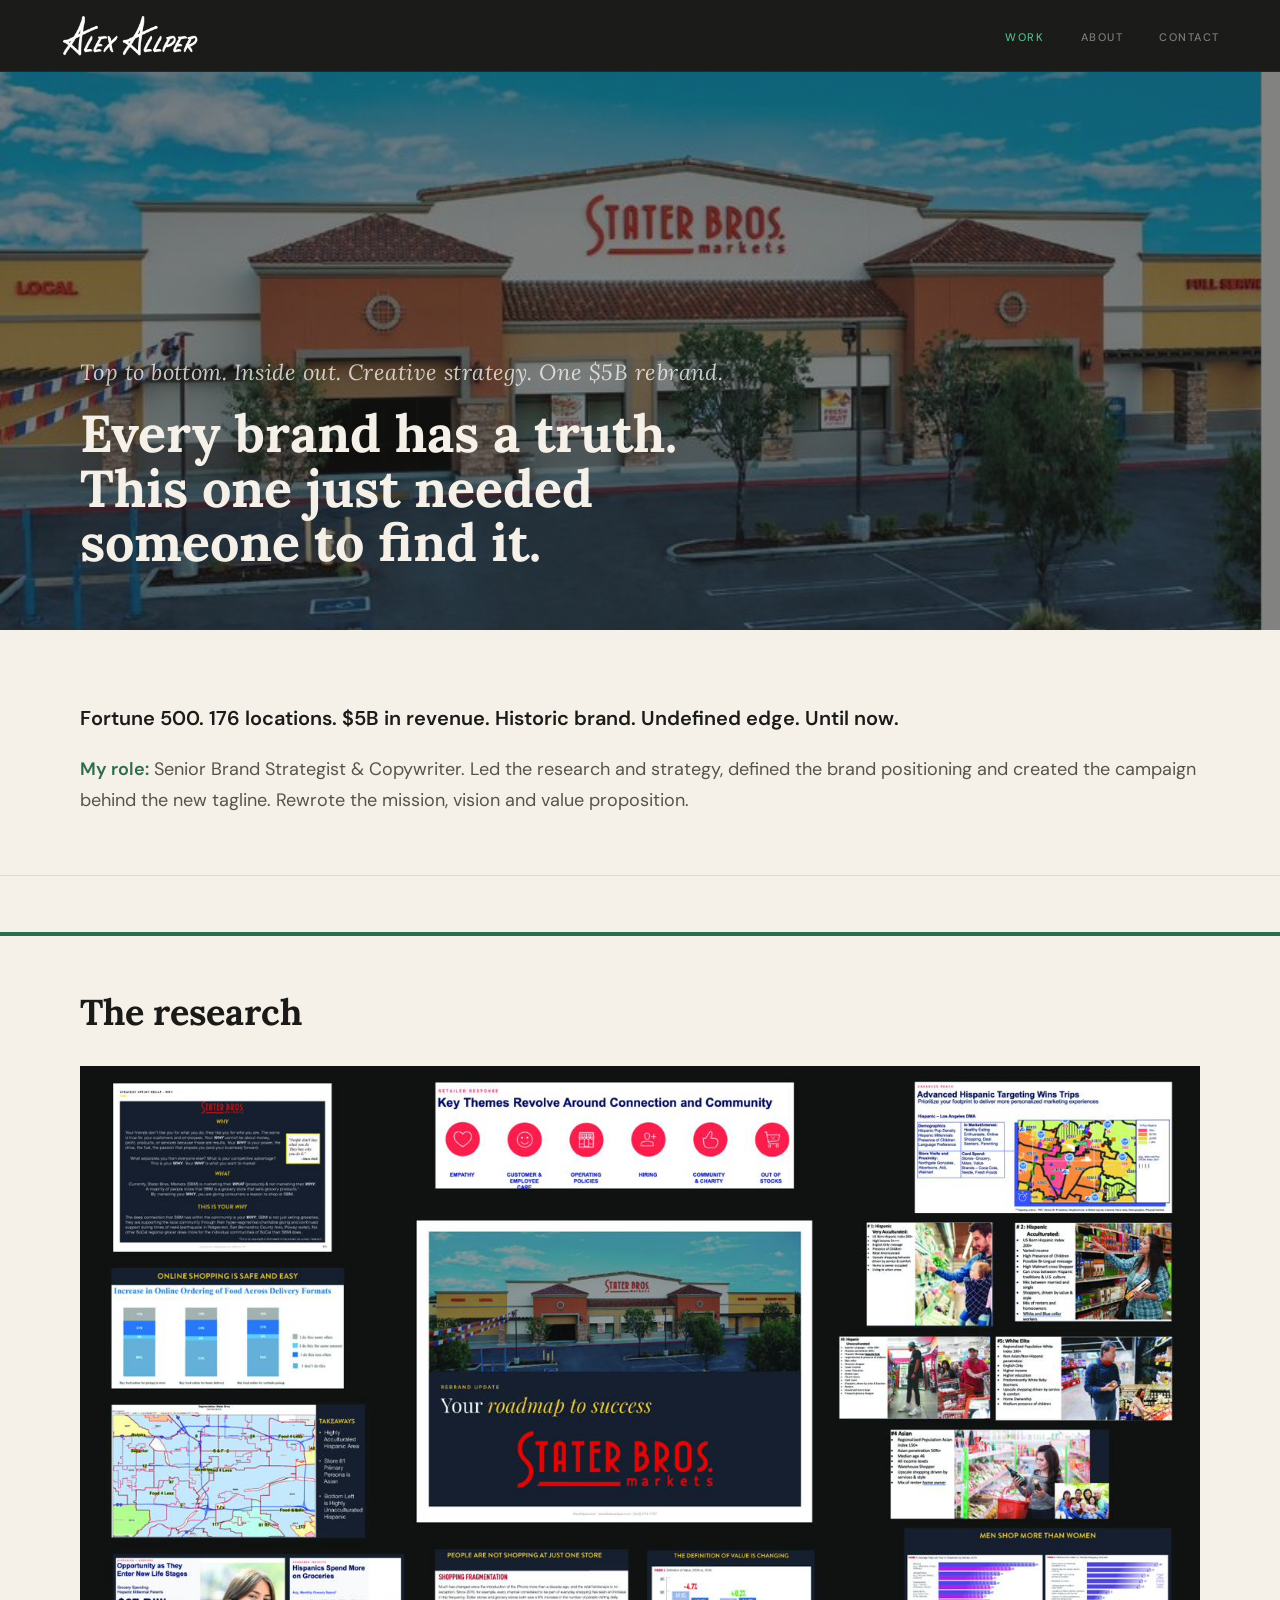
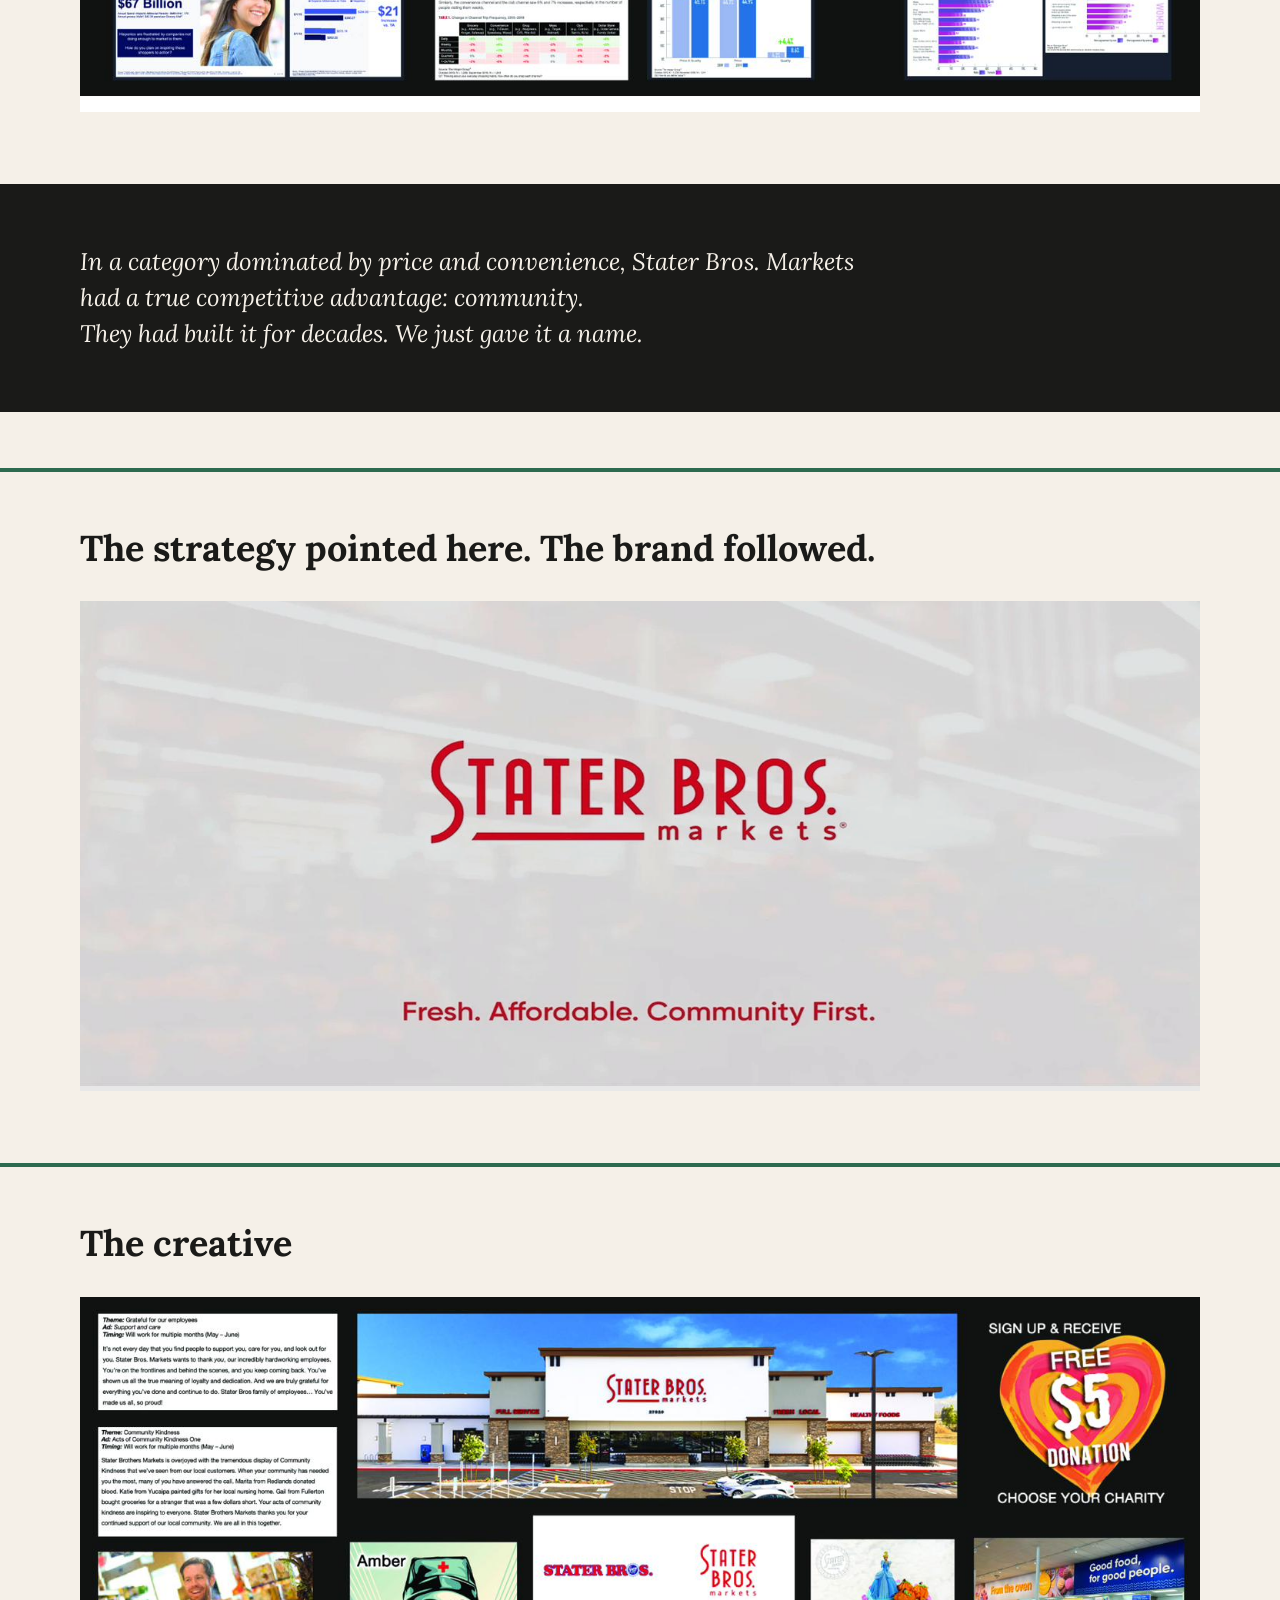
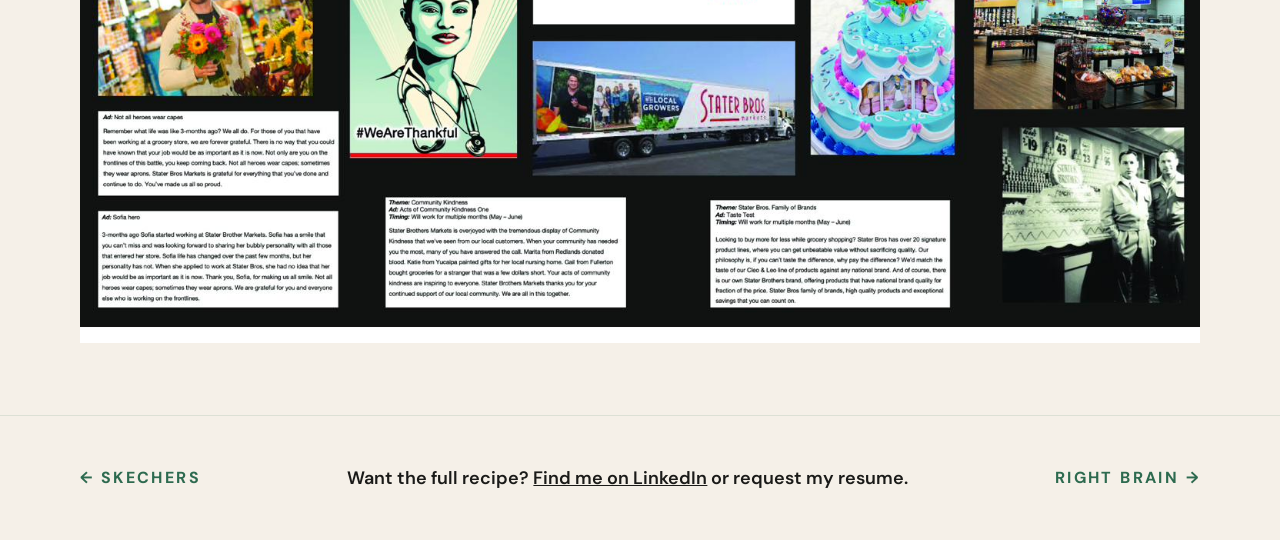
<file: staterbros.html>
<!DOCTYPE html>
<html lang="en">
<head>
  <meta charset="UTF-8">
  <meta name="viewport" content="width=device-width, initial-scale=1.0">
  <title>Stater Bros. Markets — Alex Allper</title>
  <meta name="description" content="Alex Allper's data-driven creative strategy shaped Stater Bros. Markets' rebrand: a $5B, 176-location SoCal grocery chain built on community.">
  <meta property="og:title" content="Stater Bros. Markets — Alex Allper" />
  <meta property="og:description" content="Alex Allper's data-driven creative strategy shaped Stater Bros. Markets' rebrand: a $5B, 176-location SoCal grocery chain built on community." />
  <meta property="og:image" content="https://alexallper.com/assets/img/staterbros-hero.jpg" />
  <meta property="og:url" content="https://alexallper.com/staterbros.html" />
  <meta property="og:type" content="website" />
  <link rel="stylesheet" href="css/style-v3.css">
  <meta name="version" content="v20260321054903">
  <link rel="icon" type="image/png" href="favicon.png">
</head>
<body>

  <nav class="nav nav--dark" id="main-nav">
    <a href="index.html" class="nav__logo"><img src="assets/img/logo-black.png" alt="Alex Allper" class="nav__logo-img nav__logo-img--dark"><img src="assets/img/logo-white.png" alt="Alex Allper" class="nav__logo-img nav__logo-img--light"></a>
    <ul class="nav__links">
      <li><a href="index.html" class="active">Work</a></li>
      <li><a href="about.html">About</a></li>
      <li><a href="contact.html">Contact</a></li>
    </ul>
  </nav>

  <section class="client-hero">
    <img src="assets/img/staterbros-hero.jpg" alt="Stater Bros. Markets" class="client-hero__image">
    <div class="client-hero__content">
      <p class="client-hero__stat">Top to bottom. Inside out. Creative strategy. One $5B rebrand.</p>
      <h1 class="client-hero__headline">Every brand has a truth.<br>This one just needed<br>someone to find it.</h1>
    </div>
  </section>

  <div class="client-opening">
    <p>Fortune 500. 176 locations. $5B in revenue. Historic brand. Undefined edge. Until now.</p>
        <p class="client-opening__role"><strong>My role:</strong> Senior Brand Strategist &amp; Copywriter. Led the research and strategy, defined the brand positioning and created the campaign behind the new tagline. Rewrote the mission, vision and value proposition.</p>
  </div>

  <div class="work-section">
    <div class="work-label">The research</div>
    <div class="work-item work-item--full">
      <img src="assets/img/staterbros-research.jpg" alt="Research" class="work-item__image work-item__image--press">
    </div>
  </div>

  <div class="insight-block">
    <p>In a category dominated by price and convenience, Stater Bros. Markets had a true competitive advantage: community.<br>They had built it for decades. We just gave it a name.</p>
  </div>



  <div class="work-section">
    <div class="work-label">The strategy pointed here. The brand followed.</div>
    <div class="work-item work-item--full">
      <img src="assets/img/staterbros-tagline.jpg" alt="Brand tagline" class="work-item__image">
    </div>
  </div>

  <div class="work-section">
    <div class="work-label">The creative</div>
    <div class="work-item work-item--full">
      <img src="assets/img/staterbros-creative.jpg" alt="Stater Bros. creative work" class="work-item__image work-item__image--press">
    </div>
  </div>





  <div class="bottom-line">
    <a href="skechers.html" class="bottom-line__prev">← Skechers</a>
    <p class="bottom-line__text" style="text-align:center;flex:1;">Want the full recipe? <a href="https://linkedin.com/in/alexallper" target="_blank" rel="noopener" style="color:inherit;text-decoration:underline;">Find me on LinkedIn</a> or request my resume.</p>
    <a href="rightbrain.html" class="bottom-line__next">Right Brain →</a>
  </div>

  <script src="js/main.js"></script>
</body>
</html>
</file>
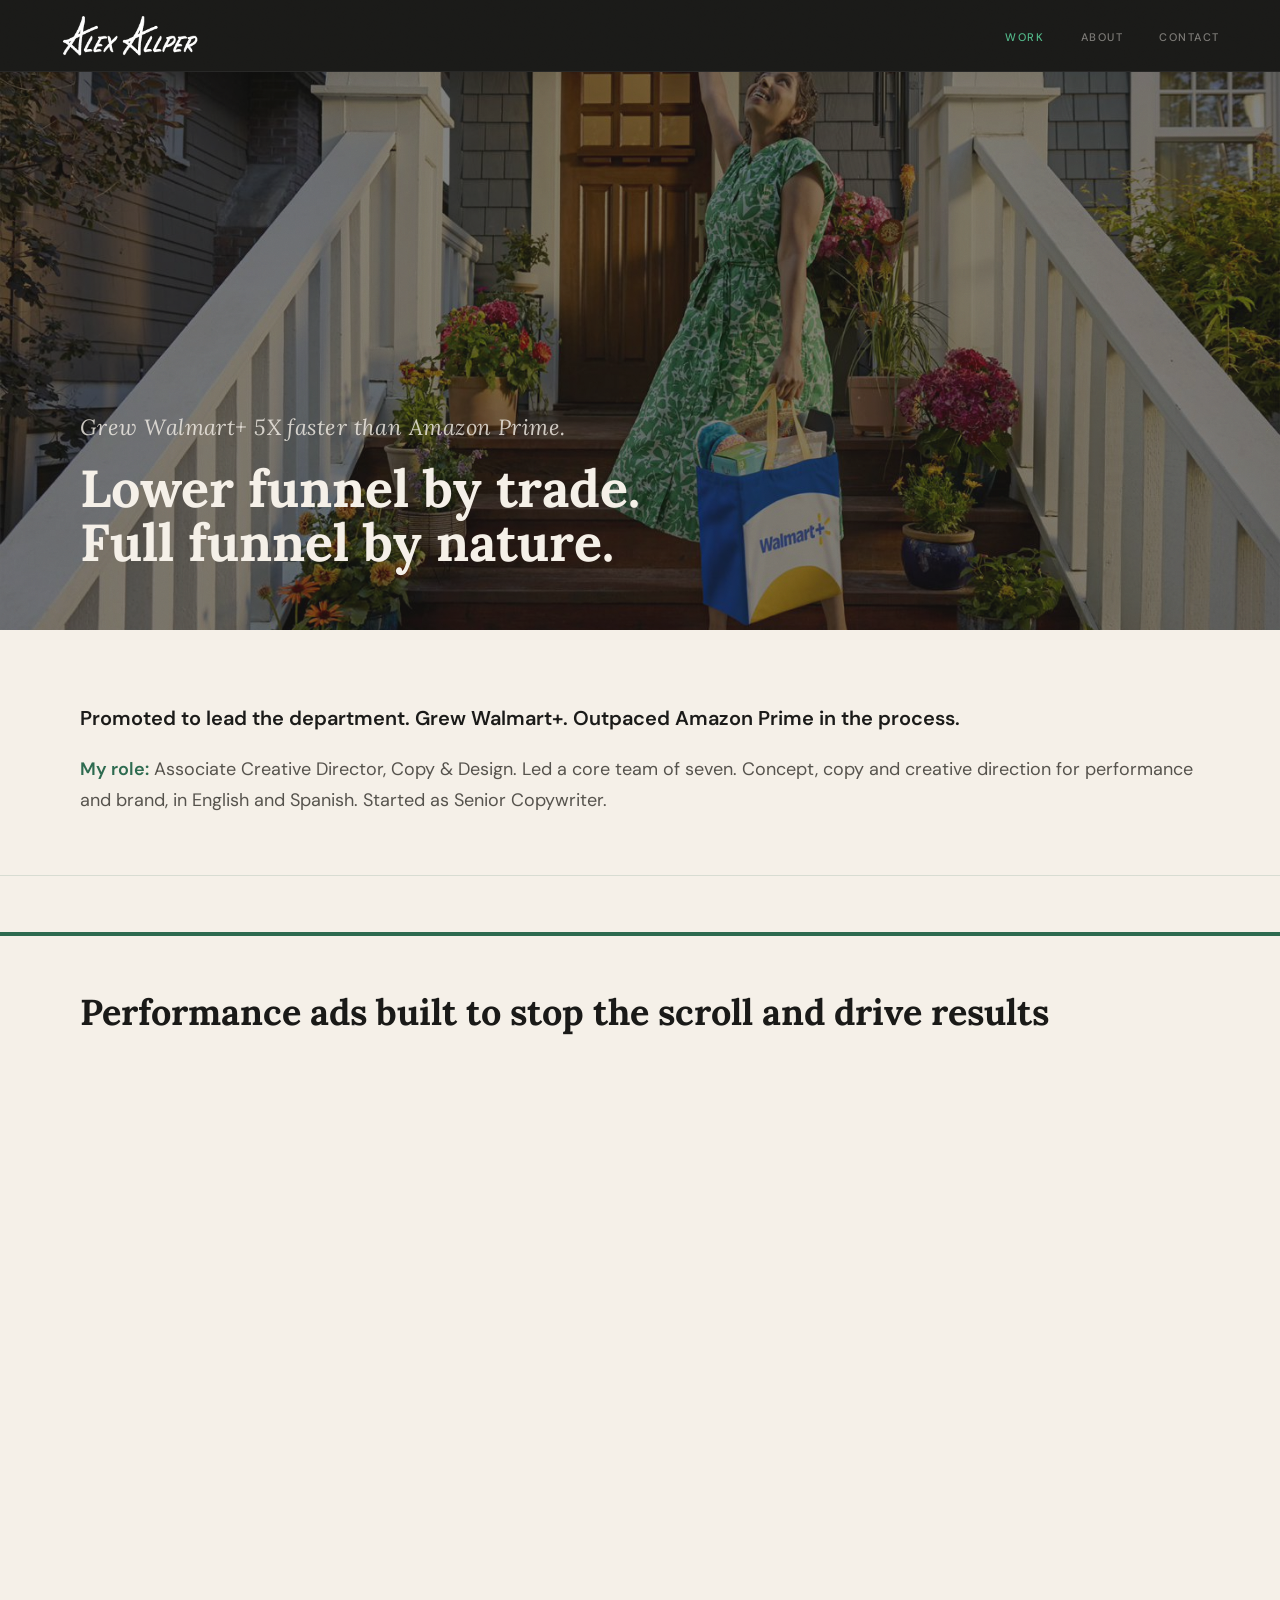
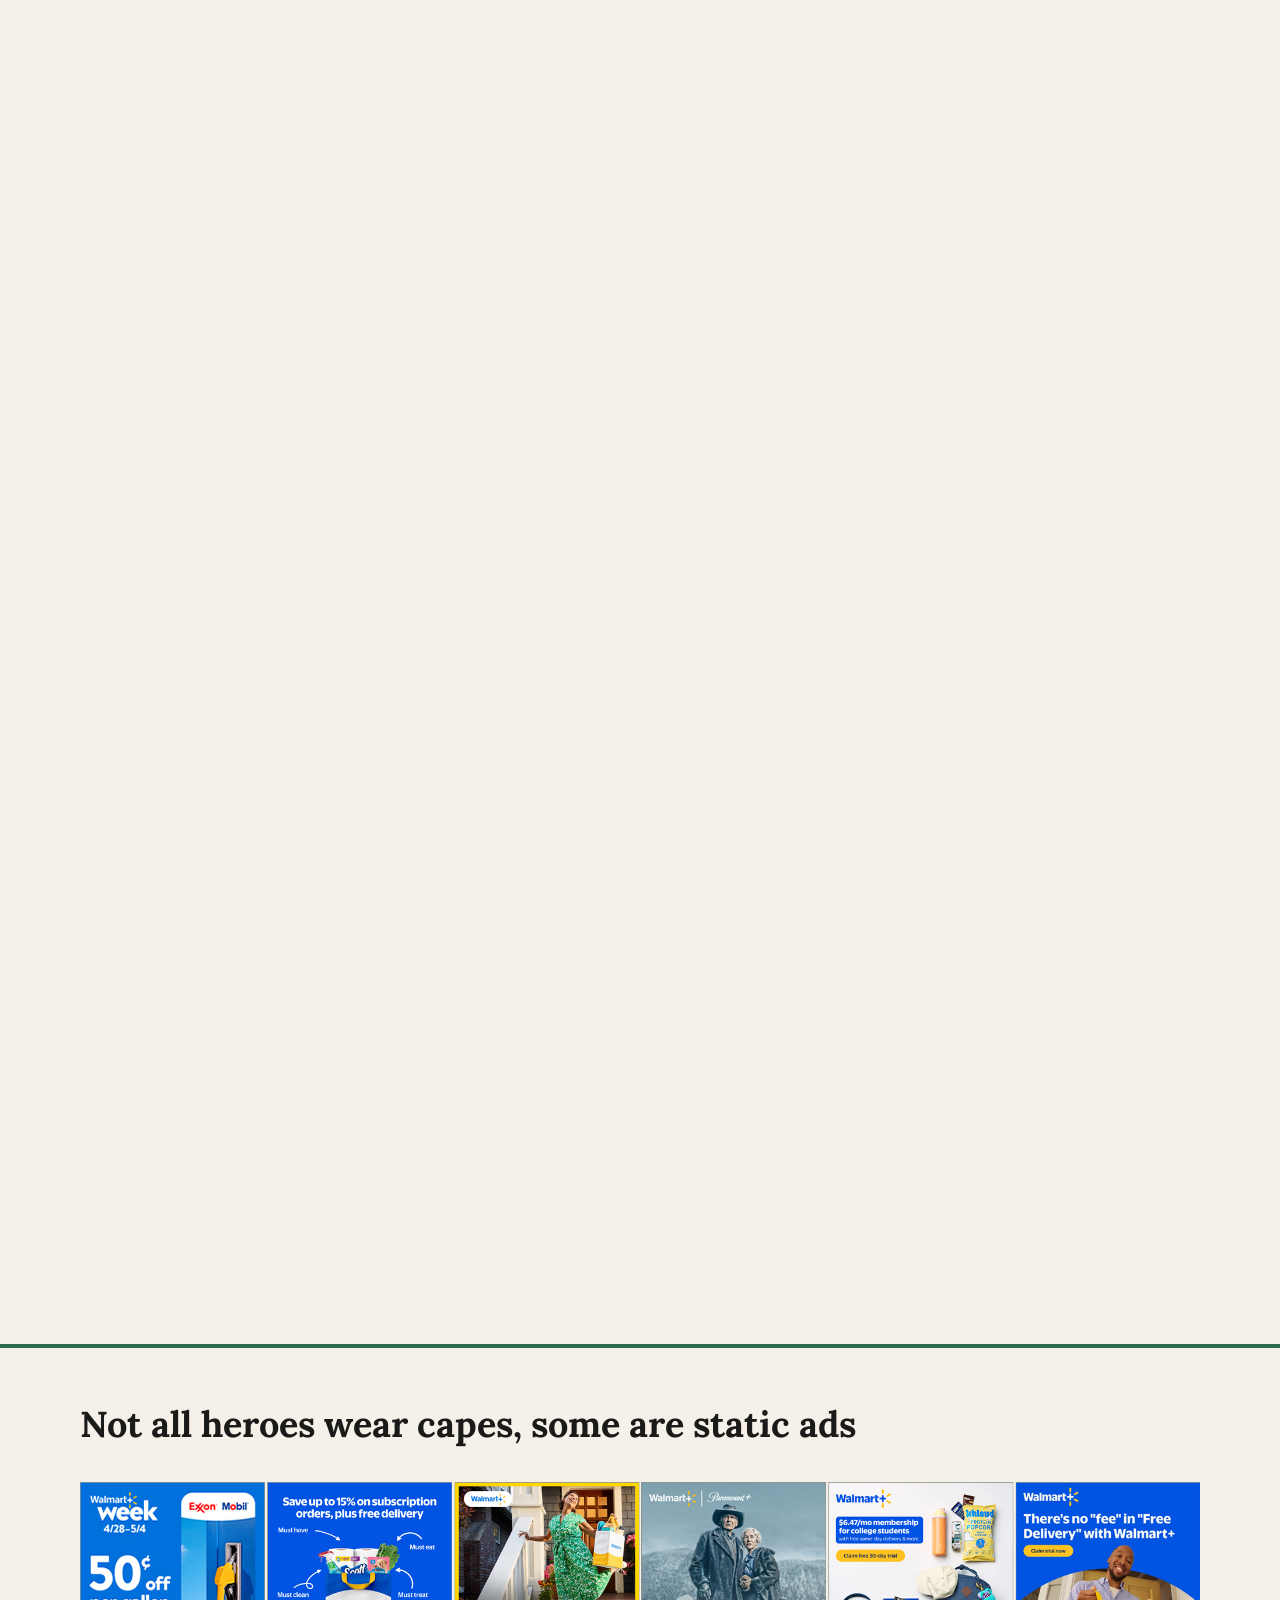
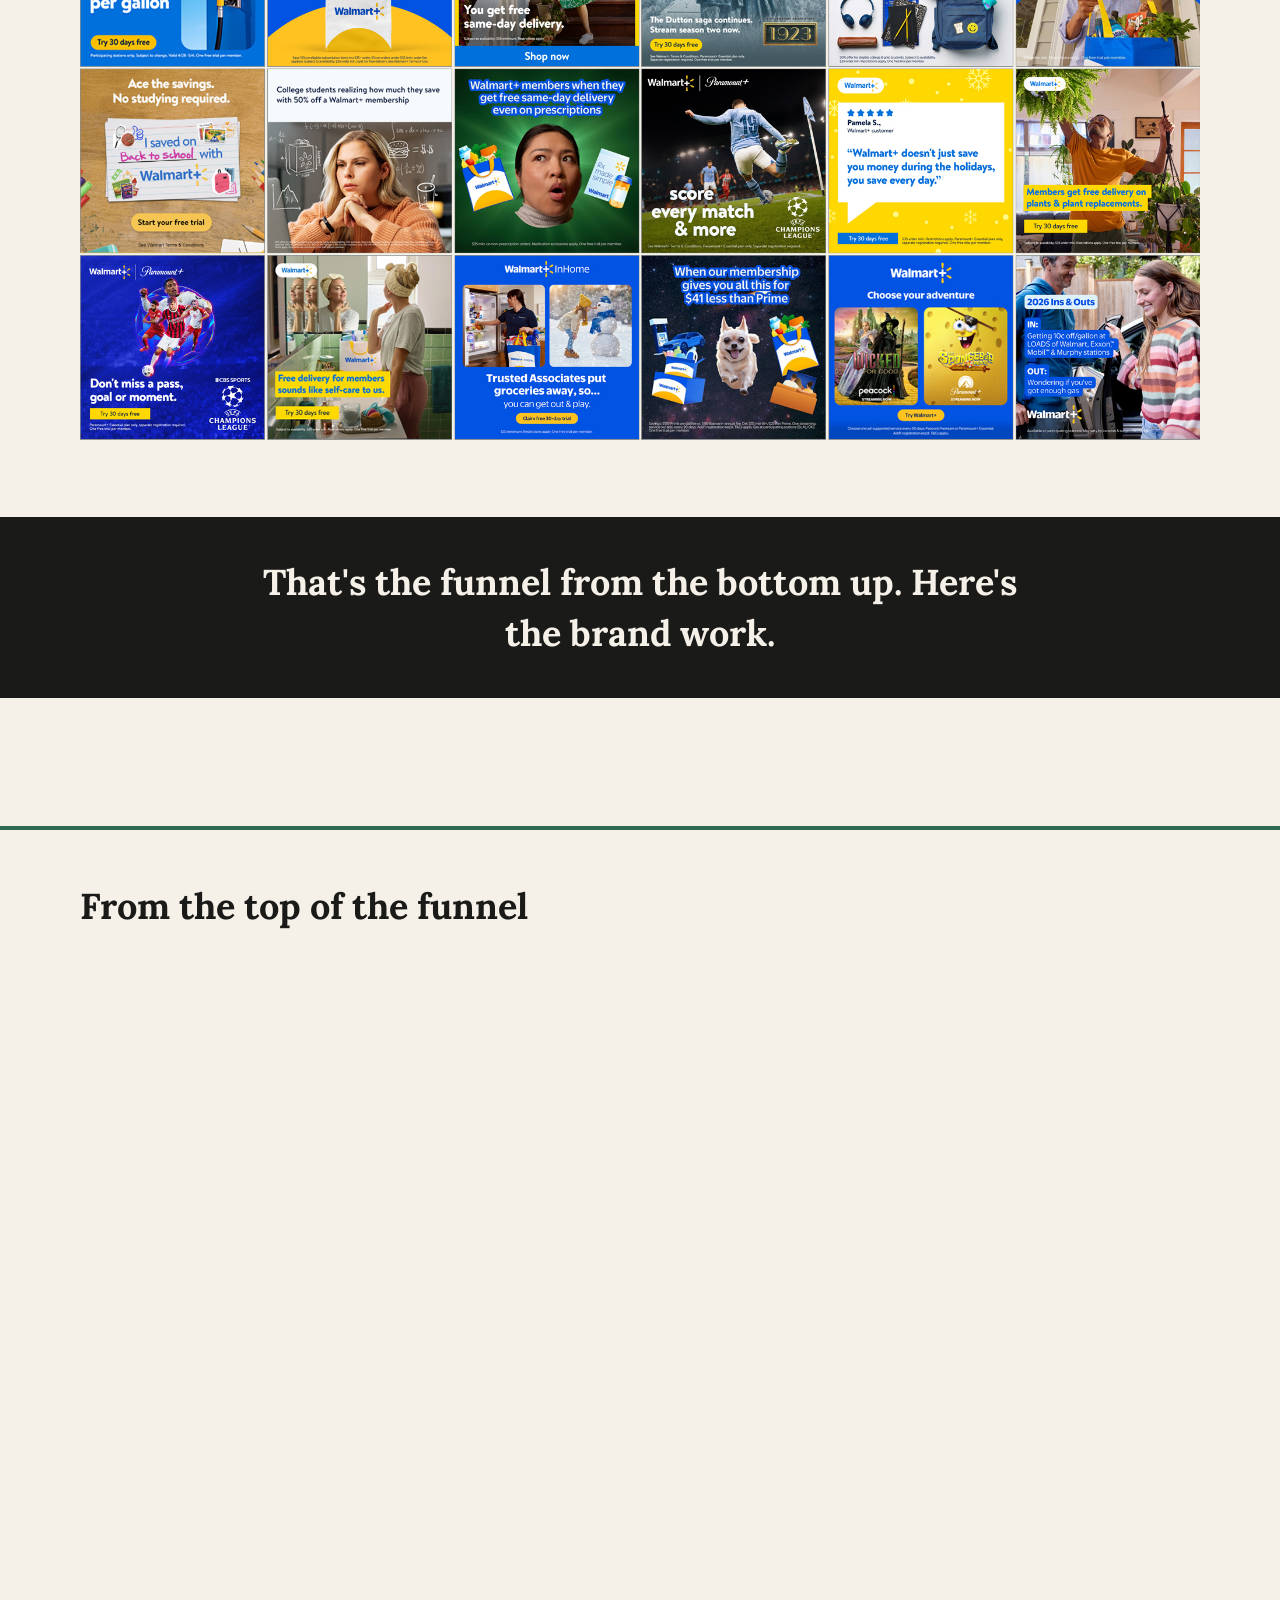
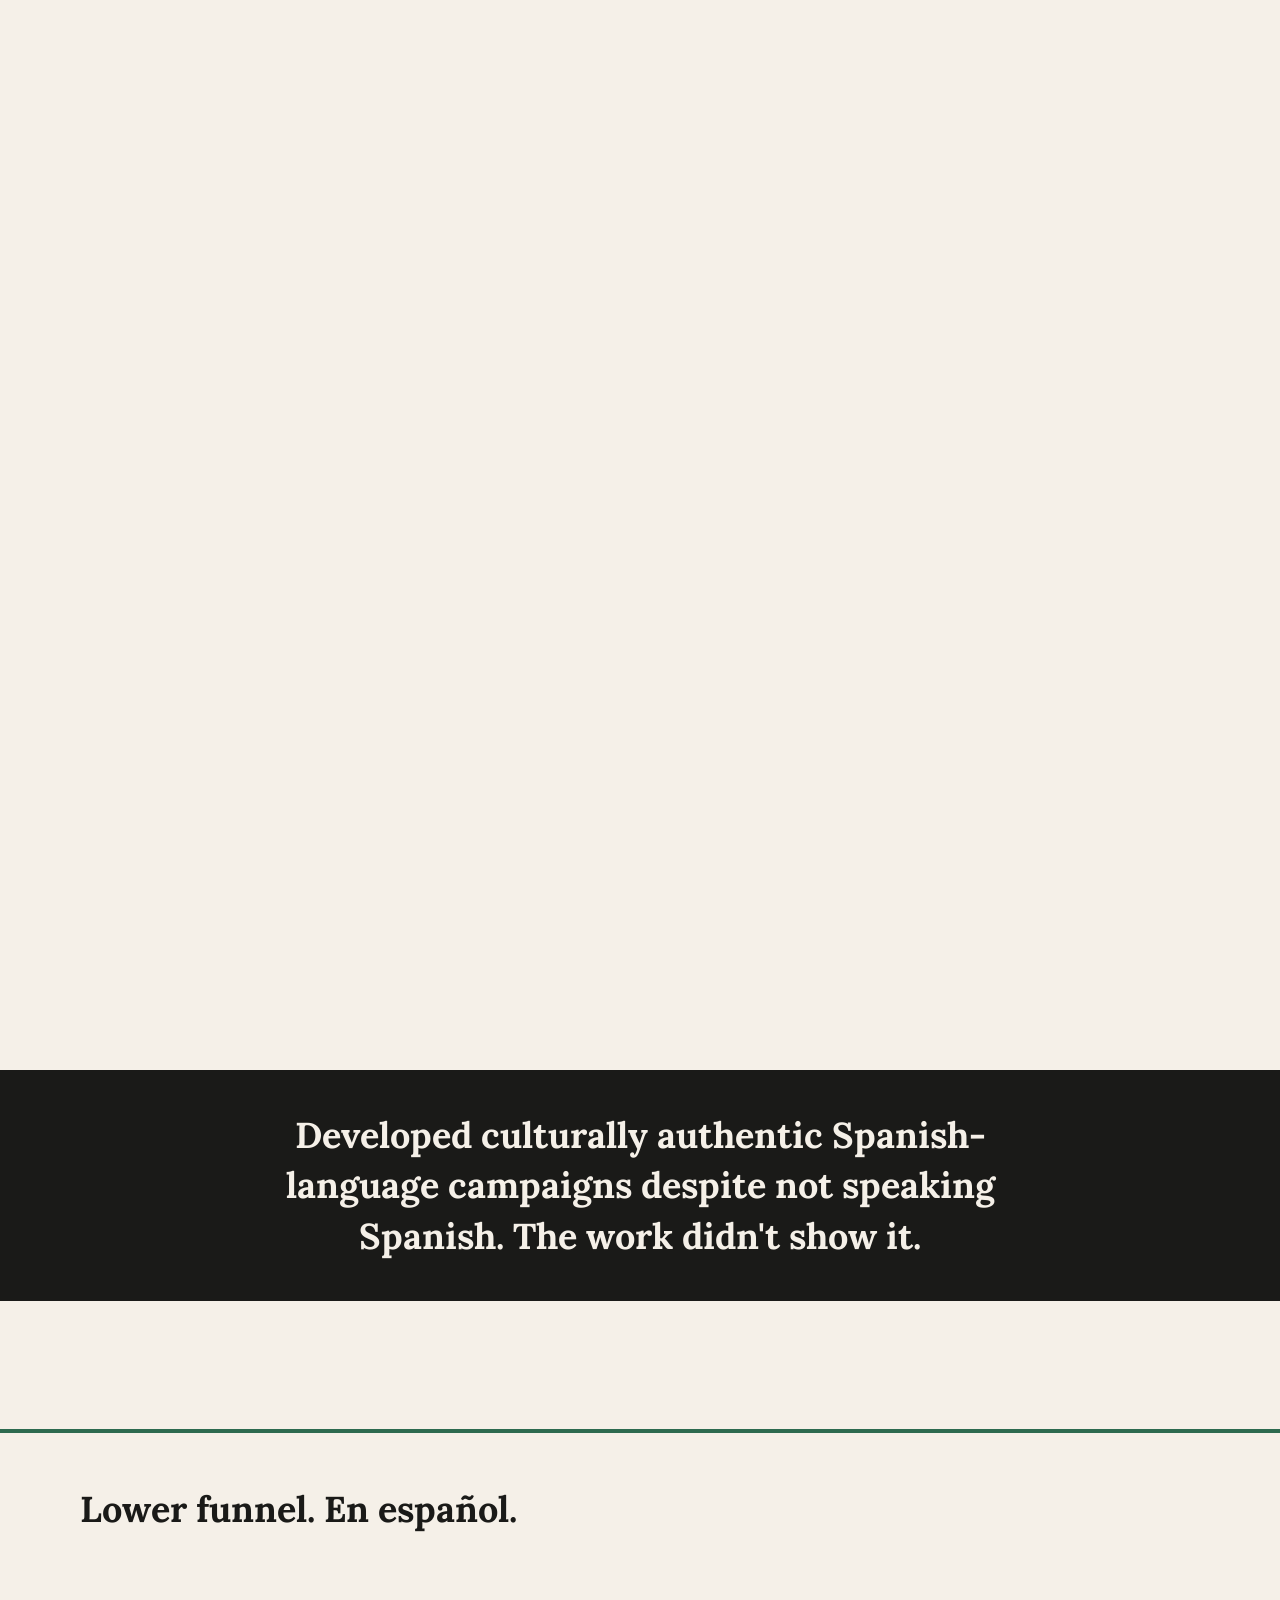
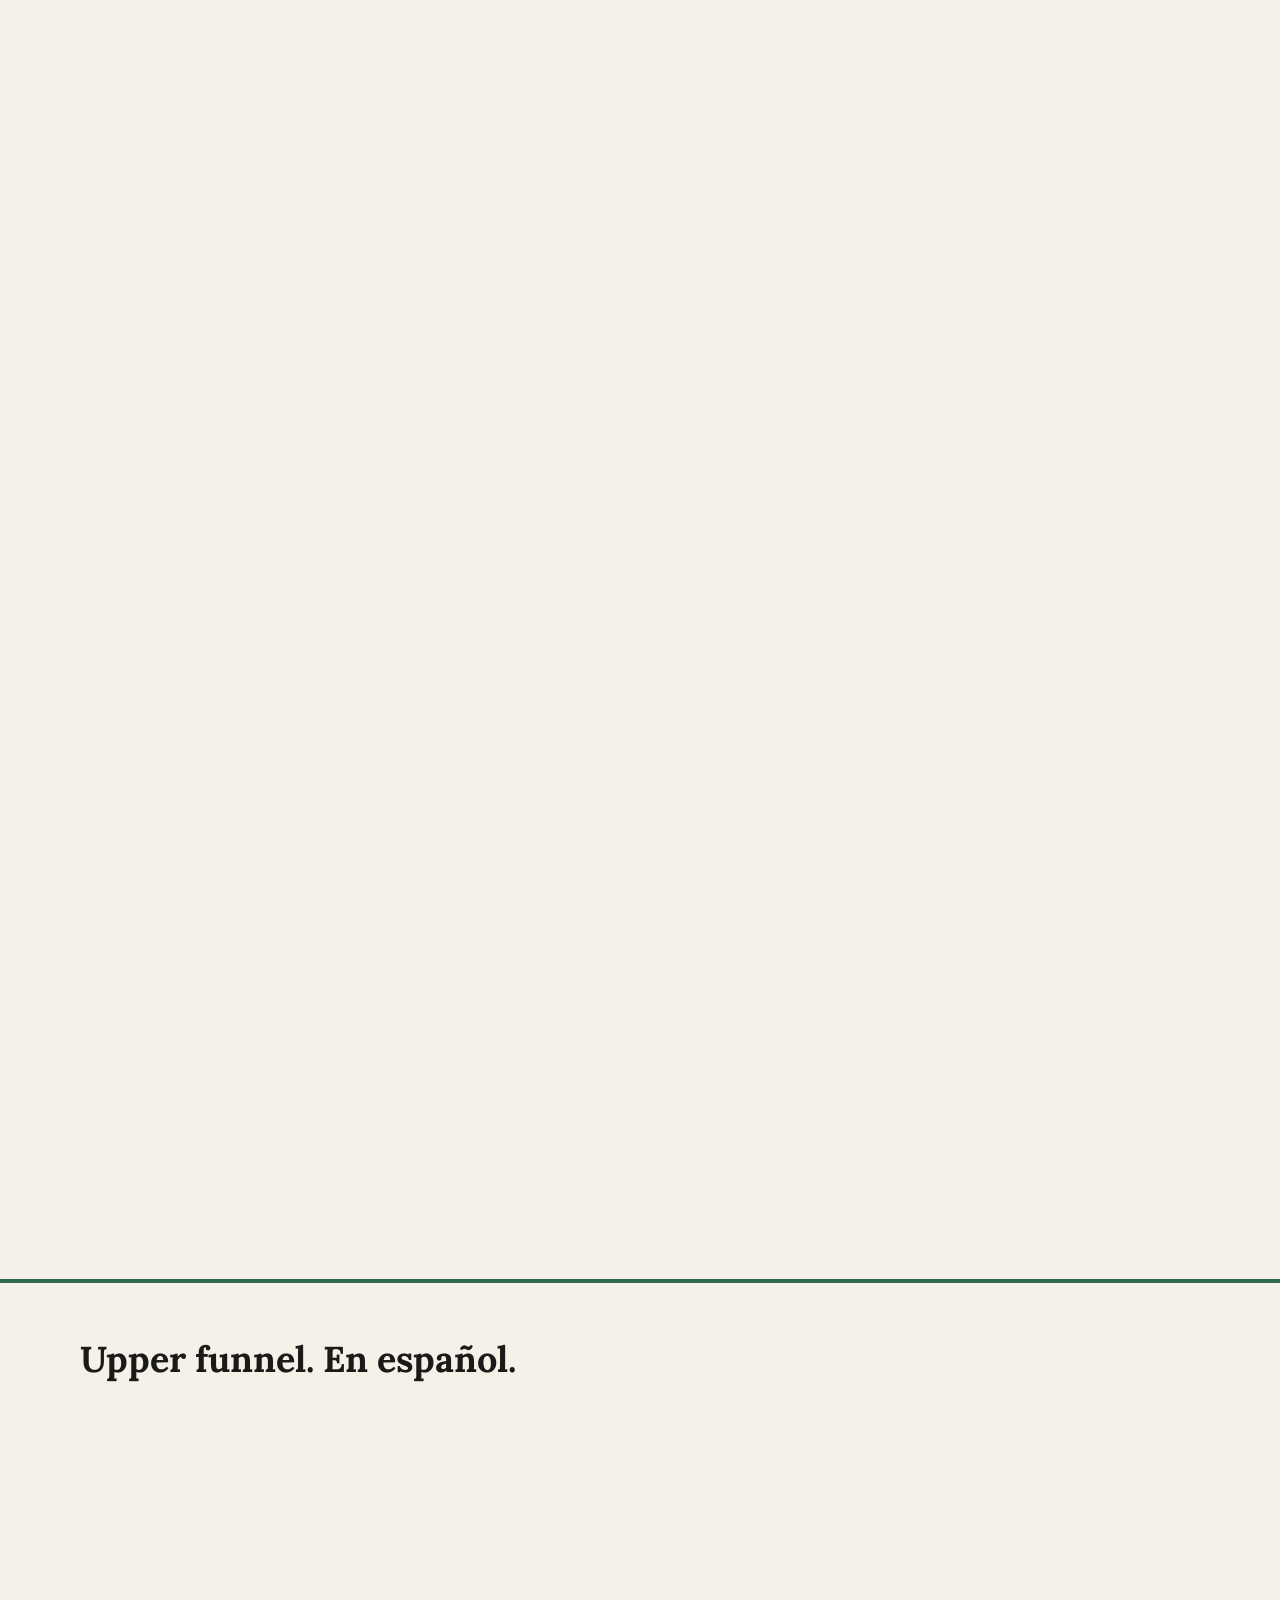
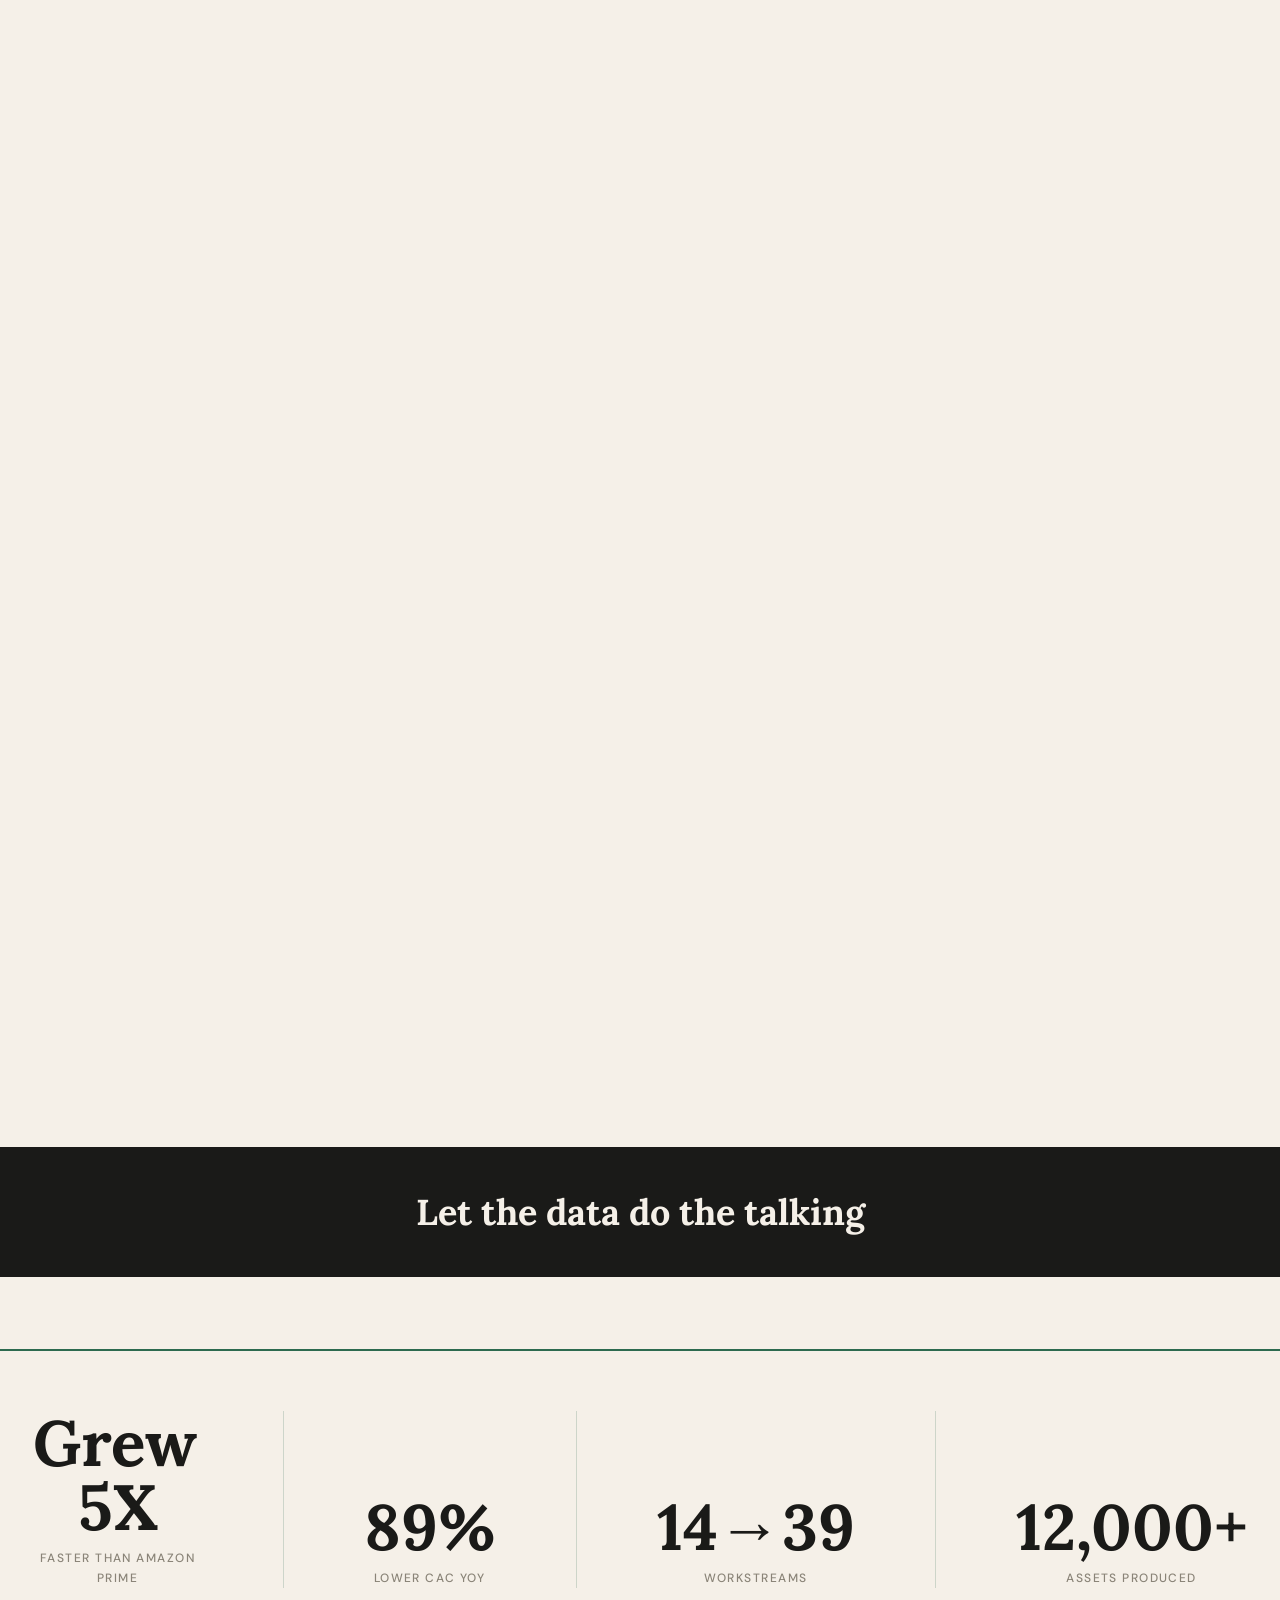
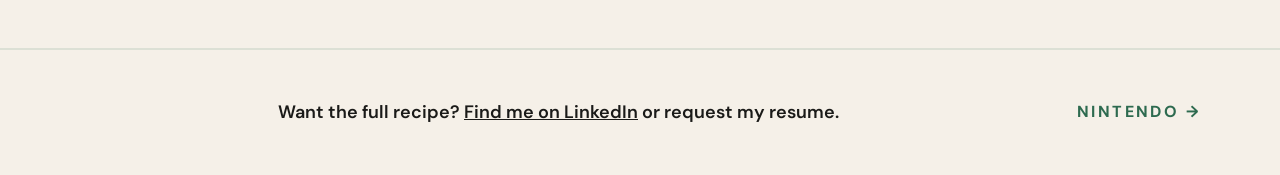
<file: walmart.html>
<!DOCTYPE html>
<html lang="en">
<head>
  <meta property="og:title" content="Walmart+ — Alex Allper" />
  <meta property="og:description" content="Director, Performance Creative Alex Allper scaled Walmart+ creative output 179%, from 14 to 39 workstreams, including Spanish-language campaigns." />
  <meta property="og:image" content="https://alexallper.com/assets/img/walmart-hero.jpg" />
  <meta property="og:url" content="https://alexallper.com/walmart.html" />
  <meta property="og:type" content="website" />
  <meta charset="UTF-8">
  <meta name="viewport" content="width=device-width, initial-scale=1.0">
  <title>Walmart+ — Alex Allper</title>
  <meta name="description" content="Director, Performance Creative Alex Allper scaled Walmart+ creative output 179%, from 14 to 39 workstreams, including Spanish-language campaigns.">
  <link rel="stylesheet" href="css/style-v3.css">
  <script src="https://player.vimeo.com/api/player.js"></script>
  <meta name="version" content="v20260321054903">
  <link rel="icon" type="image/png" href="favicon.png">
</head>
<body class="page-walmart">

  <nav class="nav nav--dark" id="main-nav">
    <a href="index.html" class="nav__logo"><img src="assets/img/logo-black.png" alt="Alex Allper" class="nav__logo-img nav__logo-img--dark"><img src="assets/img/logo-white.png" alt="Alex Allper" class="nav__logo-img nav__logo-img--light"></a>
    <ul class="nav__links">
      <li><a href="index.html" class="active">Work</a></li>
      <li><a href="about.html">About</a></li>
      <li><a href="contact.html">Contact</a></li>
    </ul>
  </nav>

  <section class="client-hero walmart-hero">
    <img src="assets/img/walmart-hero.jpg" alt="Walmart+" class="client-hero__image">
    <div class="client-hero__content">
      <p class="client-hero__stat">Grew Walmart+ 5X faster than Amazon Prime.</p>
      <h1 class="client-hero__headline">Lower funnel by trade.<br>Full funnel by nature.</h1>
    </div>
  </section>

  <div class="client-opening">
    <p>Promoted to lead the department. Grew Walmart+. Outpaced Amazon Prime in the process.</p>
        <p class="client-opening__role"><strong>My role:</strong> Associate Creative Director, Copy &amp; Design. Led a core team of seven. Concept, copy and creative direction for performance and brand, in English and Spanish. Started as Senior Copywriter.</p>
  </div>

  <!-- PERFORMANCE -->
  <div class="work-section">
    <div class="work-label">Performance ads built to stop the scroll and drive results</div>
    <div class="work-grid work-grid--video">
      <div class="work-item work-item--vimeo">
        <div class="vimeo-wrap" style="padding-top:100%;position:relative;">
          <iframe src="https://player.vimeo.com/video/1175347759?title=0&byline=0&portrait=0&badge=0&autopause=0&player_id=0&app_id=58479" frameborder="0" style="border:none;display:block;" allow="autoplay; fullscreen; picture-in-picture; clipboard-write; encrypted-media; web-share" referrerpolicy="strict-origin-when-cross-origin" style="position:absolute;top:0;left:0;width:100%;height:100%;" title="Who Knew"></iframe>
        </div>
      </div>
      <div class="work-item work-item--vimeo-wide">
        <div class="vimeo-wrap" style="padding-top:56.25%;position:relative;">
          <iframe src="https://player.vimeo.com/video/1175347802?title=0&byline=0&portrait=0&badge=0&autopause=0&player_id=0&app_id=58479" frameborder="0" style="border:none;display:block;" allow="autoplay; fullscreen; picture-in-picture; clipboard-write; encrypted-media; web-share" referrerpolicy="strict-origin-when-cross-origin" style="position:absolute;top:0;left:0;width:100%;height:100%;" title="InHome Nielsens"></iframe>
        </div>
      </div>
      <div class="work-item work-item--vimeo">
        <div class="vimeo-wrap" style="padding-top:100%;position:relative;">
          <iframe src="https://player.vimeo.com/video/1175347827?title=0&byline=0&portrait=0&badge=0&autopause=0&player_id=0&app_id=58479" frameborder="0" style="border:none;display:block;" allow="autoplay; fullscreen; picture-in-picture; clipboard-write; encrypted-media; web-share" referrerpolicy="strict-origin-when-cross-origin" style="position:absolute;top:0;left:0;width:100%;height:100%;" title="B2C NoExtraFees"></iframe>
        </div>
      </div>
      <div class="work-item work-item--vimeo-wide">
        <div class="vimeo-wrap" style="padding-top:56.25%;position:relative;">
          <iframe src="https://player.vimeo.com/video/1175347968?title=0&byline=0&portrait=0&badge=0&autopause=0&player_id=0&app_id=58479" frameborder="0" style="border:none;display:block;" allow="autoplay; fullscreen; picture-in-picture; clipboard-write; encrypted-media; web-share" referrerpolicy="strict-origin-when-cross-origin" style="position:absolute;top:0;left:0;width:100%;height:100%;" title="Paying Too Much"></iframe>
        </div>
      </div>
      <div class="work-item work-item--vimeo">
        <div class="vimeo-wrap" style="padding-top:100%;position:relative;">
          <iframe src="https://player.vimeo.com/video/1175347846?title=0&byline=0&portrait=0&badge=0&autopause=0&player_id=0&app_id=58479" frameborder="0" style="border:none;display:block;" allow="autoplay; fullscreen; picture-in-picture; clipboard-write; encrypted-media; web-share" referrerpolicy="strict-origin-when-cross-origin" style="position:absolute;top:0;left:0;width:100%;height:100%;" title="TextChat"></iframe>
        </div>
      </div>
      <div class="work-item work-item--vimeo">
        <div class="vimeo-wrap" style="padding-top:100%;position:relative;">
          <iframe src="https://player.vimeo.com/video/1175347868?title=0&byline=0&portrait=0&badge=0&autopause=0&player_id=0&app_id=58479" frameborder="0" style="border:none;display:block;" allow="autoplay; fullscreen; picture-in-picture; clipboard-write; encrypted-media; web-share" referrerpolicy="strict-origin-when-cross-origin" style="position:absolute;top:0;left:0;width:100%;height:100%;" title="College ColorEffect"></iframe>
        </div>
      </div>
      <div class="work-item work-item--vimeo">
        <div class="vimeo-wrap" style="padding-top:100%;position:relative;">
          <iframe src="https://player.vimeo.com/video/1175348006?title=0&byline=0&portrait=0&badge=0&autopause=0&player_id=0&app_id=58479" frameborder="0" style="border:none;display:block;" allow="autoplay; fullscreen; picture-in-picture; clipboard-write; encrypted-media; web-share" referrerpolicy="strict-origin-when-cross-origin" style="position:absolute;top:0;left:0;width:100%;height:100%;" title="Mom Testimonial Berries"></iframe>
        </div>
      </div>
      <div class="work-item work-item--vimeo">
        <div class="vimeo-wrap" style="padding-top:100%;position:relative;">
          <iframe src="https://player.vimeo.com/video/1175348128?title=0&byline=0&portrait=0&badge=0&autopause=0&player_id=0&app_id=58479" frameborder="0" style="border:none;display:block;" allow="autoplay; fullscreen; picture-in-picture; clipboard-write; encrypted-media; web-share" referrerpolicy="strict-origin-when-cross-origin" style="position:absolute;top:0;left:0;width:100%;height:100%;" title="MVP"></iframe>
        </div>
      </div>
      <div class="work-item work-item--vimeo">
        <div class="vimeo-wrap" style="padding-top:100%;position:relative;">
          <iframe src="https://player.vimeo.com/video/1175348045?title=0&byline=0&portrait=0&badge=0&autopause=0&player_id=0&app_id=58479" frameborder="0" style="border:none;display:block;" allow="autoplay; fullscreen; picture-in-picture; clipboard-write; encrypted-media; web-share" referrerpolicy="strict-origin-when-cross-origin" style="position:absolute;top:0;left:0;width:100%;height:100%;" title="Listacle"></iframe>
        </div>
      </div>
      <div class="work-item work-item--vimeo">
        <div class="vimeo-wrap" style="padding-top:100%;position:relative;">
          <iframe src="https://player.vimeo.com/video/1175348158?title=0&byline=0&portrait=0&badge=0&autopause=0&player_id=0&app_id=58479" frameborder="0" style="border:none;display:block;" allow="autoplay; fullscreen; picture-in-picture; clipboard-write; encrypted-media; web-share" referrerpolicy="strict-origin-when-cross-origin" style="position:absolute;top:0;left:0;width:100%;height:100%;" title="Andy Week"></iframe>
        </div>
      </div>
    </div>
    <div style="display:flex;gap:4px;justify-content:center;margin-top:4px;">
      <div class="work-item work-item--vimeo" style="width:360px;flex-shrink:0;">
        <div class="vimeo-wrap" style="padding-top:177.78%;position:relative;">
          <iframe src="https://player.vimeo.com/video/1175347838?title=0&byline=0&portrait=0&badge=0&autopause=0&player_id=0&app_id=58479" frameborder="0" style="border:none;display:block;" allow="autoplay; fullscreen; picture-in-picture; clipboard-write; encrypted-media; web-share" referrerpolicy="strict-origin-when-cross-origin" style="position:absolute;top:0;left:0;width:100%;height:100%;" title="Flashcards"></iframe>
        </div>
      </div>
      <div class="work-item work-item--vimeo" style="width:360px;flex-shrink:0;">
        <div class="vimeo-wrap" style="padding-top:177.78%;position:relative;">
          <iframe src="https://player.vimeo.com/video/1175348198?title=0&byline=0&portrait=0&badge=0&autopause=0&player_id=0&app_id=58479" frameborder="0" style="border:none;display:block;" allow="autoplay; fullscreen; picture-in-picture; clipboard-write; encrypted-media; web-share" referrerpolicy="strict-origin-when-cross-origin" style="position:absolute;top:0;left:0;width:100%;height:100%;" title="Subscriber Type"></iframe>
        </div>
      </div>
    </div>
  </div>

  <!-- STATICS -->
  <div class="work-section">
    <div class="work-label">Not all heroes wear capes, some are static ads</div>
    <div class="work-item work-item--full">
      <img src="assets/img/walmart-statics.jpg" alt="Walmart+ static ads" class="work-item__image work-item__image--press">
    </div>
  </div>

  <!-- TRANSITION -->
  <div class="callout">
    <p>That's the funnel from the bottom up. Here's the brand work.</p>
  </div>

  <!-- TOP OF FUNNEL / BRAND -->
  <div class="work-section">
    <div class="work-label">From the top of the funnel</div>
    <div class="work-grid work-grid--video">
      <div class="work-item work-item--vimeo-wide">
        <div class="vimeo-wrap" style="padding-top:56.25%;position:relative;">
          <iframe src="https://player.vimeo.com/video/1175351868?title=0&byline=0&portrait=0&badge=0&autopause=0&player_id=0&app_id=58479" frameborder="0" style="border:none;display:block;" allow="autoplay; fullscreen; picture-in-picture; clipboard-write; encrypted-media; web-share" referrerpolicy="strict-origin-when-cross-origin" style="position:absolute;top:0;left:0;width:100%;height:100%;" title="UF InHome Nielsens"></iframe>
        </div>
      </div>
      <div class="work-item work-item--vimeo-wide">
        <div class="vimeo-wrap" style="padding-top:56.25%;position:relative;">
          <iframe src="https://player.vimeo.com/video/1175351941?title=0&byline=0&portrait=0&badge=0&autopause=0&player_id=0&app_id=58479" frameborder="0" style="border:none;display:block;" allow="autoplay; fullscreen; picture-in-picture; clipboard-write; encrypted-media; web-share" referrerpolicy="strict-origin-when-cross-origin" style="position:absolute;top:0;left:0;width:100%;height:100%;" title="UF Week"></iframe>
        </div>
      </div>
      <div class="work-item work-item--vimeo">
        <div class="vimeo-wrap" style="padding-top:100%;position:relative;">
          <iframe src="https://player.vimeo.com/video/1175351976?title=0&byline=0&portrait=0&badge=0&autopause=0&player_id=0&app_id=58479" frameborder="0" style="border:none;display:block;" allow="autoplay; fullscreen; picture-in-picture; clipboard-write; encrypted-media; web-share" referrerpolicy="strict-origin-when-cross-origin" style="position:absolute;top:0;left:0;width:100%;height:100%;" title="UF MomOT"></iframe>
        </div>
      </div>
    </div>
  </div>

  <!-- SPANISH CALLOUT -->
  <div class="callout">
    <p>Developed culturally authentic Spanish-language campaigns despite not speaking Spanish. The work didn't show it.</p>
  </div>

  <!-- LOWER FUNNEL HA -->
  <div class="work-section">
    <div class="work-label">Lower funnel. En español.</div>
    <div style="max-width:600px;">
      <div class="work-item work-item--vimeo">
        <div class="vimeo-wrap" style="padding-top:100%;position:relative;">
          <iframe src="https://player.vimeo.com/video/1175353577?title=0&byline=0&portrait=0&badge=0&autopause=0&player_id=0&app_id=58479" frameborder="0" style="border:none;display:block;" allow="autoplay; fullscreen; picture-in-picture; clipboard-write; encrypted-media; web-share" referrerpolicy="strict-origin-when-cross-origin" style="position:absolute;top:0;left:0;width:100%;height:100%;" title="LF HA USM2.0"></iframe>
        </div>
      </div>
    </div>
    <div style="display:flex;gap:16px;margin-top:4px;">
      <div class="work-item work-item--vimeo" style="width:360px;flex-shrink:0;">
        <div class="vimeo-wrap" style="padding-top:177.78%;position:relative;">
          <iframe src="https://player.vimeo.com/video/1175353609?title=0&byline=0&portrait=0&badge=0&autopause=0&player_id=0&app_id=58479" frameborder="0" style="border:none;display:block;" allow="autoplay; fullscreen; picture-in-picture; clipboard-write; encrypted-media; web-share" referrerpolicy="strict-origin-when-cross-origin" style="position:absolute;top:0;left:0;width:100%;height:100%;" title="LF HA Holiday"></iframe>
        </div>
      </div>
    </div>
  </div>

  <!-- UPPER FUNNEL HA -->
  <div class="work-section">
    <div class="work-label">Upper funnel. En español.</div>
    <div class="work-grid work-grid--2">
      <div class="work-item work-item--vimeo-wide">
        <div class="vimeo-wrap" style="padding-top:56.25%;position:relative;">
          <iframe src="https://player.vimeo.com/video/1175352488?title=0&byline=0&portrait=0&badge=0&autopause=0&player_id=0&app_id=58479" frameborder="0" style="border:none;display:block;" allow="autoplay; fullscreen; picture-in-picture; clipboard-write; encrypted-media; web-share" referrerpolicy="strict-origin-when-cross-origin" style="position:absolute;top:0;left:0;width:100%;height:100%;" title="Futbol"></iframe>
        </div>
      </div>
      <div class="work-item work-item--vimeo-wide">
        <div class="vimeo-wrap" style="padding-top:56.25%;position:relative;">
          <iframe src="https://player.vimeo.com/video/1175352600?title=0&byline=0&portrait=0&badge=0&autopause=0&player_id=0&app_id=58479" frameborder="0" style="border:none;display:block;" allow="autoplay; fullscreen; picture-in-picture; clipboard-write; encrypted-media; web-share" referrerpolicy="strict-origin-when-cross-origin" style="position:absolute;top:0;left:0;width:100%;height:100%;" title="InHome HA"></iframe>
        </div>
      </div>
    </div>
  </div>

    <!-- RESULTS BAR -->
  <div class="callout">
    <p>Let the data do the talking</p>
  </div>
  <div class="results-bar">
    <div class="results-bar__item">
      <div class="results-bar__number"><span class="results-bar__prefix">Grew </span>5X</div>
      <div class="results-bar__label">Faster than Amazon Prime</div>
    </div>
    <div class="results-bar__item">
      <div class="results-bar__number">89%</div>
      <div class="results-bar__label">Lower CAC YoY</div>
    </div>
    <div class="results-bar__item">
      <div class="results-bar__number">14→39</div>
      <div class="results-bar__label">Workstreams</div>
    </div>
    <div class="results-bar__item">
      <div class="results-bar__number">12,000+</div>
      <div class="results-bar__label">Assets produced</div>
    </div>
  </div>

  <div class="bottom-line">
    <p class="bottom-line__text" style="text-align:center;flex:1;">Want the full recipe? <a href="https://linkedin.com/in/alexallper" target="_blank" rel="noopener" style="color:inherit;text-decoration:underline;">Find me on LinkedIn</a> or request my resume.</p>
    <a href="nintendo.html" class="bottom-line__next">Nintendo →</a>
  </div>

  <script src="js/main.js"></script>
</body>
</html>
</file>
<file: css/style-v3.css>
/* ============================================================
   ALEX ALLPER PORTFOLIO — GLOBAL STYLES
   ============================================================ */
@import url('https://fonts.googleapis.com/css2?family=DM+Sans:ital,wght@0,300;0,400;0,500;0,600;0,700;0,800&family=Lora:ital,wght@0,400;0,600;0,700;1,400;1,600;1,700&display=swap');
*, *::before, *::after { box-sizing: border-box; margin: 0; padding: 0; }
:root {
  --cream: #F5F0E8; --black: #1A1A18; --green: #2D6A4F;
  --green-light: #52B788; --gray: #8A8478; --red: #B03A2E; --nav-height: 72px;
}
html { scroll-behavior: smooth; }
body { background: var(--cream); color: var(--black); font-family: 'DM Sans', sans-serif; font-weight: 300; font-size: 16px; line-height: 1.6; -webkit-font-smoothing: antialiased; -moz-osx-font-smoothing: grayscale; overflow-x: hidden; }
body::after { content: ''; position: fixed; inset: 0; background-image: url("data:image/svg+xml,%3Csvg viewBox='0 0 512 512' xmlns='http://www.w3.org/2000/svg'%3E%3Cfilter id='noise'%3E%3CfeTurbulence type='fractalNoise' baseFrequency='0.75' numOctaves='4' stitchTiles='stitch'/%3E%3C/filter%3E%3Crect width='100%25' height='100%25' filter='url(%23noise)'/%3E%3C/svg%3E"); background-size: 200px 200px; mix-blend-mode: overlay; opacity: 0.04; pointer-events: none; z-index: 9999; }
h1, h2, h3, h4 { font-family: 'Lora', serif; font-weight: 400; line-height: 1.1; }
a { color: inherit; text-decoration: none; }
img { display: block; max-width: 100%; }

/* NAV */
.nav { position: fixed; top: 0; left: 0; right: 0; height: var(--nav-height); z-index: 1000; display: flex; align-items: center; justify-content: space-between; padding: 0 60px; background: var(--cream); border-bottom: 1px solid rgba(45, 106, 79, 0.12); transition: background 0.3s ease; }
.nav--dark { background: var(--black); border-bottom-color: rgba(255, 255, 255, 0.06); }
.nav__logo { display: block; line-height: 0; border: none; outline: none; }
.nav__logo-img { height: 40px; width: auto; display: block; border: none; outline: none; box-shadow: none; line-height: 0; }
.nav__logo-img--dark { display: block; }
.nav__logo-img--light { display: none; }
.nav--dark .nav__logo-img--light { display: block; }
.nav--dark .nav__logo-img--dark { display: none; }
.nav__links { display: flex; gap: 36px; list-style: none; }
.nav__links a { font-size: 11px; font-weight: 500; letter-spacing: 0.14em; text-transform: uppercase; color: var(--gray); transition: color 0.2s ease; }
.nav__links a:hover, .nav__links a.active { color: var(--green); }
.nav--dark .nav__links a { color: rgba(245, 240, 232, 0.45); }
.nav--dark .nav__links a:hover, .nav--dark .nav__links a.active { color: var(--green-light); }
.nav-offset { padding-top: var(--nav-height); }
.vimeo-wrap iframe { border: none; outline: none; display: block; }

/* BOTTOM LINE */
.bottom-line { padding: 48px 80px; border-top: 1px solid rgba(45, 106, 79, 0.12); display: flex; align-items: center; justify-content: space-between; gap: 40px; }
.bottom-line__text { font-family: 'DM Sans', sans-serif; font-size: 18px; font-weight: 600; color: var(--black); }
.bottom-line__next, .bottom-line__prev { font-family: 'DM Sans', sans-serif; font-size: 16px; font-weight: 700; letter-spacing: 0.15em; text-transform: uppercase; color: var(--green); white-space: nowrap; transition: color 0.2s ease; text-decoration: none; }
.bottom-line__next:hover, .bottom-line__prev:hover { color: var(--black); }

/* CLIENT HERO */
.client-hero { position: relative; height: 70vh; min-height: 520px; overflow: hidden; background: var(--black); }
.client-hero__image { position: absolute; inset: 0; width: 100%; height: 100%; object-fit: cover; opacity: 0.45; transition: transform 6s ease; }
.client-hero:hover .client-hero__image { transform: scale(1.03); }
.client-hero__content { position: absolute; bottom: 60px; left: 80px; right: 80px; z-index: 2; }
.client-hero__stat { font-family: 'Lora', serif; font-size: 22px; font-style: italic; color: rgba(245, 240, 232, 0.8); margin-bottom: 16px; letter-spacing: 0.02em; }
.client-hero__headline { font-family: 'Lora', serif; font-size: 52px; font-weight: 700; color: var(--cream); line-height: 1.05; max-width: 800px; }
.client-opening { padding: 72px 80px 60px; width: 100%; border-bottom: 1px solid rgba(45, 106, 79, 0.15); }
.client-opening p { font-family: 'DM Sans', sans-serif; font-size: 20px; color: var(--black); line-height: 1.6; font-weight: 600; }

/* HERO POSITION OVERRIDES */
.walmart-hero .client-hero__image { object-position: center 5%; }
.rightbrain-hero .client-hero__image { object-position: center 30%; }
.laangels-hero .client-hero__image { object-position: center top; }

/* WORK SECTION */
.work-section { padding: 56px 80px 72px; }
.work-section + .work-section { padding-top: 0; }
.work-section::before { content: ''; display: block; height: 4px; background: var(--green); margin: 0 -80px 56px -80px; }
.work-label { font-family: 'Lora', serif; font-size: 36px; font-weight: 700; color: var(--black); margin-bottom: 32px; line-height: 1.15; }

/* WORK GRID */
.work-grid { display: grid; gap: 3px; }
.work-grid--2 { grid-template-columns: 1fr 1fr; align-items: start; }
.work-grid--3 { grid-template-columns: repeat(3, 1fr); }
.work-grid--4 { grid-template-columns: repeat(4, 1fr); }
.work-grid--video { display: grid; grid-template-columns: repeat(3, 1fr); gap: 4px; align-items: start; }
.work-grid--video .work-item--vimeo { align-self: start; overflow: visible; background: none !important; line-height: 0; }
.work-grid--2 .work-item--vimeo, .work-grid--2 .work-item { align-self: start; }
.work-grid--video .vimeo-wrap { position: relative; width: 100%; }
.work-grid--video .vimeo-wrap iframe { position: absolute; top: 0; left: 0; width: 100%; height: 100%; display: block; }
.work-item--vimeo-wide { grid-column: 1 / -1; overflow: visible; background: none; line-height: 0; }
.work-item--vimeo-wide .vimeo-wrap { position: relative; width: 100%; line-height: 0; }
.work-item--vimeo-wide .vimeo-wrap iframe { position: absolute; top: 0; left: 0; width: 100%; height: 100%; display: block; }
.work-item { background: var(--black); position: relative; overflow: hidden; }
.work-item--vimeo, .work-item--vimeo-wide { background: none; overflow: visible; }
.work-item--vimeo { overflow: visible; }
.work-item--vimeo .vimeo-wrap { position: relative; width: 100%; }
.work-item--vimeo .vimeo-wrap iframe { position: absolute; top: 0; left: 0; width: 100%; height: 100%; display: block; background: transparent; }
.work-item__image { width: 100%; aspect-ratio: 16/10; object-fit: cover; opacity: 0.9; display: block; }
.work-item--2col { grid-column: span 2; }
.work-item--full { width: 100%; }
.work-item--full .work-item__image { aspect-ratio: 16/7; }

/* PRESS IMAGES */
.work-item__image--press { width: 100%; max-width: 100%; height: auto; aspect-ratio: unset; object-fit: unset; object-position: unset; opacity: 1; display: block; }
.work-item--full .work-item__image--press { max-width: 100%; margin: 0 auto; aspect-ratio: unset !important; object-fit: unset !important; height: auto !important; width: 100% !important; }
.work-item:has(.work-item__image--press) { background: var(--cream); overflow: visible; height: auto; }

/* CALLOUT */
.callout { background: var(--black); padding: 40px 80px; margin: 0 0 72px; text-align: center; }
.callout p { font-family: 'Lora', serif; font-size: 36px; line-height: 1.4; color: var(--cream); font-weight: 700; max-width: 800px; margin: 0 auto; }

/* INSIGHT BLOCK */
.insight-block { padding: 60px 80px; background: var(--black); }
.insight-block p { font-family: 'Lora', serif; font-size: 24px; font-style: italic; color: var(--cream); line-height: 1.5; max-width: 800px; }

/* RESULTS BAR */
.results-bar { padding: 60px 80px; border-top: 2px solid var(--green); border-bottom: 1px solid rgba(45, 106, 79, 0.12); display: flex; gap: 0; align-items: stretch; justify-content: center; background: var(--cream); text-align: center; }
.results-bar__item { display: flex; flex-direction: column; align-items: center; justify-content: flex-end; gap: 10px; padding: 0 80px; border-right: 1px solid rgba(45, 106, 79, 0.2); }
.results-bar__item:first-child { border-left: 1px solid rgba(45, 106, 79, 0.2); }
.results-bar__number { font-family: 'Lora', serif; font-size: 64px; font-weight: 700; color: var(--black); line-height: 1; }
.results-bar__prefix { font-family: 'Lora', serif; font-size: 64px; font-weight: 700; color: var(--black); line-height: 1; margin-right: 6px; }
.results-bar__label { font-size: 12px; font-weight: 500; letter-spacing: 0.12em; text-transform: uppercase; color: var(--gray); }

/* PULL QUOTE */
.pull-quote { padding: 60px 80px; border-top: 1px solid rgba(45, 106, 79, 0.12); border-bottom: 1px solid rgba(45, 106, 79, 0.12); }
.pull-quote p { font-family: 'Lora', serif; font-style: italic; font-size: 28px; color: var(--black); line-height: 1.6; font-weight: 400; text-align: center; }

/* HOMEPAGE HERO */
.home-hero { background: var(--black); padding: calc(var(--nav-height) + 40px) 60px 80px; min-height: 78vh; display: flex; flex-direction: column; justify-content: center; align-items: center; text-align: center; }
.home-hero__eyebrow { font-size: 14px; font-weight: 600; letter-spacing: 0.25em; text-transform: uppercase; color: var(--green-light); margin-bottom: 24px; }
.home-hero__title { font-family: 'Lora', serif; font-style: italic; font-weight: 900; font-size: clamp(80px, 10vw, 130px); color: var(--cream); line-height: 0.95; margin-bottom: 32px; }
.home-hero__rule { width: 48px; height: 2px; background: var(--green); margin-bottom: 24px; }
.home-hero__subhead { font-family: 'Lora', serif; font-style: italic; font-size: 28px; color: rgba(245, 240, 232, 0.5); max-width: 600px; line-height: 1.4; }

/* HOMEPAGE GRID */
.home-grid { display: grid; grid-template-columns: repeat(2, 1fr); gap: 3px; background: #2A2A28; }
.grid-box { position: relative; overflow: hidden; cursor: pointer; background: #1E2420; min-height: 280px; display: flex; flex-direction: column; justify-content: flex-end; padding: 36px 32px; text-decoration: none; }
.grid-box--feature { grid-column: span 2; min-height: 360px; }
.grid-box--full { grid-column: 1 / -1; min-height: 480px; }
.grid-box::before { content: ''; position: absolute; inset: 0; background: rgba(26, 26, 24, 0.52); transition: background 0.4s ease; z-index: 1; pointer-events: none; }
.grid-box:hover::before { background: rgba(26, 26, 24, 0.12); }
.grid-box__bg { position: absolute; inset: 0; width: 100%; height: 100%; object-fit: cover; transition: transform 0.6s ease; z-index: 0; pointer-events: none; }
.grid-box:hover .grid-box__bg { transform: scale(1.06); }
.grid-box video.grid-box__bg { position: absolute; inset: 0; width: 100%; height: 100%; object-fit: cover; z-index: 0; pointer-events: none; }
.grid-box__content { position: relative; z-index: 3; pointer-events: none; }
.grid-box__client { font-size: 19px; font-weight: 600; letter-spacing: 0.15em; text-transform: uppercase; color: var(--green-light); margin-bottom: 12px; }
.grid-box__stat { font-family: 'Lora', serif; font-size: 22px; font-weight: 700; color: var(--cream); line-height: 1.2; margin-bottom: 12px; }
.grid-box--feature .grid-box__stat { font-size: 26px; }
.grid-box__headline { font-family: 'Lora', serif; font-size: 17px; font-style: italic; font-weight: 400; color: rgba(245, 240, 232, 0.5); line-height: 1.4; transition: color 0.2s ease; }
.grid-box:hover .grid-box__headline { color: rgba(245, 240, 232, 0.75); }
.grid-box__line { position: absolute; bottom: 0; left: 0; right: 0; height: 3px; background: var(--green-light); transform: scaleX(0); transform-origin: left; transition: transform 0.4s ease; z-index: 3; pointer-events: none; }
.grid-box:hover .grid-box__line { transform: scaleX(1); }

/* MORE WINS */
.mw-editorial { padding: 40px 80px 0; max-width: 860px; }
.mw-headline { font-family: 'Lora', serif; font-size: 32px; font-weight: 700; color: var(--black); line-height: 1.2; margin-bottom: 16px; }
.mw-copy { font-family: 'DM Sans', sans-serif; font-size: 17px; font-weight: 300; color: var(--gray); line-height: 1.7; }

/* ABOUT PAGE */
.about-hero { background: var(--black); padding: calc(var(--nav-height) + 80px) 80px 100px; }
.about-hero__eyebrow { font-size: 14px; font-weight: 700; letter-spacing: 0.25em; text-transform: uppercase; color: var(--green-light); margin-bottom: 20px; }
.about-hero__title { font-family: 'Lora', serif; font-style: italic; font-weight: 900; font-size: clamp(60px, 8vw, 100px); color: var(--cream); line-height: 0.95; }
.about-content { display: grid; grid-template-columns: 1fr 1fr; gap: 80px; padding: 80px; align-items: start; }
.about-copy p { font-size: 16px; line-height: 1.8; color: var(--black); font-weight: 300; margin-bottom: 24px; }
.about-copy p:last-child { margin-bottom: 0; }
.about-image { position: sticky; top: calc(var(--nav-height) + 40px); }
.about-image img { width: 100%; aspect-ratio: 3/4; object-fit: cover; }

/* CONTACT PAGE */
.contact-hero { background: var(--black); padding: calc(var(--nav-height) + 80px) 80px 100px; min-height: 60vh; display: flex; flex-direction: column; justify-content: flex-end; }
.contact-hero__title { font-family: 'Lora', serif; font-style: italic; font-weight: 900; font-size: clamp(40px, 6vw, 80px); color: var(--cream); line-height: 1; margin-bottom: 32px; }
.contact-hero__subhead { font-family: 'Lora', serif; font-style: italic; font-size: 20px; color: rgba(245, 240, 232, 0.5); margin-bottom: 48px; max-width: 480px; }
.contact-links { display: flex; flex-direction: column; gap: 16px; }
.contact-link { font-size: 13px; font-weight: 500; letter-spacing: 0.08em; color: var(--cream); text-decoration: none; display: inline-flex; align-items: center; gap: 12px; transition: color 0.2s ease; }
.contact-link:hover { color: var(--green-light); }
.contact-link::before { content: ''; width: 24px; height: 1px; background: currentColor; transition: width 0.2s ease; }
.contact-link:hover::before { width: 40px; }

/* 404 PAGE */
.not-found { min-height: 78vh; display: flex; flex-direction: column; align-items: center; justify-content: center; text-align: center; padding: 60px; background: var(--black); }
.not-found__title { font-family: 'Lora', serif; font-style: italic; font-weight: 900; font-size: clamp(80px, 15vw, 180px); color: rgba(245, 240, 232, 0.08); line-height: 1; margin-bottom: 32px; }
.not-found__message { font-family: 'Lora', serif; font-style: italic; font-size: 24px; color: var(--cream); margin-bottom: 40px; max-width: 500px; line-height: 1.4; }
.not-found__link { font-size: 11px; font-weight: 600; letter-spacing: 0.2em; text-transform: uppercase; color: var(--green-light); text-decoration: none; transition: color 0.2s ease; }
.not-found__link:hover { color: var(--cream); }

/* ANIMATIONS */
@keyframes fadeUp { from { opacity: 0; transform: translateY(20px); } to { opacity: 1; transform: translateY(0); } }
.fade-up { opacity: 0; animation: fadeUp 0.7s ease forwards; }
.fade-up--delay-1 { animation-delay: 0.1s; }
.fade-up--delay-2 { animation-delay: 0.2s; }
.fade-up--delay-3 { animation-delay: 0.35s; }

/* SITE FOOTER */
.site-footer { padding: 32px 60px; border-top: 1px solid rgba(45, 106, 79, 0.12); display: flex; align-items: center; justify-content: space-between; background: var(--cream); }
.site-footer__logo { font-family: 'Lora', serif; font-style: italic; font-size: 17px; color: var(--gray); }
.site-footer__copy { font-size: 11px; color: rgba(138, 132, 120, 0.5); font-weight: 300; }
.site-footer__links { display: flex; gap: 24px; font-size: 11px; font-weight: 600; letter-spacing: 0.14em; text-transform: uppercase; color: var(--gray); }
.site-footer__links a:hover { color: var(--green); }

/* ============================================================
   MOBILE — max-width 768px
   ============================================================ */
@media (max-width: 768px) {

  /* NAV */
  .nav { padding: 0 24px; }
  .nav__links { gap: 20px; }
  .nav__links a { font-size: 10px; }
  .nav__logo-img { height: 32px; }

  /* HOME HERO */
  .home-hero { padding: calc(var(--nav-height) + 32px) 24px 48px; min-height: 60vh; }
  .home-hero__title { font-size: clamp(52px, 14vw, 80px); }
  .home-hero__subhead { font-size: 20px; }

  /* HOME GRID */
  .home-grid { grid-template-columns: 1fr; }
  .grid-box--full { min-height: 320px; }
  .grid-box { min-height: 260px; padding: 24px; }
  .grid-box__client { font-size: 14px; }
  .grid-box__stat { font-size: 18px; }
  .grid-box__headline { font-size: 14px; }

  /* CLIENT HERO */
  .client-hero { height: 50vh; min-height: 320px; }
  .client-hero__content { bottom: 32px; left: 24px; right: 24px; }
  .client-hero__stat { font-size: 16px; }
  .client-hero__headline { font-size: 32px; }

  /* CLIENT OPENING */
  .client-opening { padding: 40px 24px 32px; }
  .client-opening p { font-size: 17px; }

  /* WORK SECTIONS */
  .work-section { padding: 40px 24px 48px; }
  .work-section::before { margin: 0 -24px 40px -24px; }
  .work-label { font-size: 26px; margin-bottom: 24px; }

  /* WORK GRIDS */
  .work-grid--2, .work-grid--3, .work-grid--4, .work-grid--video { grid-template-columns: 1fr; }
  .work-item--vimeo-wide { grid-column: 1; }

  /* 9:16 PORTRAIT VIDEO ROWS */
  div[style*="display:flex"] { flex-direction: column; align-items: center; }
  .work-item--vimeo[style*="width:360px"] { width: 100% !important; }

  /* CALLOUT */
  .callout { padding: 32px 24px; margin: 0 0 48px; }
  .callout p { font-size: 24px; }

  /* INSIGHT BLOCK */
  .insight-block { padding: 40px 24px; }
  .insight-block p { font-size: 18px; }

  /* RESULTS BAR */
  .results-bar { flex-direction: column; padding: 40px 24px; align-items: center; gap: 32px; }
  .results-bar__item { border-right: none; border-left: none !important; border-bottom: 1px solid rgba(45, 106, 79, 0.2); padding: 0 0 32px 0; width: 100%; }
  .results-bar__item:last-child { border-bottom: none; padding-bottom: 0; }
  .results-bar__number { font-size: 48px; }

  /* PULL QUOTE */
  .pull-quote { padding: 40px 24px; }
  .pull-quote p { font-size: 22px; }

  /* BOTTOM LINE */
  .bottom-line { padding: 32px 24px; flex-wrap: wrap; justify-content: space-between; gap: 16px; }
  .bottom-line__prev { order: 1; }
  .bottom-line__next { order: 2; }
  .bottom-line__text { order: 3; flex: 0 0 100%; width: 100%; font-size: 15px; text-align: center !important; margin-top: 8px; }

  /* MORE WINS */
  .mw-editorial { padding: 24px 24px 0; }
  .mw-headline { font-size: 24px; }

  /* ABOUT */
  .about-hero { padding: calc(var(--nav-height) + 40px) 24px 48px; }
  .about-hero__title { font-size: clamp(48px, 12vw, 80px); }
  .about-content { grid-template-columns: 1fr; gap: 40px; padding: 40px 24px; }
  .about-image { position: static; }

  /* CONTACT */
  .contact-hero { padding: calc(var(--nav-height) + 40px) 24px 48px; }
  .contact-hero__title { font-size: clamp(32px, 10vw, 60px); }

  /* SITE FOOTER */
  .site-footer { flex-direction: column; gap: 16px; padding: 32px 24px; text-align: center; }

}
.client-opening .client-opening__role { margin-top: 20px; font-family: 'DM Sans', sans-serif; font-size: 18px; font-weight: 400; color: #55524C; line-height: 1.7; }
.client-opening__role strong { font-weight: 600; color: var(--green); }
@media (max-width: 768px) { .client-opening .client-opening__role { font-size: 16px; margin-top: 16px; } }
</file>
